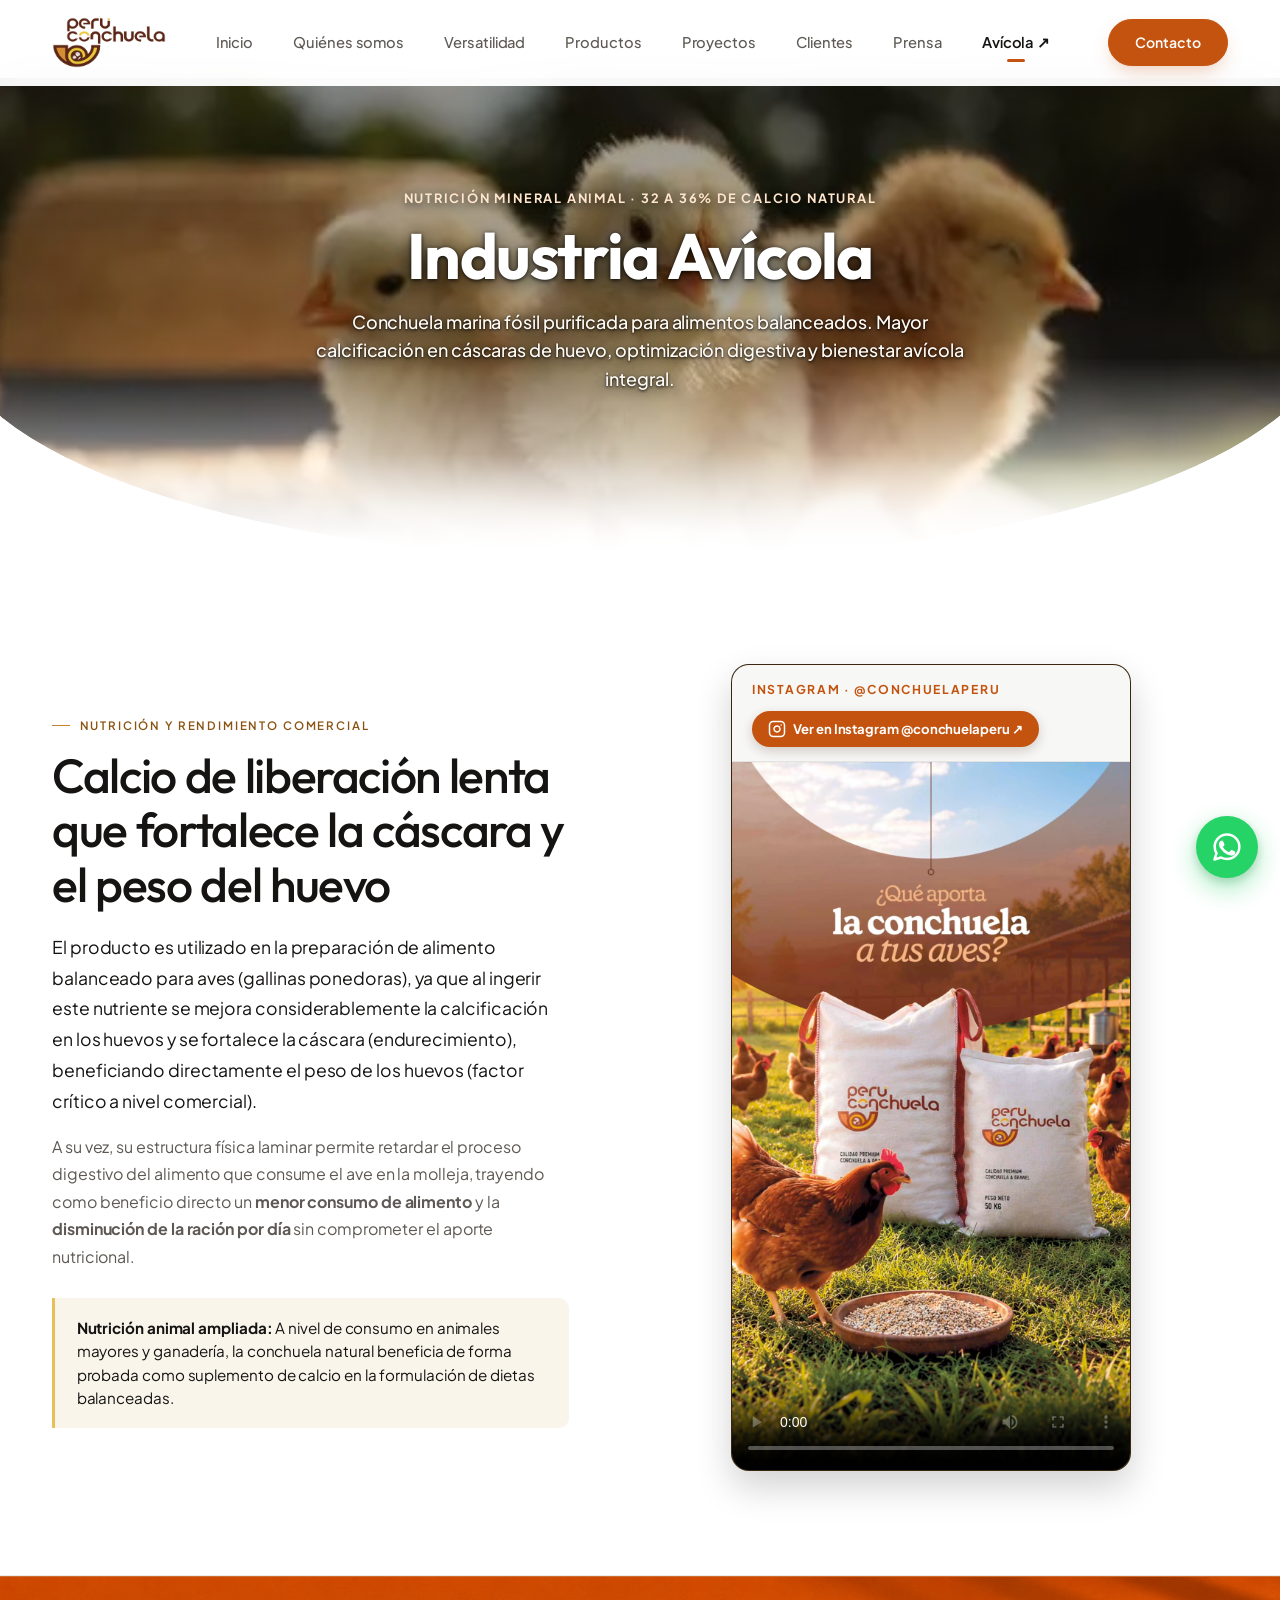
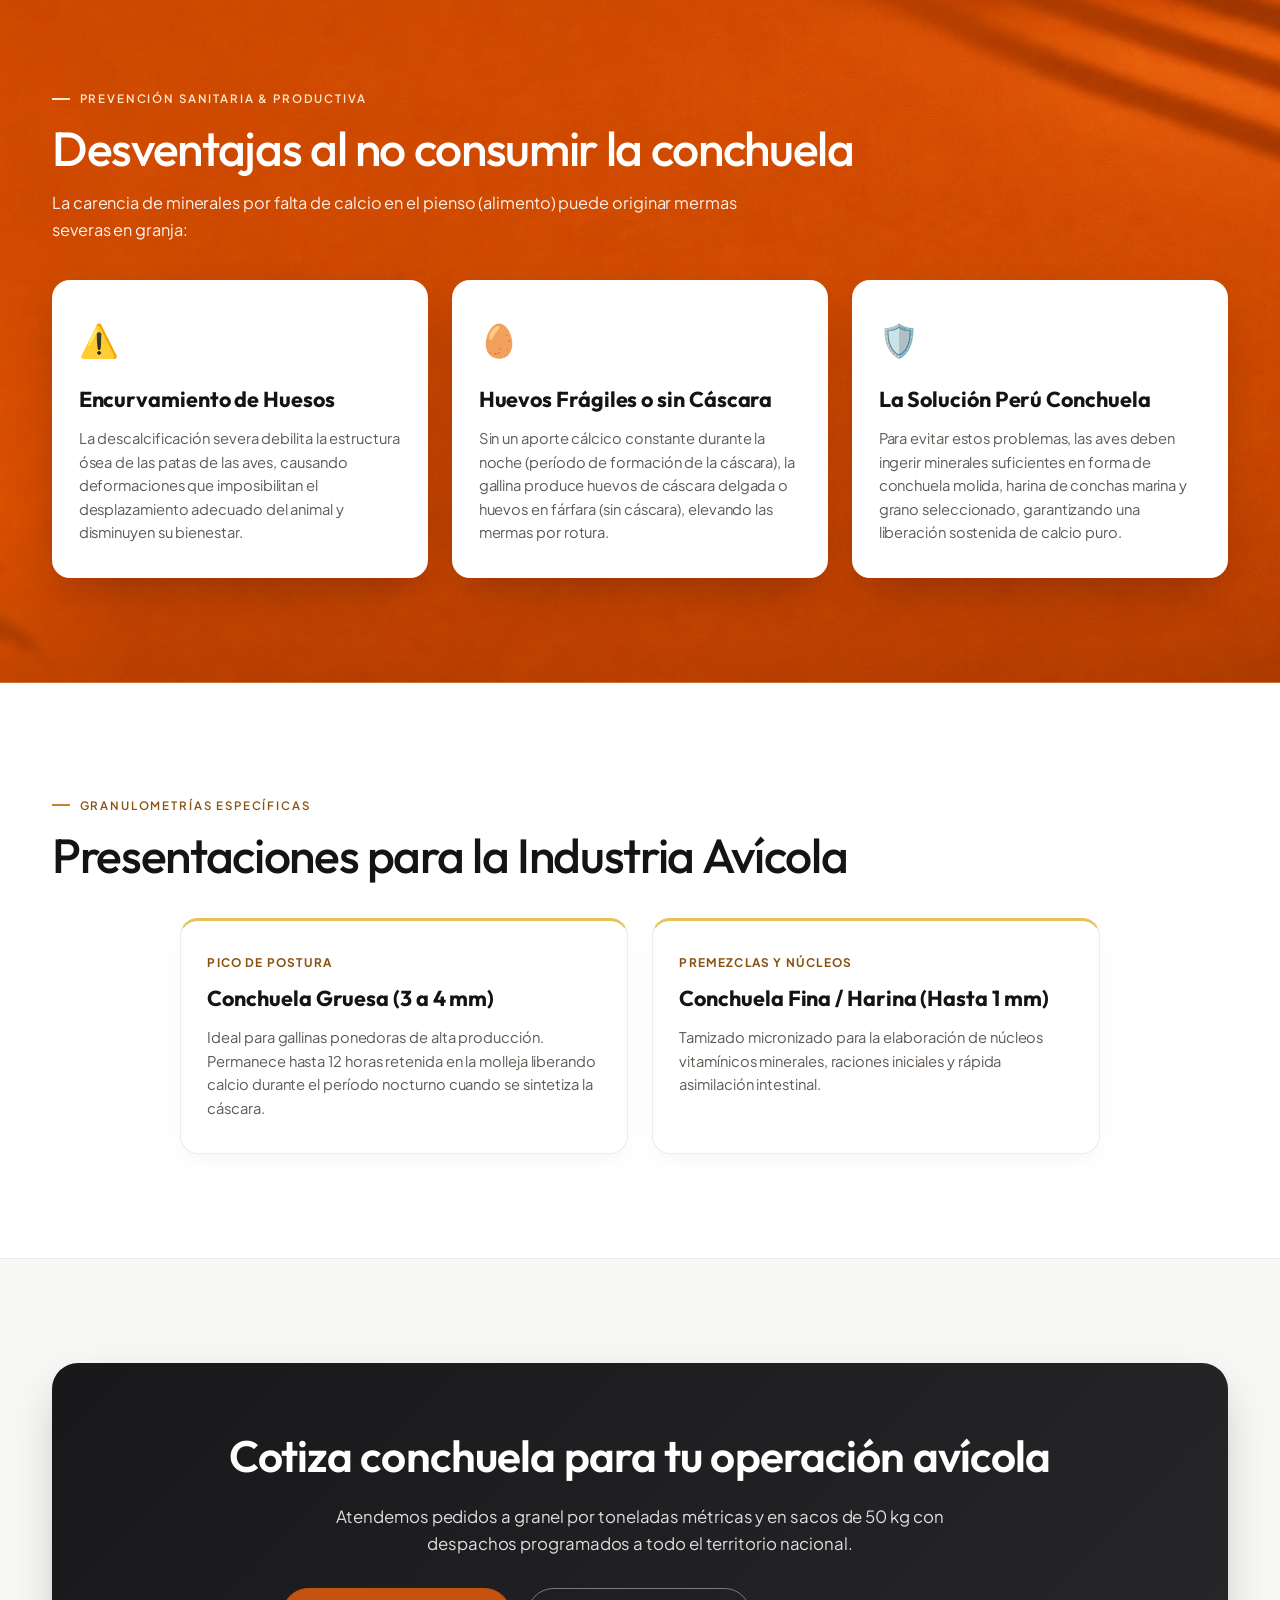
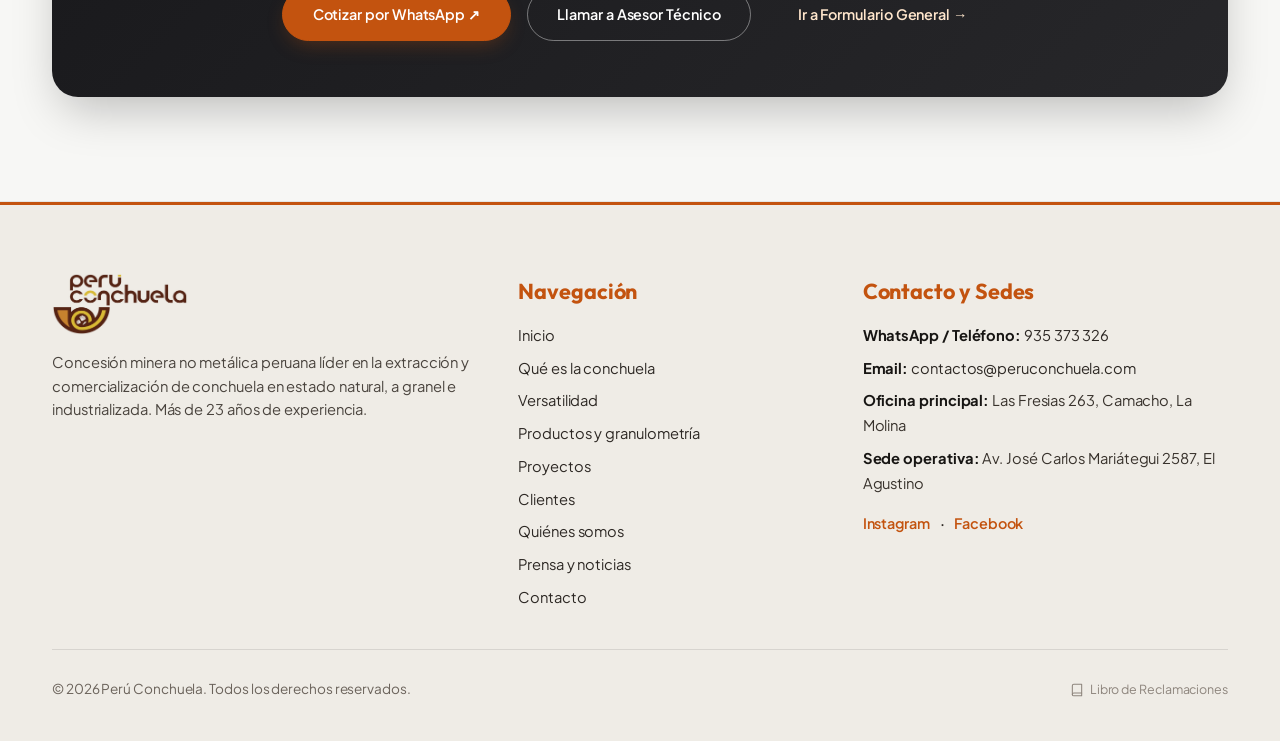
<file: avicola.html>
<!DOCTYPE html>
<html lang="es-PE">
<head>
  <meta charset="UTF-8">
  <meta name="viewport" content="width=device-width, initial-scale=1.0">
  <title>Sector Avícola | Perú Conchuela · Calcio Natural de Alta Asimilación (32 a 36%)</title>
  <meta name="description" content="Insumo mineral natural para la nutrición de aves ponedoras. 32 a 36% de calcio biogénico para fortalecer la cáscara del huevo, mejorar el peso comercial y optimizar la digestión.">
  <meta name="robots" content="index, follow">
  <meta name="referrer" content="strict-origin-when-cross-origin">
  <meta http-equiv="X-Content-Type-Options" content="nosniff">
  <meta http-equiv="Content-Security-Policy" content="default-src 'self'; script-src 'self'; style-src 'self' 'unsafe-inline'; font-src 'self'; img-src 'self' data: https:; media-src 'self'; frame-src https://www.google.com https://maps.google.com; connect-src 'self'; object-src 'none'; base-uri 'self'; form-action 'self'; upgrade-insecure-requests">
  <meta name="theme-color" content="#FFFFFF">
  <link rel="canonical" href="https://peruconchuela.com/avicola.html">

  <!-- Favicon -->
  <link rel="icon" type="image/svg+xml" href="assets/img/favicon.svg">

  <!-- Tipografías locales de alta fidelidad precargadas (Zero-CDN: RGPD / LG München 3 O 17493/20) -->
  <link rel="preload" href="assets/fonts/outfit-latin.woff2" as="font" type="font/woff2" crossorigin>
  <link rel="preload" href="assets/fonts/plus-jakarta-sans-latin.woff2" as="font" type="font/woff2" crossorigin>

  <!-- Hoja de estilos -->
  <link rel="stylesheet" href="css/styles.css">
  <script src="js/reset-scroll.js"></script>
</head>
<body class="page-avicola">

  <!-- HEADER NAVEGACIÓN IDÉNTICO A LA PRINCIPAL -->
  <header class="site-header" id="site-header">
    <div class="container header-inner">
      <a href="index.html#inicio" class="brand-logo" aria-label="Perú Conchuela - Ir al inicio">
        <img src="assets/img/logo.webp" alt="Logotipo de Perú Conchuela, concesión minera no metálica" width="240" height="111">
      </a>

      <button class="nav-toggle" id="nav-toggle" type="button" aria-expanded="false" aria-controls="primary-nav" aria-label="Abrir menú de navegación">
        <span class="nav-toggle-bar"></span>
        <span class="nav-toggle-bar"></span>
        <span class="nav-toggle-bar"></span>
      </button>

      <nav class="primary-nav" id="primary-nav" aria-label="Navegación principal">
        <ul class="nav-list">
          <li><a href="index.html#inicio" class="nav-link">Inicio</a></li>
          <li><a href="index.html#quienes-somos" class="nav-link">Quiénes somos</a></li>
          <li><a href="index.html#versatilidad" class="nav-link">Versatilidad</a></li>
          <li><a href="index.html#productos" class="nav-link">Productos</a></li>
          <li><a href="index.html#proyectos" class="nav-link">Proyectos</a></li>
          <li><a href="index.html#clientes" class="nav-link">Clientes</a></li>
          <li><a href="prensa.html" class="nav-link">Prensa</a></li>
          <li><a href="avicola.html" class="nav-link nav-link-special is-active">Avícola ↗</a></li>
        </ul>
        <a href="index.html#contacto" class="btn btn-primary nav-cta">Contacto</a>
      </nav>
    </div>
  </header>

  <main id="contenido-principal">
    <!-- HERO SECTOR AVÍCOLA CON MEDIALUNA DE POLLITOS DESVANECIDA -->
    <section class="avicola-hero-section" aria-labelledby="avicola-hero-title">
      <div class="avicola-hero-crescent" aria-hidden="true"></div>
      <div class="container">
        <div class="avicola-hero-box">
          <span class="avicola-eyebrow">Nutrición Mineral Animal · 32 a 36% de Calcio Natural</span>
          <h1 class="avicola-hero-title" id="avicola-hero-title">Industria Avícola</h1>
          <p class="avicola-hero-subtitle">Conchuela marina fósil purificada para alimentos balanceados. Mayor calcificación en cáscaras de huevo, optimización digestiva y bienestar avícola integral.</p>
        </div>
      </div>
    </section>

    <!-- BENEFICIOS Y VALOR NUTRICIONAL -->
    <section class="section section-crema" id="beneficios-avicola" aria-labelledby="titulo-beneficios">
      <div class="container">
        <div class="editorial-grid">
          <div class="editorial-lead">
            <p class="eyebrow">Nutrición y Rendimiento Comercial</p>
            <h2 class="section-title" id="titulo-beneficios">Calcio de liberación lenta que fortalece la cáscara y el peso del huevo</h2>
            <p class="lead-paragraph">El producto es utilizado en la preparación de alimento balanceado para aves (gallinas ponedoras), ya que al ingerir este nutriente se mejora considerablemente la calcificación en los huevos y se fortalece la cáscara (endurecimiento), beneficiando directamente el peso de los huevos (factor crítico a nivel comercial).</p>
            
            <p class="body-paragraph">A su vez, su estructura física laminar permite retardar el proceso digestivo del alimento que consume el ave en la molleja, trayendo como beneficio directo un <strong>menor consumo de alimento</strong> y la <strong>disminución de la ración por día</strong> sin comprometer el aporte nutricional.</p>

            <div class="avicola-diet-callout">
              <strong>Nutrición animal ampliada:</strong> A nivel de consumo en animales mayores y ganadería, la conchuela natural beneficia de forma probada como suplemento de calcio en la formulación de dietas balanceadas.
            </div>
          </div>

          <!-- Video de Instagram nativo y completo en la columna derecha -->
          <div class="origin-instagram-card reveal-up">
            <div class="origin-instagram-header">
              <span class="origin-instagram-badge">Instagram · @conchuelaperu</span>
              <a href="https://www.instagram.com/p/DfGMDt0z6sB/" target="_blank" rel="noopener noreferrer" class="origin-instagram-btn" aria-label="Ver video en Instagram de Perú Conchuela">
                <svg width="18" height="18" viewBox="0 0 24 24" fill="none" stroke="currentColor" stroke-width="2" stroke-linecap="round" stroke-linejoin="round" aria-hidden="true">
                  <rect x="2" y="2" width="20" height="20" rx="5" ry="5"></rect>
                  <path d="M16 11.37A4 4 0 1 1 12.63 8 4 4 0 0 1 16 11.37z"></path>
                  <line x1="17.5" y1="6.5" x2="17.51" y2="6.5"></line>
                </svg>
                <span>Ver en Instagram @conchuelaperu ↗</span>
              </a>
            </div>
            <div class="origin-video-wrap">
              <video
                id="avicola-reel-player"
                class="origin-custom-video"
                controls
                playsinline
                preload="metadata"
                poster="assets/img/posters/avicola-instagram-poster.jpg"
              >
                <source src="assets/video/avicola-instagram-video.mp4" type="video/mp4">
                Tu navegador no soporta la reproducción de video HTML5.
              </video>
            </div>
          </div>
        </div>
      </div>
    </section>

    <!-- RIESGOS DE NO CONSUMIR CONCHUELA (BANNER NARANJA) -->
    <section class="section section-banner-naranja" id="desventajas" aria-labelledby="titulo-desventajas">
      <div class="container">
        <div class="section-header-compact">
          <p class="eyebrow">Prevención Sanitaria &amp; Productiva</p>
          <h2 class="section-title" id="titulo-desventajas">Desventajas al no consumir la conchuela</h2>
          <p class="section-subtitle">La carencia de minerales por falta de calcio en el pienso (alimento) puede originar mermas severas en granja:</p>
        </div>

        <div class="avicola-risks-grid">
          <article class="risk-card">
            <div class="risk-icon" aria-hidden="true">⚠️</div>
            <h3 class="risk-title">Encurvamiento de Huesos</h3>
            <p class="risk-desc">La descalcificación severa debilita la estructura ósea de las patas de las aves, causando deformaciones que imposibilitan el desplazamiento adecuado del animal y disminuyen su bienestar.</p>
          </article>

          <article class="risk-card">
            <div class="risk-icon" aria-hidden="true">🥚</div>
            <h3 class="risk-title">Huevos Frágiles o sin Cáscara</h3>
            <p class="risk-desc">Sin un aporte cálcico constante durante la noche (período de formación de la cáscara), la gallina produce huevos de cáscara delgada o huevos en fárfara (sin cáscara), elevando las mermas por rotura.</p>
          </article>

          <article class="risk-card">
            <div class="risk-icon" aria-hidden="true">🛡️</div>
            <h3 class="risk-title">La Solución Perú Conchuela</h3>
            <p class="risk-desc">Para evitar estos problemas, las aves deben ingerir minerales suficientes en forma de conchuela molida, harina de conchas marina y grano seleccionado, garantizando una liberación sostenida de calcio puro.</p>
          </article>
        </div>
      </div>
    </section>

    <!-- CALIBRES RECOMENDADOS PARA AVICULTURA -->
    <section class="section section-crema" id="calibres-avicolas" aria-labelledby="titulo-calibres">
      <div class="container">
        <div class="section-header-compact">
          <p class="eyebrow">Granulometrías Específicas</p>
          <h2 class="section-title" id="titulo-calibres">Presentaciones para la Industria Avícola</h2>
        </div>

        <div class="avicola-calibers-grid">
          <div class="caliber-box">
            <span class="caliber-tag">Pico de Postura</span>
            <h3 class="caliber-name">Conchuela Gruesa (3 a 4 mm)</h3>
            <p class="caliber-desc">Ideal para gallinas ponedoras de alta producción. Permanece hasta 12 horas retenida en la molleja liberando calcio durante el período nocturno cuando se sintetiza la cáscara.</p>
          </div>

          <div class="caliber-box">
            <span class="caliber-tag">Premezclas y Núcleos</span>
            <h3 class="caliber-name">Conchuela Fina / Harina (Hasta 1 mm)</h3>
            <p class="caliber-desc">Tamizado micronizado para la elaboración de núcleos vitamínicos minerales, raciones iniciales y rápida asimilación intestinal.</p>
          </div>
        </div>
      </div>
    </section>

    <!-- SECCIÓN CONTACTO / COTIZACIÓN DIRECTA -->
    <section class="section section-arena" id="contacto" aria-labelledby="titulo-contacto-avicola">
      <div class="container">
        <div class="avicola-cta-banner">
          <div class="avicola-cta-content">
            <h2 class="avicola-cta-title" id="titulo-contacto-avicola">Cotiza conchuela para tu operación avícola</h2>
            <p class="avicola-cta-desc">Atendemos pedidos a granel por toneladas métricas y en sacos de 50 kg con despachos programados a todo el territorio nacional.</p>
            <div class="avicola-cta-actions">
              <a href="https://wa.me/51955117369?text=Hola%20Per%C3%BA%20Conchuela,%20deseo%20cotizar%20conchuela%20para%20la%20industria%20av%C3%ADcola" target="_blank" rel="noopener noreferrer" class="btn btn-primary">Cotizar por WhatsApp ↗</a>
              <a href="tel:+51955117369" class="btn btn-outline">Llamar a Asesor Técnico</a>
              <a href="index.html#contacto" class="btn btn-ghost">Ir a Formulario General →</a>
            </div>
          </div>
        </div>
      </div>
    </section>
  </main>

  <!-- FOOTER IDÉNTICO A LA PRINCIPAL -->
  <footer class="site-footer">
    <div class="container">
      <div class="footer-grid">
        <div class="footer-brand-col">
          <a href="index.html#inicio" class="footer-logo-link" aria-label="Perú Conchuela - Volver al inicio">
            <img src="assets/img/logo-footer.jpg" alt="Logotipo oficial de Perú Conchuela" width="220" height="101" loading="lazy">
          </a>
          <p class="footer-description">Concesión minera no metálica peruana líder en la extracción y comercialización de conchuela en estado natural, a granel e industrializada. Más de 23 años de experiencia.</p>
        </div>

        <nav class="footer-nav-col" aria-label="Enlaces del pie de página">
          <h2 class="footer-heading">Navegación</h2>
          <ul class="footer-links">
            <li><a href="index.html#inicio">Inicio</a></li>
            <li><a href="index.html#que-es">Qué es la conchuela</a></li>
            <li><a href="index.html#versatilidad">Versatilidad</a></li>
            <li><a href="index.html#productos">Productos y granulometría</a></li>
            <li><a href="index.html#proyectos">Proyectos</a></li>
            <li><a href="index.html#clientes">Clientes</a></li>
            <li><a href="index.html#quienes-somos">Quiénes somos</a></li>
            <li><a href="prensa.html">Prensa y noticias</a></li>
            <li><a href="index.html#contacto">Contacto</a></li>
          </ul>
        </nav>

        <div class="footer-contact-col">
          <h2 class="footer-heading">Contacto y Sedes</h2>
          <ul class="footer-contact-list">
            <li><strong>WhatsApp / Teléfono:</strong> <a href="https://wa.me/51935373326" target="_blank" rel="noopener noreferrer">935 373 326</a></li>
            <li><strong>Email:</strong> <a href="mailto:contactos@peruconchuela.com">contactos@peruconchuela.com</a></li>
            <li><strong>Oficina principal:</strong> Las Fresias 263, Camacho, La Molina</li>
            <li><strong>Sede operativa:</strong> Av. José Carlos Mariátegui 2587, El Agustino</li>
          </ul>
          <div class="footer-socials">
            <a href="https://instagram.com/conchuelaperu" target="_blank" rel="noopener noreferrer" aria-label="Visitar Instagram de Perú Conchuela">Instagram</a>
            <span aria-hidden="true">·</span>
            <a href="https://facebook.com/peruconchuela" target="_blank" rel="noopener noreferrer" aria-label="Visitar Facebook de Perú Conchuela">Facebook</a>
          </div>
        </div>
      </div>

      <div class="footer-bottom">
        <p class="copyright">© 2026 Perú Conchuela. Todos los derechos reservados.</p>
        <div class="footer-legal-links">
          <a href="libro-reclamaciones.html" class="footer-legal-link footer-reclamos-link" aria-label="Acceder al Libro de Reclamaciones Virtual">
            <svg width="14" height="14" viewBox="0 0 24 24" fill="none" stroke="currentColor" stroke-width="1.8" stroke-linecap="round" stroke-linejoin="round" aria-hidden="true">
              <path d="M4 19.5A2.5 2.5 0 0 1 6.5 17H20"></path>
              <path d="M6.5 2H20v20H6.5A2.5 2.5 0 0 1 4 19.5v-15A2.5 2.5 0 0 1 6.5 2z"></path>
            </svg>
            Libro de Reclamaciones
          </a>
        </div>
      </div>
    </div>
  </footer>

  <!-- BOTÓN FLOTANTE DE WHATSAPP -->
  <a href="https://wa.me/51935373326?text=Hola%20Per%C3%BA%20Conchuela%2C%20deseo%20solicitar%20informaci%C3%B3n%20sobre%20conchuela%20para%20la%20industria%20av%C3%ADcola." class="whatsapp-float" target="_blank" rel="noopener noreferrer" aria-label="Contactar a Perú Conchuela por WhatsApp al 935 373 326">
    <svg width="34" height="34" viewBox="0 0 32 32" fill="none" aria-hidden="true">
      <path d="M16.02 4.2C9.6 4.2 4.4 9.36 4.4 15.73c0 2.18.61 4.3 1.77 6.13L4.2 27.8l6.14-1.92a11.66 11.66 0 0 0 5.68 1.46c6.42 0 11.62-5.16 11.62-11.53 0-6.37-5.2-11.61-11.62-11.61Z" stroke="#FFFFFF" stroke-width="2.35" stroke-linecap="round" stroke-linejoin="round"/>
      <path d="M12.35 10.65c-.28-.62-.58-.63-.85-.64-.22-.01-.47-.01-.72-.01-.25 0-.66.09-1 .47-.35.38-1.32 1.29-1.32 3.14 0 1.85 1.35 3.64 1.54 3.89.19.25 2.61 4.16 6.44 5.66 3.18 1.25 3.83 1 4.52.94.69-.06 2.23-.91 2.54-1.79.31-.88.31-1.63.22-1.79-.09-.16-.34-.25-.72-.44-.38-.19-2.23-1.1-2.57-1.22-.35-.13-.6-.19-.85.19-.25.38-.97 1.22-1.19 1.47-.22.25-.44.28-.82.09-.38-.19-1.59-.58-3.03-1.86-1.12-1-1.88-2.23-2.1-2.61-.22-.38-.02-.58.17-.77.17-.17.38-.44.57-.66.19-.22.25-.38.38-.63.12-.25.06-.47-.03-.66-.09-.19-.83-2.04-1.14-2.79Z" fill="#FFFFFF"/>
    </svg>
  </a>

  <script src="js/main.js"></script>
</body>
</html>
</file>
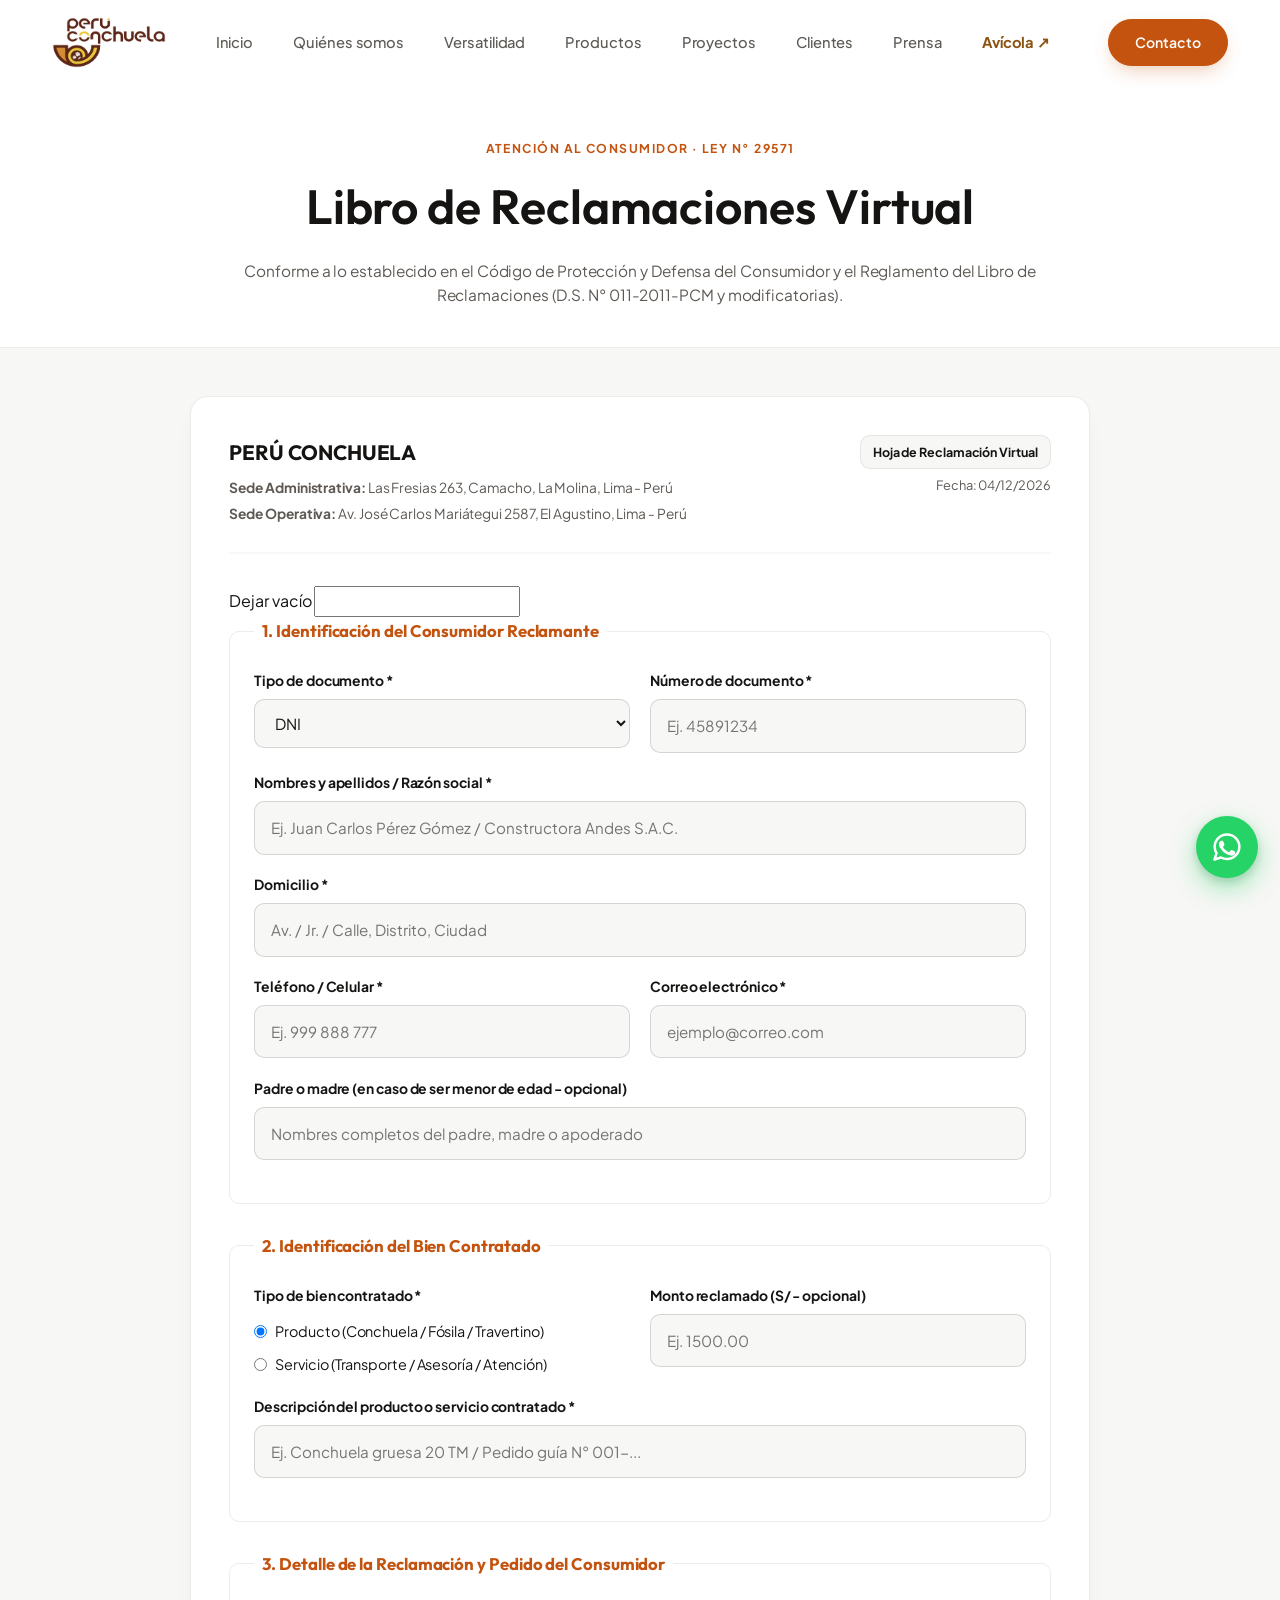
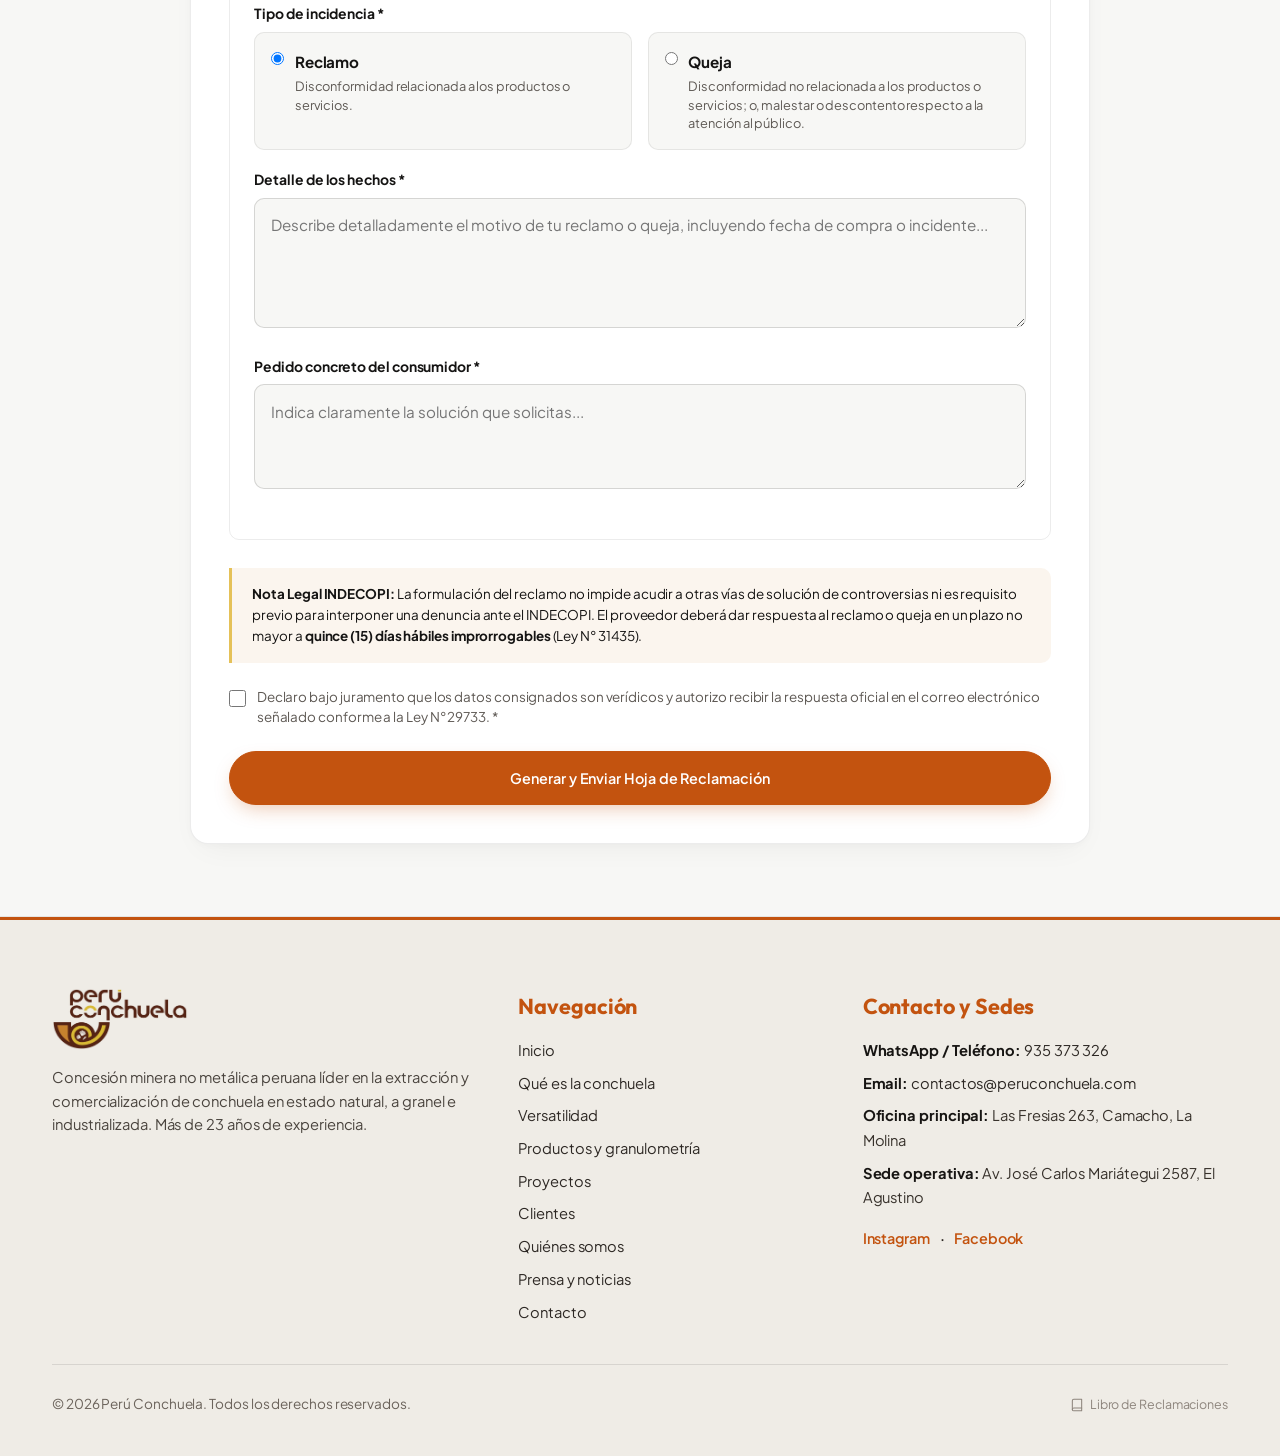
<file: libro-reclamaciones.html>
<!DOCTYPE html>
<html lang="es" dir="ltr">
<head>
  <meta charset="UTF-8">
  <meta name="viewport" content="width=device-width, initial-scale=1.0">
  <title>Libro de Reclamaciones Virtual | Perú Conchuela</title>
  <meta name="description" content="Libro de Reclamaciones Virtual de Perú Conchuela conforme al Código de Protección y Defensa del Consumidor (Ley N° 29571) y D.S. N° 011-2011-PCM.">
  <meta name="robots" content="noindex, follow">
  <meta name="referrer" content="strict-origin-when-cross-origin">
  <meta http-equiv="X-Content-Type-Options" content="nosniff">
  <meta http-equiv="Content-Security-Policy" content="default-src 'self'; script-src 'self'; style-src 'self' 'unsafe-inline'; font-src 'self'; img-src 'self' data: https:; media-src 'self'; frame-src https://www.google.com https://maps.google.com; connect-src 'self'; object-src 'none'; base-uri 'self'; form-action 'self'; upgrade-insecure-requests">
  <meta name="theme-color" content="#FFFFFF">
  <link rel="canonical" href="https://peruconchuela.com/libro-reclamaciones.html">

  <!-- Favicon -->
  <link rel="icon" type="image/svg+xml" href="assets/img/favicon.svg">

  <!-- Tipografías locales precargadas (Zero-CDN: RGPD / LG München 3 O 17493/20) -->
  <link rel="preload" href="assets/fonts/outfit-latin.woff2" as="font" type="font/woff2" crossorigin>
  <link rel="preload" href="assets/fonts/plus-jakarta-sans-latin.woff2" as="font" type="font/woff2" crossorigin>

  <!-- Hoja de estilos -->
  <link rel="stylesheet" href="css/styles.css">
  <script src="js/reset-scroll.js"></script>
</head>
<body class="page-claims">
  <!-- Enlace accesible para salto directo al contenido -->
  <a class="skip-link" href="#contenido-principal">Saltar al contenido principal</a>

  <!-- HEADER FIJO -->
  <header class="site-header" id="site-header">
    <div class="container header-inner">
      <a href="index.html#inicio" class="brand-logo" aria-label="Perú Conchuela - Ir al inicio">
        <img src="assets/img/logo.webp" alt="Logotipo de Perú Conchuela, concesión minera no metálica" width="240" height="111">
      </a>

      <button class="nav-toggle" id="nav-toggle" type="button" aria-expanded="false" aria-controls="primary-nav" aria-label="Abrir menú de navegación">
        <span class="nav-toggle-bar"></span>
        <span class="nav-toggle-bar"></span>
        <span class="nav-toggle-bar"></span>
      </button>

      <nav class="primary-nav" id="primary-nav" aria-label="Navegación principal">
        <ul class="nav-list">
          <li><a href="index.html#inicio" class="nav-link">Inicio</a></li>
          <li><a href="index.html#quienes-somos" class="nav-link">Quiénes somos</a></li>
          <li><a href="index.html#versatilidad" class="nav-link">Versatilidad</a></li>
          <li><a href="index.html#productos" class="nav-link">Productos</a></li>
          <li><a href="index.html#proyectos" class="nav-link">Proyectos</a></li>
          <li><a href="index.html#clientes" class="nav-link">Clientes</a></li>
          <li><a href="prensa.html" class="nav-link">Prensa</a></li>
          <li><a href="avicola.html" target="_blank" rel="noopener noreferrer" class="nav-link nav-link-special">Avícola ↗</a></li>
        </ul>
        <a href="index.html#contacto" class="btn btn-primary nav-cta">Contacto</a>
      </nav>
    </div>
  </header>

  <main id="contenido-principal">
    <section class="claims-hero-section" aria-labelledby="claims-hero-title">
      <div class="container">
        <div class="claims-hero-box">
          <span class="claims-eyebrow">Atención al Consumidor · Ley N° 29571</span>
          <h1 class="claims-hero-title" id="claims-hero-title">Libro de Reclamaciones Virtual</h1>
          <p class="claims-hero-subtitle">Conforme a lo establecido en el Código de Protección y Defensa del Consumidor y el Reglamento del Libro de Reclamaciones (D.S. N° 011-2011-PCM y modificatorias).</p>
        </div>
      </div>
    </section>

    <section class="section section-claims-body" aria-label="Formulario oficial del Libro de Reclamaciones">
      <div class="container">
        <div class="claims-wrapper">
          <!-- Cabecera Institucional de la Hoja de Reclamación -->
          <div class="claims-provider-header">
            <div class="claims-provider-info">
              <h2>PERÚ CONCHUELA</h2>
              <p><strong>Sede Administrativa:</strong> Las Fresias 263, Camacho, La Molina, Lima - Perú</p>
              <p><strong>Sede Operativa:</strong> Av. José Carlos Mariátegui 2587, El Agustino, Lima - Perú</p>
            </div>
            <div class="claims-sheet-meta">
              <span class="claims-sheet-badge">Hoja de Reclamación Virtual</span>
              <span class="claims-sheet-date" id="claims-current-date">Fecha de registro: Automática al enviar</span>
            </div>
          </div>

          <form class="claims-form" id="claims-form" novalidate>
            <!-- Campo anti-bot honeypot oculto -->
            <div class="form-honeypot" aria-hidden="true">
              <label for="claims_website_hp">Dejar vacío</label>
              <input type="text" id="claims_website_hp" name="claims_website_hp" tabindex="-1" autocomplete="off">
            </div>

            <!-- SECCIÓN 1: IDENTIFICACIÓN DEL CONSUMIDOR -->
            <fieldset class="claims-fieldset">
              <legend class="claims-legend">1. Identificación del Consumidor Reclamante</legend>

              <div class="claims-grid-2">
                <div class="form-group">
                  <label for="lr-doc-tipo" class="form-label">Tipo de documento <span class="req">*</span></label>
                  <select id="lr-doc-tipo" name="doc_tipo" class="form-control" required>
                    <option value="DNI">DNI</option>
                    <option value="RUC">RUC</option>
                    <option value="CE">Carné de Extranjería</option>
                    <option value="Pasaporte">Pasaporte</option>
                  </select>
                </div>

                <div class="form-group">
                  <label for="lr-doc-num" class="form-label">Número de documento <span class="req">*</span></label>
                  <input type="text" id="lr-doc-num" name="doc_num" class="form-control" required minlength="8" maxlength="15" placeholder="Ej. 45891234" aria-describedby="error-lr-doc-num">
                  <span class="form-error" id="error-lr-doc-num" role="alert"></span>
                </div>
              </div>

              <div class="form-group">
                <label for="lr-nombre" class="form-label">Nombres y apellidos / Razón social <span class="req">*</span></label>
                <input type="text" id="lr-nombre" name="nombre" class="form-control" required minlength="3" maxlength="150" placeholder="Ej. Juan Carlos Pérez Gómez / Constructora Andes S.A.C." aria-describedby="error-lr-nombre">
                <span class="form-error" id="error-lr-nombre" role="alert"></span>
              </div>

              <div class="form-group">
                <label for="lr-domicilio" class="form-label">Domicilio <span class="req">*</span></label>
                <input type="text" id="lr-domicilio" name="domicilio" class="form-control" required minlength="5" maxlength="200" placeholder="Av. / Jr. / Calle, Distrito, Ciudad" aria-describedby="error-lr-domicilio">
                <span class="form-error" id="error-lr-domicilio" role="alert"></span>
              </div>

              <div class="claims-grid-2">
                <div class="form-group">
                  <label for="lr-telefono" class="form-label">Teléfono / Celular <span class="req">*</span></label>
                  <input type="tel" id="lr-telefono" name="telefono" class="form-control" required minlength="7" maxlength="20" placeholder="Ej. 999 888 777" aria-describedby="error-lr-telefono">
                  <span class="form-error" id="error-lr-telefono" role="alert"></span>
                </div>

                <div class="form-group">
                  <label for="lr-email" class="form-label">Correo electrónico <span class="req">*</span></label>
                  <input type="email" id="lr-email" name="email" class="form-control" required maxlength="120" placeholder="ejemplo@correo.com" aria-describedby="error-lr-email">
                  <span class="form-error" id="error-lr-email" role="alert"></span>
                </div>
              </div>

              <div class="form-group">
                <label for="lr-apoderado" class="form-label">Padre o madre (en caso de ser menor de edad - opcional)</label>
                <input type="text" id="lr-apoderado" name="apoderado" class="form-control" maxlength="150" placeholder="Nombres completos del padre, madre o apoderado">
              </div>
            </fieldset>

            <!-- SECCIÓN 2: IDENTIFICACIÓN DEL BIEN CONTRATADO -->
            <fieldset class="claims-fieldset">
              <legend class="claims-legend">2. Identificación del Bien Contratado</legend>

              <div class="claims-grid-2">
                <div class="form-group">
                  <span class="form-label">Tipo de bien contratado <span class="req">*</span></span>
                  <div class="claims-radio-group">
                    <label class="claims-radio-label">
                      <input type="radio" name="bien_tipo" value="Producto" checked>
                      <span>Producto (Conchuela / Fósila / Travertino)</span>
                    </label>
                    <label class="claims-radio-label">
                      <input type="radio" name="bien_tipo" value="Servicio">
                      <span>Servicio (Transporte / Asesoría / Atención)</span>
                    </label>
                  </div>
                </div>

                <div class="form-group">
                  <label for="lr-monto" class="form-label">Monto reclamado (S/ - opcional)</label>
                  <input type="number" id="lr-monto" name="monto" class="form-control" min="0" step="0.01" placeholder="Ej. 1500.00">
                </div>
              </div>

              <div class="form-group">
                <label for="lr-bien-desc" class="form-label">Descripción del producto o servicio contratado <span class="req">*</span></label>
                <input type="text" id="lr-bien-desc" name="bien_desc" class="form-control" required minlength="4" maxlength="250" placeholder="Ej. Conchuela gruesa 20 TM / Pedido guía N° 001-..." aria-describedby="error-lr-bien-desc">
                <span class="form-error" id="error-lr-bien-desc" role="alert"></span>
              </div>
            </fieldset>

            <!-- SECCIÓN 3: DETALLE DE LA RECLAMACIÓN Y PEDIDO -->
            <fieldset class="claims-fieldset">
              <legend class="claims-legend">3. Detalle de la Reclamación y Pedido del Consumidor</legend>

              <div class="form-group">
                <span class="form-label">Tipo de incidencia <span class="req">*</span></span>
                <div class="claims-type-cards">
                  <label class="claims-type-card">
                    <input type="radio" name="incidencia_tipo" value="Reclamo" checked>
                    <div>
                      <strong>Reclamo</strong>
                      <p>Disconformidad relacionada a los productos o servicios.</p>
                    </div>
                  </label>
                  <label class="claims-type-card">
                    <input type="radio" name="incidencia_tipo" value="Queja">
                    <div>
                      <strong>Queja</strong>
                      <p>Disconformidad no relacionada a los productos o servicios; o, malestar o descontento respecto a la atención al público.</p>
                    </div>
                  </label>
                </div>
              </div>

              <div class="form-group">
                <label for="lr-detalle" class="form-label">Detalle de los hechos <span class="req">*</span></label>
                <textarea id="lr-detalle" name="detalle" class="form-control form-textarea" required minlength="10" maxlength="2000" rows="4" placeholder="Describe detalladamente el motivo de tu reclamo o queja, incluyendo fecha de compra o incidente..." aria-describedby="error-lr-detalle"></textarea>
                <span class="form-error" id="error-lr-detalle" role="alert"></span>
              </div>

              <div class="form-group">
                <label for="lr-pedido" class="form-label">Pedido concreto del consumidor <span class="req">*</span></label>
                <textarea id="lr-pedido" name="pedido" class="form-control form-textarea" required minlength="5" maxlength="1000" rows="3" placeholder="Indica claramente la solución que solicitas..." aria-describedby="error-lr-pedido"></textarea>
                <span class="form-error" id="error-lr-pedido" role="alert"></span>
              </div>
            </fieldset>

            <!-- SECCIÓN 4: AVISO LEGAL Y DECLARACIÓN -->
            <div class="claims-legal-notice">
              <p><strong>Nota Legal INDECOPI:</strong> La formulación del reclamo no impide acudir a otras vías de solución de controversias ni es requisito previo para interponer una denuncia ante el INDECOPI. El proveedor deberá dar respuesta al reclamo o queja en un plazo no mayor a <strong>quince (15) días hábiles improrrogables</strong> (Ley N° 31435).</p>
            </div>

            <div class="form-group form-group-consent">
              <label class="form-consent-label" for="lr-declaracion">
                <input type="checkbox" id="lr-declaracion" name="declaracion" class="form-consent-checkbox" required aria-describedby="error-lr-declaracion">
                <span>Declaro bajo juramento que los datos consignados son verídicos y autorizo recibir la respuesta oficial en el correo electrónico señalado conforme a la Ley N° 29733. <span class="req">*</span></span>
              </label>
              <span class="form-error" id="error-lr-declaracion" role="alert"></span>
            </div>

            <div class="claims-submit-row">
              <button type="submit" class="btn btn-primary btn-full">Generar y Enviar Hoja de Reclamación</button>
            </div>

            <!-- CONSTANCIA / COMPROBANTE GENERADO -->
            <div class="claims-receipt-box" id="claims-receipt-box" role="status" aria-live="polite" hidden>
              <div class="claims-receipt-header">
                <h3>Hoja de Reclamación Generada</h3>
                <span class="claims-receipt-code" id="claims-receipt-code">LR-2026-0000</span>
              </div>
              <p class="claims-receipt-intro">Tu constancia ha sido generada correctamente. Para completar la recepción formal por parte de nuestra área de atención al consumidor, envía la constancia por uno de los canales oficiales:</p>
              <pre class="claims-receipt-summary" id="claims-receipt-summary"></pre>
              <div class="claims-receipt-actions">
                <a href="mailto:contactos@peruconchuela.com" id="claims-mailto-link" class="btn btn-primary">Enviar por Correo Oficial ↗</a>
                <a href="https://wa.me/51935373326" id="claims-whatsapp-link" target="_blank" rel="noopener noreferrer" class="btn btn-outline">Enviar copia por WhatsApp ↗</a>
                <button type="button" id="claims-print-btn" class="btn btn-ghost">Imprimir / Guardar PDF</button>
              </div>
            </div>
          </form>
        </div>
      </div>
    </section>
  </main>

  <!-- FOOTER IDÉNTICO -->
  <footer class="site-footer">
    <div class="container">
      <div class="footer-grid">
        <div class="footer-brand-col">
          <a href="index.html#inicio" class="footer-logo-link" aria-label="Perú Conchuela - Volver al inicio">
            <img src="assets/img/logo-footer.jpg" alt="Logotipo oficial de Perú Conchuela" width="220" height="101" loading="lazy">
          </a>
          <p class="footer-description">Concesión minera no metálica peruana líder en la extracción y comercialización de conchuela en estado natural, a granel e industrializada. Más de 23 años de experiencia.</p>
        </div>

        <nav class="footer-nav-col" aria-label="Enlaces del pie de página">
          <h2 class="footer-heading">Navegación</h2>
          <ul class="footer-links">
            <li><a href="index.html#inicio">Inicio</a></li>
            <li><a href="index.html#que-es">Qué es la conchuela</a></li>
            <li><a href="index.html#versatilidad">Versatilidad</a></li>
            <li><a href="index.html#productos">Productos y granulometría</a></li>
            <li><a href="index.html#proyectos">Proyectos</a></li>
            <li><a href="index.html#clientes">Clientes</a></li>
            <li><a href="index.html#quienes-somos">Quiénes somos</a></li>
            <li><a href="prensa.html">Prensa y noticias</a></li>
            <li><a href="index.html#contacto">Contacto</a></li>
          </ul>
        </nav>

        <div class="footer-contact-col">
          <h2 class="footer-heading">Contacto y Sedes</h2>
          <ul class="footer-contact-list">
            <li><strong>WhatsApp / Teléfono:</strong> <a href="https://wa.me/51935373326" target="_blank" rel="noopener noreferrer">935 373 326</a></li>
            <li><strong>Email:</strong> <a href="mailto:contactos@peruconchuela.com">contactos@peruconchuela.com</a></li>
            <li><strong>Oficina principal:</strong> Las Fresias 263, Camacho, La Molina</li>
            <li><strong>Sede operativa:</strong> Av. José Carlos Mariátegui 2587, El Agustino</li>
          </ul>
          <div class="footer-socials">
            <a href="https://instagram.com/conchuelaperu" target="_blank" rel="noopener noreferrer" aria-label="Visitar Instagram de Perú Conchuela">Instagram</a>
            <span aria-hidden="true">·</span>
            <a href="https://facebook.com/peruconchuela" target="_blank" rel="noopener noreferrer" aria-label="Visitar Facebook de Perú Conchuela">Facebook</a>
          </div>
        </div>
      </div>

      <div class="footer-bottom">
        <p class="copyright">© 2026 Perú Conchuela. Todos los derechos reservados.</p>
        <div class="footer-legal-links">
          <a href="libro-reclamaciones.html" class="footer-legal-link footer-reclamos-link" aria-label="Acceder al Libro de Reclamaciones Virtual">
            <svg width="14" height="14" viewBox="0 0 24 24" fill="none" stroke="currentColor" stroke-width="1.8" stroke-linecap="round" stroke-linejoin="round" aria-hidden="true">
              <path d="M4 19.5A2.5 2.5 0 0 1 6.5 17H20"></path>
              <path d="M6.5 2H20v20H6.5A2.5 2.5 0 0 1 4 19.5v-15A2.5 2.5 0 0 1 6.5 2z"></path>
            </svg>
            Libro de Reclamaciones
          </a>
        </div>
      </div>
    </div>
  </footer>

  <!-- BOTÓN FLOTANTE DE WHATSAPP -->
  <a href="https://wa.me/51935373326?text=Hola%20Per%C3%BA%20Conchuela%2C%20deseo%20solicitar%20informaci%C3%B3n%20sobre%20conchuela%20natural." class="whatsapp-float" target="_blank" rel="noopener noreferrer" aria-label="Contactar a Perú Conchuela por WhatsApp al 935 373 326">
    <svg width="34" height="34" viewBox="0 0 32 32" fill="none" aria-hidden="true">
      <path d="M16.02 4.2C9.6 4.2 4.4 9.36 4.4 15.73c0 2.18.61 4.3 1.77 6.13L4.2 27.8l6.14-1.92a11.66 11.66 0 0 0 5.68 1.46c6.42 0 11.62-5.16 11.62-11.53 0-6.37-5.2-11.61-11.62-11.61Z" stroke="#FFFFFF" stroke-width="2.35" stroke-linecap="round" stroke-linejoin="round"/>
      <path d="M12.35 10.65c-.28-.62-.58-.63-.85-.64-.22-.01-.47-.01-.72-.01-.25 0-.66.09-1 .47-.35.38-1.32 1.29-1.32 3.14 0 1.85 1.35 3.64 1.54 3.89.19.25 2.61 4.16 6.44 5.66 3.18 1.25 3.83 1 4.52.94.69-.06 2.23-.91 2.54-1.79.31-.88.31-1.63.22-1.79-.09-.16-.34-.25-.72-.44-.38-.19-2.23-1.1-2.57-1.22-.35-.13-.6-.19-.85.19-.25.38-.97 1.22-1.19 1.47-.22.25-.44.28-.82.09-.38-.19-1.59-.58-3.03-1.86-1.12-1-1.88-2.23-2.1-2.61-.22-.38-.02-.58.17-.77.17-.17.38-.44.57-.66.19-.22.25-.38.38-.63.12-.25.06-.47-.03-.66-.09-.19-.83-2.04-1.14-2.79Z" fill="#FFFFFF"/>
    </svg>
  </a>

  <!-- GSAP y ScrollTrigger alojados localmente -->
  <script src="js/vendor/gsap.min.js" defer></script>
  <script src="js/vendor/ScrollTrigger.min.js" defer></script>
  <script src="js/main.js" defer></script>
</body>
</html>
</file>
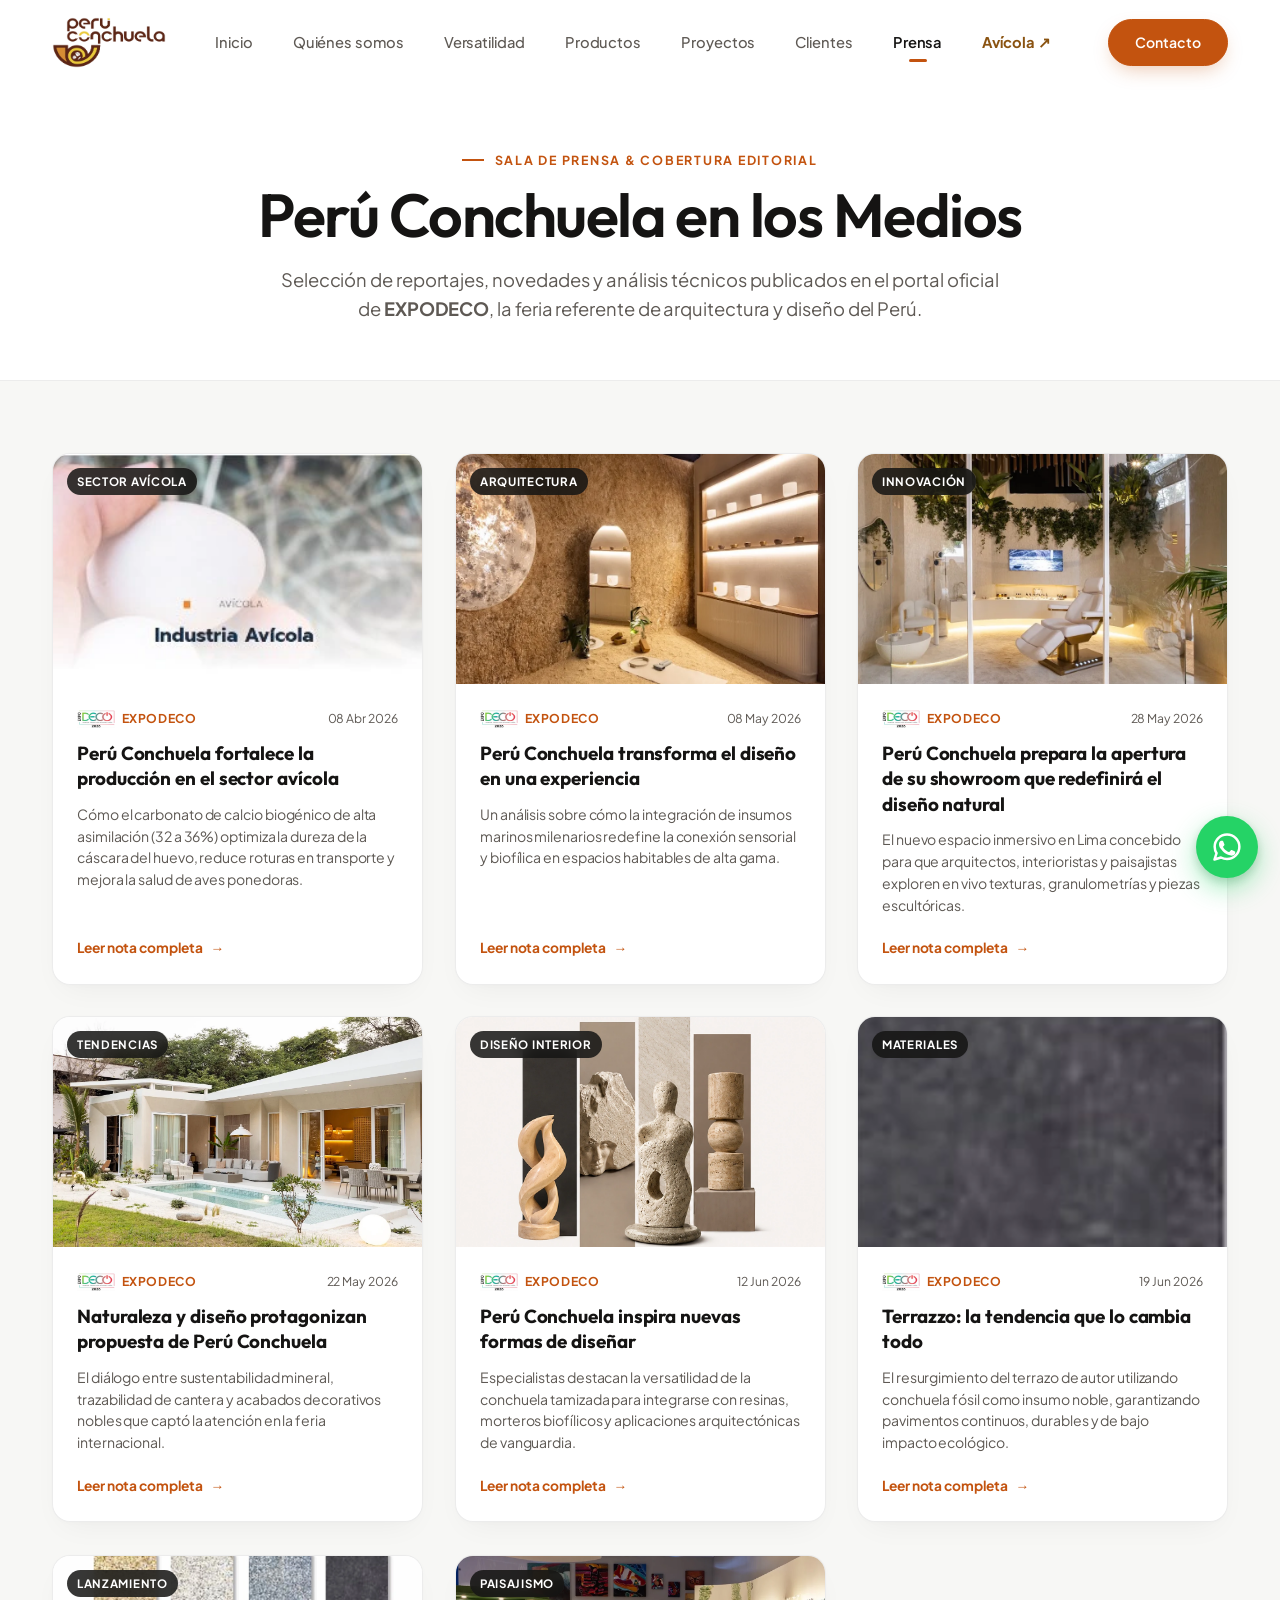
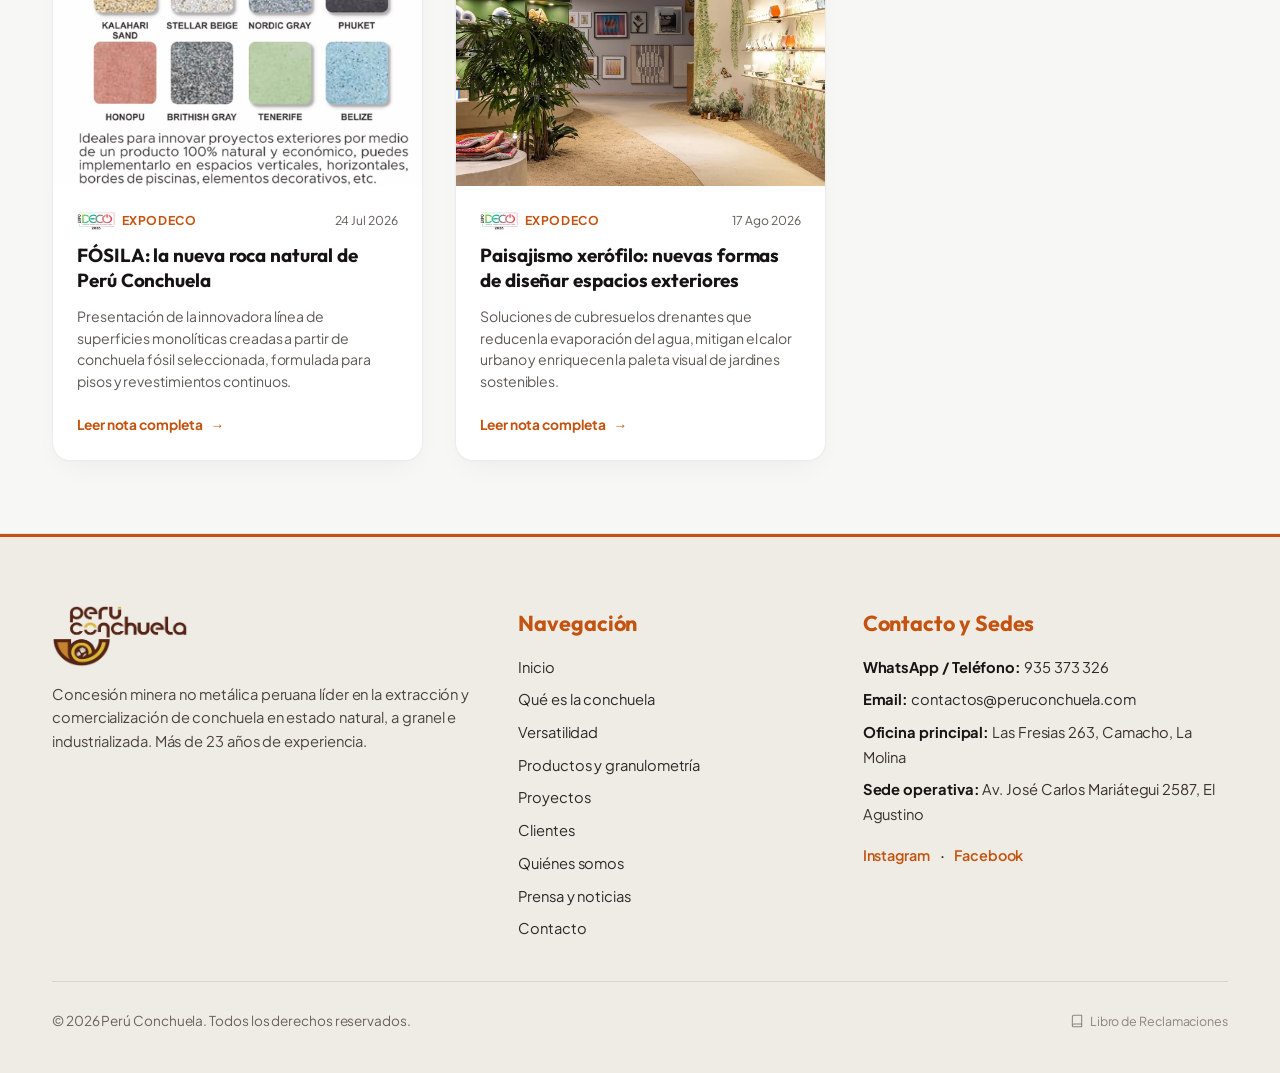
<file: prensa.html>
<!DOCTYPE html>
<html lang="es" dir="ltr">
<head>
  <meta charset="UTF-8">
  <meta name="viewport" content="width=device-width, initial-scale=1.0">
  <title>Prensa y Medios | Perú Conchuela · Publicaciones Oficiales en Expodeco</title>
  <meta name="description" content="Descubre las publicaciones, artículos y coberturas editoriales especializadas de Perú Conchuela en EXPODECO: arquitectura, biofilia, nutrición avícola, showroom e innovación mineral.">
  <meta name="robots" content="index, follow">
  <meta name="referrer" content="strict-origin-when-cross-origin">
  <meta http-equiv="X-Content-Type-Options" content="nosniff">
  <meta http-equiv="Content-Security-Policy" content="default-src 'self'; script-src 'self'; style-src 'self' 'unsafe-inline'; font-src 'self'; img-src 'self' data: https:; media-src 'self'; frame-src https://www.google.com https://maps.google.com; connect-src 'self'; object-src 'none'; base-uri 'self'; form-action 'self'; upgrade-insecure-requests">
  <meta name="theme-color" content="#FFFFFF">
  <link rel="canonical" href="https://peruconchuela.com/prensa.html">

  <!-- Favicon -->
  <link rel="icon" type="image/svg+xml" href="assets/img/favicon.svg">

  <!-- Open Graph -->
  <meta property="og:locale" content="es_PE">
  <meta property="og:type" content="website">
  <meta property="og:site_name" content="Perú Conchuela">
  <meta property="og:title" content="Prensa y Medios | Perú Conchuela · Publicaciones en Expodeco">
  <meta property="og:description" content="Artículos, reportajes y análisis especializados publicados en la revista oficial de arquitectura y diseño EXPODECO sobre Perú Conchuela.">
  <meta property="og:url" content="https://peruconchuela.com/prensa.html">
  <meta property="og:image" content="https://peruconchuela.com/assets/img/og-peru-conchuela.webp">
  <meta property="og:image:width" content="1200">
  <meta property="og:image:height" content="630">

  <!-- Tipografías locales precargadas (Zero-CDN: RGPD / LG München 3 O 17493/20) -->
  <link rel="preload" href="assets/fonts/outfit-latin.woff2" as="font" type="font/woff2" crossorigin>
  <link rel="preload" href="assets/fonts/plus-jakarta-sans-latin.woff2" as="font" type="font/woff2" crossorigin>

  <!-- Hoja de estilos -->
  <link rel="stylesheet" href="css/styles.css">
  <script src="js/reset-scroll.js"></script>
</head>
<body class="page-prensa">
  <!-- Enlace accesible para salto directo al contenido -->
  <a class="skip-link" href="#contenido-principal">Saltar al contenido principal</a>

  <!-- HEADER FIJO -->
  <header class="site-header" id="site-header">
    <div class="container header-inner">
      <a href="index.html#inicio" class="brand-logo" aria-label="Perú Conchuela - Ir al inicio">
        <img src="assets/img/logo.webp" alt="Logotipo de Perú Conchuela, concesión minera no metálica" width="240" height="111">
      </a>

      <button class="nav-toggle" id="nav-toggle" type="button" aria-expanded="false" aria-controls="primary-nav" aria-label="Abrir menú de navegación">
        <span class="nav-toggle-bar"></span>
        <span class="nav-toggle-bar"></span>
        <span class="nav-toggle-bar"></span>
      </button>

      <nav class="primary-nav" id="primary-nav" aria-label="Navegación principal">
        <ul class="nav-list">
          <li><a href="index.html#inicio" class="nav-link">Inicio</a></li>
          <li><a href="index.html#quienes-somos" class="nav-link">Quiénes somos</a></li>
          <li><a href="index.html#versatilidad" class="nav-link">Versatilidad</a></li>
          <li><a href="index.html#productos" class="nav-link">Productos</a></li>
          <li><a href="index.html#proyectos" class="nav-link">Proyectos</a></li>
          <li><a href="index.html#clientes" class="nav-link">Clientes</a></li>
          <li><a href="prensa.html" class="nav-link is-active">Prensa</a></li>
          <li><a href="avicola.html" target="_blank" rel="noopener noreferrer" class="nav-link nav-link-special">Avícola ↗</a></li>
        </ul>
        <a href="index.html#contacto" class="btn btn-primary nav-cta">Contacto</a>
      </nav>
    </div>
  </header>

  <main id="contenido-principal">
    <!-- HERO PRENSA Y MEDIOS -->
    <section class="prensa-hero-section" aria-labelledby="prensa-hero-title">
      <div class="container">
        <div class="prensa-hero-box reveal-up">
          <span class="prensa-eyebrow">Sala de Prensa &amp; Cobertura Editorial</span>
          <h1 class="prensa-hero-title" id="prensa-hero-title">Perú Conchuela en los Medios</h1>
          <p class="prensa-hero-subtitle">Selección de reportajes, novedades y análisis técnicos publicados en el portal oficial de <strong>EXPODECO</strong>, la feria referente de arquitectura y diseño del Perú.</p>
        </div>
      </div>
    </section>

    <!-- GRILLA DE ARTÍCULOS DE PRENSA EXPODECO -->
    <section class="section section-prensa-grid" aria-label="Publicaciones y notas de prensa">
      <div class="container">
        <div class="prensa-articles-grid">

          <!-- NOTA 1 -->
          <article class="prensa-card reveal-up">
            <div class="prensa-card-media">
              <img src="assets/img/avicola/hero-avicola.webp" alt="Avicultura y conchuela natural" class="prensa-card-img" width="600" height="375" loading="lazy">
              <span class="prensa-tag-badge">Sector Avícola</span>
            </div>
            <div class="prensa-card-body">
              <div class="prensa-card-meta">
                <span class="prensa-source">
                  <img src="assets/img/participaciones/expodeco-2026.webp" alt="Expodeco" class="prensa-source-logo" width="70" height="20">
                  Expodeco
                </span>
                <time class="prensa-date" datetime="2026-04-08">08 Abr 2026</time>
              </div>
              <h2 class="prensa-card-title">Perú Conchuela fortalece la producción en el sector avícola</h2>
              <p class="prensa-card-excerpt">Cómo el carbonato de calcio biogénico de alta asimilación (32 a 36%) optimiza la dureza de la cáscara del huevo, reduce roturas en transporte y mejora la salud de aves ponedoras.</p>
              <a href="https://www.expodeco.pe/entrada/peru-conchuela-fortalece-la-produccion-en-el-sector-avicola-08042026" target="_blank" rel="noopener noreferrer" class="prensa-card-link" aria-label="Leer nota: Perú Conchuela fortalece la producción en el sector avícola en Expodeco">
                Leer nota completa <span aria-hidden="true">&rarr;</span>
              </a>
            </div>
          </article>

          <!-- NOTA 2 -->
          <article class="prensa-card reveal-up">
            <div class="prensa-card-media">
              <img src="assets/img/proyectos/proyecto-02-sala-sensorial.webp" alt="Diseño sensorial y conchuela" class="prensa-card-img" width="600" height="375" loading="lazy">
              <span class="prensa-tag-badge">Arquitectura</span>
            </div>
            <div class="prensa-card-body">
              <div class="prensa-card-meta">
                <span class="prensa-source">
                  <img src="assets/img/participaciones/expodeco-2026.webp" alt="Expodeco" class="prensa-source-logo" width="70" height="20">
                  Expodeco
                </span>
                <time class="prensa-date" datetime="2026-05-08">08 May 2026</time>
              </div>
              <h2 class="prensa-card-title">Perú Conchuela transforma el diseño en una experiencia</h2>
              <p class="prensa-card-excerpt">Un análisis sobre cómo la integración de insumos marinos milenarios redefine la conexión sensorial y biofílica en espacios habitables de alta gama.</p>
              <a href="https://www.expodeco.pe/entrada/peru-conchuela-transforma-el-diseno-en-una-experiencia-08052026" target="_blank" rel="noopener noreferrer" class="prensa-card-link" aria-label="Leer nota: Perú Conchuela transforma el diseño en una experiencia en Expodeco">
                Leer nota completa <span aria-hidden="true">&rarr;</span>
              </a>
            </div>
          </article>

          <!-- NOTA 3 -->
          <article class="prensa-card reveal-up">
            <div class="prensa-card-media">
              <img src="assets/img/proyectos/proyecto-04-pabellon-bienestar.webp" alt="Showroom Perú Conchuela" class="prensa-card-img" width="600" height="375" loading="lazy">
              <span class="prensa-tag-badge">Innovación</span>
            </div>
            <div class="prensa-card-body">
              <div class="prensa-card-meta">
                <span class="prensa-source">
                  <img src="assets/img/participaciones/expodeco-2026.webp" alt="Expodeco" class="prensa-source-logo" width="70" height="20">
                  Expodeco
                </span>
                <time class="prensa-date" datetime="2026-05-28">28 May 2026</time>
              </div>
              <h2 class="prensa-card-title">Perú Conchuela prepara la apertura de su showroom que redefinirá el diseño natural</h2>
              <p class="prensa-card-excerpt">El nuevo espacio inmersivo en Lima concebido para que arquitectos, interioristas y paisajistas exploren en vivo texturas, granulometrías y piezas escultóricas.</p>
              <a href="https://www.expodeco.pe/entrada/peru-conchuela-prepara-la-apertura-de-su-showroom-que-redefinira-el-diseno-natural-28052026" target="_blank" rel="noopener noreferrer" class="prensa-card-link" aria-label="Leer nota: Apertura de showroom de Perú Conchuela en Expodeco">
                Leer nota completa <span aria-hidden="true">&rarr;</span>
              </a>
            </div>
          </article>

          <!-- NOTA 4 -->
          <article class="prensa-card reveal-up">
            <div class="prensa-card-media">
              <img src="assets/img/proyectos/proyecto-01-terraza-piscina.webp" alt="Naturaleza y diseño" class="prensa-card-img" width="600" height="375" loading="lazy">
              <span class="prensa-tag-badge">Tendencias</span>
            </div>
            <div class="prensa-card-body">
              <div class="prensa-card-meta">
                <span class="prensa-source">
                  <img src="assets/img/participaciones/expodeco-2026.webp" alt="Expodeco" class="prensa-source-logo" width="70" height="20">
                  Expodeco
                </span>
                <time class="prensa-date" datetime="2026-05-22">22 May 2026</time>
              </div>
              <h2 class="prensa-card-title">Naturaleza y diseño protagonizan propuesta de Perú Conchuela</h2>
              <p class="prensa-card-excerpt">El diálogo entre sustentabilidad mineral, trazabilidad de cantera y acabados decorativos nobles que captó la atención en la feria internacional.</p>
              <a href="https://www.expodeco.pe/entrada/naturaleza-y-diseno-protagonizan-propuesta-de-peru-conchuela-22052026" target="_blank" rel="noopener noreferrer" class="prensa-card-link" aria-label="Leer nota: Naturaleza y diseño protagonizan propuesta de Perú Conchuela en Expodeco">
                Leer nota completa <span aria-hidden="true">&rarr;</span>
              </a>
            </div>
          </article>

          <!-- NOTA 5 -->
          <article class="prensa-card reveal-up">
            <div class="prensa-card-media">
              <img src="assets/img/versatilidad/esculturas-travertino-hd.webp" alt="Nuevas formas de diseñar" class="prensa-card-img" width="600" height="375" loading="lazy">
              <span class="prensa-tag-badge">Diseño Interior</span>
            </div>
            <div class="prensa-card-body">
              <div class="prensa-card-meta">
                <span class="prensa-source">
                  <img src="assets/img/participaciones/expodeco-2026.webp" alt="Expodeco" class="prensa-source-logo" width="70" height="20">
                  Expodeco
                </span>
                <time class="prensa-date" datetime="2026-06-12">12 Jun 2026</time>
              </div>
              <h2 class="prensa-card-title">Perú Conchuela inspira nuevas formas de diseñar</h2>
              <p class="prensa-card-excerpt">Especialistas destacan la versatilidad de la conchuela tamizada para integrarse con resinas, morteros biofílicos y aplicaciones arquitectónicas de vanguardia.</p>
              <a href="https://www.expodeco.pe/entrada/peru-conchuela-inspira-nuevas-formas-de-disenar-12062026" target="_blank" rel="noopener noreferrer" class="prensa-card-link" aria-label="Leer nota: Perú Conchuela inspira nuevas formas de diseñar en Expodeco">
                Leer nota completa <span aria-hidden="true">&rarr;</span>
              </a>
            </div>
          </article>

          <!-- NOTA 6 -->
          <article class="prensa-card reveal-up">
            <div class="prensa-card-media">
              <img src="assets/img/versatilidad/tile-phuket.webp" alt="Terrazzo contemporáneo con conchuela" class="prensa-card-img" width="600" height="375" loading="lazy">
              <span class="prensa-tag-badge">Materiales</span>
            </div>
            <div class="prensa-card-body">
              <div class="prensa-card-meta">
                <span class="prensa-source">
                  <img src="assets/img/participaciones/expodeco-2026.webp" alt="Expodeco" class="prensa-source-logo" width="70" height="20">
                  Expodeco
                </span>
                <time class="prensa-date" datetime="2026-06-19">19 Jun 2026</time>
              </div>
              <h2 class="prensa-card-title">Terrazzo: la tendencia que lo cambia todo</h2>
              <p class="prensa-card-excerpt">El resurgimiento del terrazo de autor utilizando conchuela fósil como insumo noble, garantizando pavimentos continuos, durables y de bajo impacto ecológico.</p>
              <a href="https://www.expodeco.pe/entrada/terrazzo-la-tendencia-que-lo-cambia-todo-19062026" target="_blank" rel="noopener noreferrer" class="prensa-card-link" aria-label="Leer nota: Terrazzo la tendencia que lo cambia todo en Expodeco">
                Leer nota completa <span aria-hidden="true">&rarr;</span>
              </a>
            </div>
          </article>

          <!-- NOTA 7 -->
          <article class="prensa-card reveal-up">
            <div class="prensa-card-media">
              <img src="assets/img/versatilidad/fosila-catalogo.webp" alt="Lanzamiento de Fósila" class="prensa-card-img" width="600" height="375" loading="lazy">
              <span class="prensa-tag-badge">Lanzamiento</span>
            </div>
            <div class="prensa-card-body">
              <div class="prensa-card-meta">
                <span class="prensa-source">
                  <img src="assets/img/participaciones/expodeco-2026.webp" alt="Expodeco" class="prensa-source-logo" width="70" height="20">
                  Expodeco
                </span>
                <time class="prensa-date" datetime="2026-07-24">24 Jul 2026</time>
              </div>
              <h2 class="prensa-card-title">FÓSILA: la nueva roca natural de Perú Conchuela</h2>
              <p class="prensa-card-excerpt">Presentación de la innovadora línea de superficies monolíticas creadas a partir de conchuela fósil seleccionada, formulada para pisos y revestimientos continuos.</p>
              <a href="https://www.expodeco.pe/entrada/fosila-la-nueva-roca-natural-de-peru-conchuela-24072026" target="_blank" rel="noopener noreferrer" class="prensa-card-link" aria-label="Leer nota: Fósila la nueva roca natural de Perú Conchuela en Expodeco">
                Leer nota completa <span aria-hidden="true">&rarr;</span>
              </a>
            </div>
          </article>

          <!-- NOTA 8 -->
          <article class="prensa-card reveal-up">
            <div class="prensa-card-media">
              <img src="assets/img/proyectos/proyecto-07-recorrido-botanico.webp" alt="Paisajismo xerófilo con conchuela" class="prensa-card-img" width="600" height="375" loading="lazy">
              <span class="prensa-tag-badge">Paisajismo</span>
            </div>
            <div class="prensa-card-body">
              <div class="prensa-card-meta">
                <span class="prensa-source">
                  <img src="assets/img/participaciones/expodeco-2026.webp" alt="Expodeco" class="prensa-source-logo" width="70" height="20">
                  Expodeco
                </span>
                <time class="prensa-date" datetime="2026-08-17">17 Ago 2026</time>
              </div>
              <h2 class="prensa-card-title">Paisajismo xerófilo: nuevas formas de diseñar espacios exteriores</h2>
              <p class="prensa-card-excerpt">Soluciones de cubresuelos drenantes que reducen la evaporación del agua, mitigan el calor urbano y enriquecen la paleta visual de jardines sostenibles.</p>
              <a href="https://www.expodeco.pe/entrada/paisajismo-xerofilo-nuevas-formas-de-disenar-espacios-exteriores-17082026" target="_blank" rel="noopener noreferrer" class="prensa-card-link" aria-label="Leer nota: Paisajismo xerófilo en Expodeco">
                Leer nota completa <span aria-hidden="true">&rarr;</span>
              </a>
            </div>
          </article>

        </div>
      </div>
    </section>
  </main>

  <!-- FOOTER IDÉNTICO -->
  <footer class="site-footer">
    <div class="container">
      <div class="footer-grid">
        <div class="footer-brand-col">
          <a href="index.html#inicio" class="footer-logo-link" aria-label="Perú Conchuela - Volver al inicio">
            <img src="assets/img/logo-footer.jpg" alt="Logotipo oficial de Perú Conchuela" width="220" height="101" loading="lazy">
          </a>
          <p class="footer-description">Concesión minera no metálica peruana líder en la extracción y comercialización de conchuela en estado natural, a granel e industrializada. Más de 23 años de experiencia.</p>
        </div>

        <nav class="footer-nav-col" aria-label="Enlaces del pie de página">
          <h2 class="footer-heading">Navegación</h2>
          <ul class="footer-links">
            <li><a href="index.html#inicio">Inicio</a></li>
            <li><a href="index.html#que-es">Qué es la conchuela</a></li>
            <li><a href="index.html#versatilidad">Versatilidad</a></li>
            <li><a href="index.html#productos">Productos y granulometría</a></li>
            <li><a href="index.html#proyectos">Proyectos</a></li>
            <li><a href="index.html#clientes">Clientes</a></li>
            <li><a href="index.html#quienes-somos">Quiénes somos</a></li>
            <li><a href="prensa.html">Prensa y noticias</a></li>
            <li><a href="index.html#contacto">Contacto</a></li>
          </ul>
        </nav>

        <div class="footer-contact-col">
          <h2 class="footer-heading">Contacto y Sedes</h2>
          <ul class="footer-contact-list">
            <li><strong>WhatsApp / Teléfono:</strong> <a href="https://wa.me/51935373326" target="_blank" rel="noopener noreferrer">935 373 326</a></li>
            <li><strong>Email:</strong> <a href="mailto:contactos@peruconchuela.com">contactos@peruconchuela.com</a></li>
            <li><strong>Oficina principal:</strong> Las Fresias 263, Camacho, La Molina</li>
            <li><strong>Sede operativa:</strong> Av. José Carlos Mariátegui 2587, El Agustino</li>
          </ul>
          <div class="footer-socials">
            <a href="https://instagram.com/conchuelaperu" target="_blank" rel="noopener noreferrer" aria-label="Visitar Instagram de Perú Conchuela">Instagram</a>
            <span aria-hidden="true">·</span>
            <a href="https://facebook.com/peruconchuela" target="_blank" rel="noopener noreferrer" aria-label="Visitar Facebook de Perú Conchuela">Facebook</a>
          </div>
        </div>
      </div>

      <div class="footer-bottom">
        <p class="copyright">© 2026 Perú Conchuela. Todos los derechos reservados.</p>
        <div class="footer-legal-links">
          <a href="libro-reclamaciones.html" class="footer-legal-link footer-reclamos-link" aria-label="Acceder al Libro de Reclamaciones Virtual">
            <svg width="14" height="14" viewBox="0 0 24 24" fill="none" stroke="currentColor" stroke-width="1.8" stroke-linecap="round" stroke-linejoin="round" aria-hidden="true">
              <path d="M4 19.5A2.5 2.5 0 0 1 6.5 17H20"></path>
              <path d="M6.5 2H20v20H6.5A2.5 2.5 0 0 1 4 19.5v-15A2.5 2.5 0 0 1 6.5 2z"></path>
            </svg>
            Libro de Reclamaciones
          </a>
        </div>
      </div>
    </div>
  </footer>

  <!-- BOTÓN FLOTANTE DE WHATSAPP -->
  <a href="https://wa.me/51935373326?text=Hola%20Per%C3%BA%20Conchuela%2C%20deseo%20solicitar%20informaci%C3%B3n%20sobre%20conchuela%20natural." class="whatsapp-float" target="_blank" rel="noopener noreferrer" aria-label="Contactar a Perú Conchuela por WhatsApp al 935 373 326">
    <svg width="34" height="34" viewBox="0 0 32 32" fill="none" aria-hidden="true">
      <path d="M16.02 4.2C9.6 4.2 4.4 9.36 4.4 15.73c0 2.18.61 4.3 1.77 6.13L4.2 27.8l6.14-1.92a11.66 11.66 0 0 0 5.68 1.46c6.42 0 11.62-5.16 11.62-11.53 0-6.37-5.2-11.61-11.62-11.61Z" stroke="#FFFFFF" stroke-width="2.35" stroke-linecap="round" stroke-linejoin="round"/>
      <path d="M12.35 10.65c-.28-.62-.58-.63-.85-.64-.22-.01-.47-.01-.72-.01-.25 0-.66.09-1 .47-.35.38-1.32 1.29-1.32 3.14 0 1.85 1.35 3.64 1.54 3.89.19.25 2.61 4.16 6.44 5.66 3.18 1.25 3.83 1 4.52.94.69-.06 2.23-.91 2.54-1.79.31-.88.31-1.63.22-1.79-.09-.16-.34-.25-.72-.44-.38-.19-2.23-1.1-2.57-1.22-.35-.13-.6-.19-.85.19-.25.38-.97 1.22-1.19 1.47-.22.25-.44.28-.82.09-.38-.19-1.59-.58-3.03-1.86-1.12-1-1.88-2.23-2.1-2.61-.22-.38-.02-.58.17-.77.17-.17.38-.44.57-.66.19-.22.25-.38.38-.63.12-.25.06-.47-.03-.66-.09-.19-.83-2.04-1.14-2.79Z" fill="#FFFFFF"/>
    </svg>
  </a>

  <!-- GSAP y ScrollTrigger alojados localmente -->
  <script src="js/vendor/gsap.min.js" defer></script>
  <script src="js/vendor/ScrollTrigger.min.js" defer></script>
  <script src="js/main.js" defer></script>
</body>
</html>
</file>
<file: css/styles.css>
/* ==========================================================================
   PERÚ CONCHUELA (peruconchuela.com) — Hoja de Estilos Principal
   Estética Minimalista Arquitectónica: Blanco Puro, Galería Piedra, Espresso y Bronce Mineral
   Tipografía de alta gama: Outfit (Display) + Plus Jakarta Sans (Editorial & UI)
   ========================================================================== */

/* ==========================================================================
   TIPOGRAFÍAS LOCALES (Zero-CDN Self-Hosted: RGPD / LG München 3 O 17493/20)
   ========================================================================== */
/* Outfit (Display & Headings) - Latin-ext */
@font-face {
  font-family: 'Outfit';
  font-style: normal;
  font-weight: 300 700;
  font-display: swap;
  src: url('../assets/fonts/outfit-latin-ext.woff2') format('woff2');
  unicode-range: U+0100-02BA, U+02BD-02C5, U+02C7-02CC, U+02CE-02D7, U+02DD-02FF, U+0304, U+0308, U+0329, U+1D00-1DBF, U+1E00-1E9F, U+1EF2-1EFF, U+2020, U+20A0-20AB, U+20AD-20C4, U+2113, U+2C60-2C7F, U+A720-A7FF;
}
/* Outfit (Display & Headings) - Latin */
@font-face {
  font-family: 'Outfit';
  font-style: normal;
  font-weight: 300 700;
  font-display: swap;
  src: url('../assets/fonts/outfit-latin.woff2') format('woff2');
  unicode-range: U+0000-00FF, U+0131, U+0152-0153, U+02BB-02BC, U+02C6, U+02DA, U+02DC, U+0304, U+0308, U+0329, U+2000-206F, U+20AC, U+2122, U+2191, U+2193, U+2212, U+2215, U+FEFF, U+FFFD;
}

/* Plus Jakarta Sans (Body & UI) - Latin-ext */
@font-face {
  font-family: 'Plus Jakarta Sans';
  font-style: normal;
  font-weight: 400 700;
  font-display: swap;
  src: url('../assets/fonts/plus-jakarta-sans-latin-ext.woff2') format('woff2');
  unicode-range: U+0100-02BA, U+02BD-02C5, U+02C7-02CC, U+02CE-02D7, U+02DD-02FF, U+0304, U+0308, U+0329, U+1D00-1DBF, U+1E00-1E9F, U+1EF2-1EFF, U+2020, U+20A0-20AB, U+20AD-20C4, U+2113, U+2C60-2C7F, U+A720-A7FF;
}
/* Plus Jakarta Sans (Body & UI) - Latin */
@font-face {
  font-family: 'Plus Jakarta Sans';
  font-style: normal;
  font-weight: 400 700;
  font-display: swap;
  src: url('../assets/fonts/plus-jakarta-sans-latin.woff2') format('woff2');
  unicode-range: U+0000-00FF, U+0131, U+0152-0153, U+02BB-02BC, U+02C6, U+02DA, U+02DC, U+0304, U+0308, U+0329, U+2000-206F, U+20AC, U+2122, U+2191, U+2193, U+2212, U+2215, U+FEFF, U+FFFD;
}

:root {
  /* Paleta Minimalista Blanca y Arquitectónica (WCAG AA verificado) */
  --color-crema: #FFFFFF;            /* Blanco puro (Fondo principal e inicio seamless con video) */
  --color-arena: #F7F7F5;            /* Gris piedra galería ultra sutil (Secciones alternas ordenadas) */
  --color-hueso: #FFFFFF;            /* Blanco puro (Tarjetas y superficies elevadas) */
  --color-carbon: #151413;           /* Carbón arquitectónico (Texto principal nítido) */
  --color-mar: #C3530F;              /* Naranja terracota cálido de marca (Acento principal y botones CTA) */
  --color-terracota: #C5832B;        /* Bronce mineral del logo (Acento secundario) */

  /* Variantes de soporte */
  --color-mar-hover: #A74208;
  --color-oro-mineral: #E5C158;
  --color-terracota-text: #8A5311;
  --color-texto-secundario: #5E5954;
  --color-borde: rgba(21, 20, 19, 0.08);
  --color-borde-fuerte: rgba(21, 20, 19, 0.15);
  --color-borde-oro: rgba(197, 131, 43, 0.26);
  --color-error: #9E2A2B;
  --color-exito: #166534;

  /* Tipografía Minimalista Elegante */
  --font-display: 'Outfit', -apple-system, BlinkMacSystemFont, 'Segoe UI', sans-serif;
  --font-sans: 'Plus Jakarta Sans', -apple-system, BlinkMacSystemFont, 'Segoe UI', Roboto, sans-serif;

  /* Espaciado, bordes limpios y sombras suaves */
  --container-max: 1240px;
  --header-height: 86px;
  --radius-sm: 10px;
  --radius-md: 18px;
  --radius-lg: 26px;
  --shadow-soft: 0 12px 32px -12px rgba(21, 20, 19, 0.06), 0 2px 6px rgba(21, 20, 19, 0.02);
  --shadow-md: 0 20px 44px -14px rgba(21, 20, 19, 0.1), 0 4px 12px rgba(21, 20, 19, 0.04);
  --shadow-elevated: 0 24px 54px -16px rgba(21, 20, 19, 0.13), 0 4px 14px rgba(21, 20, 19, 0.04);
  --transition-base: 0.32s cubic-bezier(0.22, 1, 0.36, 1);
  --transition-normal: 0.32s cubic-bezier(0.22, 1, 0.36, 1);
  --transition-fast: 0.2s ease;
}

/* Reset y base */
*,
*::before,
*::after {
  box-sizing: border-box;
  margin: 0;
  padding: 0;
}

html {
  scroll-behavior: smooth;
  scroll-padding-top: var(--header-height);
  font-size: 100%;
}

body {
  background-color: #FFFFFF;
  color: var(--color-carbon);
  font-family: var(--font-sans);
  font-size: 1rem;
  line-height: 1.68;
  letter-spacing: -0.005em;
  -webkit-font-smoothing: antialiased;
  -moz-osx-font-smoothing: grayscale;
  overflow-x: hidden;
  position: relative;
}

body.is-loading {
  overflow: hidden;
}

/* ==========================================================================
   0. COREOGRAFÍA DE ENTRADA: SOLO LOGO AL CENTRO -> PASA ARRIBA A LA IZQUIERDA
   ========================================================================== */
.site-preloader {
  position: fixed;
  inset: 0;
  z-index: 5000;
  background-color: #FFFFFF;
  display: flex;
  align-items: center;
  justify-content: center;
  overflow: hidden;
  transition: background-color 0.28s ease;
}

.site-preloader.is-revealing {
  background-color: transparent;
  pointer-events: none;
}

.site-preloader.is-hidden,
.site-preloader[hidden] {
  display: none !important;
  visibility: hidden;
  pointer-events: none;
}

.intro-logo-img {
  width: clamp(185px, 22vw, 276px);
  height: auto;
  object-fit: contain;
  transform-origin: center center;
  will-change: transform, opacity;
  user-select: none;
  -webkit-user-drag: none;
}

body.is-intro-active .intro-logo-img {
  opacity: 0;
  transform: scale(0.92);
}

/* Estado inicial previo a la subida automática de los componentes (Cero FOUC) */
body.is-intro-active .brand-logo {
  opacity: 0;
}

body.is-intro-active #hero-clean-header {
  opacity: 0;
  transform: translate3d(0, 48px, 0);
  will-change: transform, opacity;
}

body.is-intro-active #hero-media-stage {
  opacity: 0;
  transform: translate3d(0, 72px, 0) scale(0.96);
  will-change: transform, opacity;
}

body.is-intro-active .whatsapp-float {
  opacity: 0;
  transform: translate3d(0, 28px, 0) scale(0.88);
  will-change: transform, opacity;
}

@media (min-width: 1024px) {
  body.is-intro-active .nav-list > li,
  body.is-intro-active .nav-cta {
    opacity: 0;
    transform: translate3d(0, 24px, 0);
    will-change: transform, opacity;
  }
}

@media (max-width: 1023px) {
  body.is-intro-active .nav-toggle {
    opacity: 0;
    transform: translate3d(0, 18px, 0);
    will-change: transform, opacity;
  }
}

img,
video,
svg {
  max-width: 100%;
  display: block;
}

img {
  height: auto;
}

a {
  color: inherit;
  text-decoration: none;
  transition: color var(--transition-base), background-color var(--transition-base), border-color var(--transition-base);
}

ul,
ol {
  list-style: none;
}

button,
input,
select,
textarea {
  font: inherit;
  color: inherit;
}

/* Foco visible accesible WCAG AA */
:focus-visible {
  outline: 2px solid var(--color-terracota);
  outline-offset: 3px;
}

/* Skip link accesible */
.skip-link {
  position: fixed;
  top: -100px;
  left: 1rem;
  z-index: 2000;
  background: var(--color-mar);
  color: #FFFFFF;
  padding: 0.75rem 1.25rem;
  border-radius: 999px;
  font-weight: 600;
  transition: top 0.2s ease;
}

.skip-link:focus {
  top: 1rem;
}

/* Contenedor y secciones minimalistas y ordenadas */
.container {
  width: 100%;
  max-width: var(--container-max);
  margin-inline: auto;
  padding-inline: 1.5rem;
}

.section {
  padding-block: 5.25rem;
  border-bottom: 1px solid var(--color-borde);
}

.section-crema {
  background-color: #FFFFFF;
}

.section-arena {
  background-color: var(--color-arena);
}

/* Tipografía minimalista de alta gama */
.eyebrow {
  display: inline-flex;
  align-items: center;
  gap: 0.6rem;
  font-family: var(--font-sans);
  font-size: 0.72rem;
  font-weight: 600;
  text-transform: uppercase;
  letter-spacing: 0.16em;
  color: var(--color-terracota-text);
  margin-bottom: 0.8rem;
}

.eyebrow::before {
  content: "";
  display: inline-block;
  width: 18px;
  height: 1.5px;
  background-color: var(--color-terracota);
}

.section-title {
  font-family: var(--font-display);
  font-size: clamp(2rem, 3.8vw, 3rem);
  font-weight: 500;
  line-height: 1.14;
  color: var(--color-carbon);
  letter-spacing: -0.028em;
}

.section-subtitle {
  margin-top: 0.9rem;
  font-size: 1.02rem;
  line-height: 1.65;
  color: var(--color-texto-secundario);
  max-width: 60ch;
}

.section-header {
  margin-bottom: 3.25rem;
}

.section-header-compact {
  margin-bottom: 2.25rem;
}

.lead-paragraph {
  font-size: 1.1rem;
  line-height: 1.75;
  color: var(--color-carbon);
  margin-top: 1.25rem;
  margin-bottom: 1rem;
}

.body-paragraph {
  color: var(--color-texto-secundario);
  line-height: 1.72;
}

/* Botones cápsula minimalistas (estilo Flivain / arquitectónico limpio) */
.btn {
  display: inline-flex;
  align-items: center;
  justify-content: center;
  gap: 0.55rem;
  padding: 0.85rem 1.85rem;
  border-radius: 999px;
  font-family: var(--font-sans);
  font-weight: 600;
  font-size: 0.9rem;
  letter-spacing: -0.005em;
  cursor: pointer;
  border: 1.5px solid transparent;
  transition: transform var(--transition-base), background-color var(--transition-base), color var(--transition-base), border-color var(--transition-base), box-shadow var(--transition-base);
}

.btn:hover {
  transform: translateY(-1px);
}

.btn-primary {
  background-color: var(--color-mar);
  color: #FFFFFF;
  border-color: var(--color-mar);
  box-shadow: 0 8px 20px -6px rgba(195, 83, 15, 0.35);
}

.btn-primary:hover {
  background-color: var(--color-mar-hover);
  border-color: var(--color-mar-hover);
  color: #FFFFFF;
  box-shadow: 0 12px 26px -6px rgba(195, 83, 15, 0.45);
}

.btn-secondary {
  background-color: transparent;
  color: var(--color-mar);
  border-color: var(--color-borde-fuerte);
}

.btn-secondary:hover {
  background-color: var(--color-mar);
  border-color: var(--color-mar);
  color: #FFFFFF;
}

.btn-sm {
  padding: 0.55rem 1.15rem;
  font-size: 0.83rem;
}

.btn-full {
  width: 100%;
}

/* ==========================================================================
   1. HEADER FIJO MINIMALISTA SOBRE BLANCO PURO
   Logo izquierda · Navegación centrada · Botón cápsula derecha
   ========================================================================== */
.site-header {
  position: fixed;
  top: 0;
  left: 0;
  right: 0;
  height: var(--header-height);
  z-index: 1000;
  background-color: rgba(255, 255, 255, 0.94);
  backdrop-filter: blur(18px);
  -webkit-backdrop-filter: blur(18px);
  border-bottom: 1px solid transparent;
  transition: background-color var(--transition-base), box-shadow var(--transition-base), border-color var(--transition-base);
}

.site-header.is-scrolled {
  background-color: rgba(255, 255, 255, 0.98);
  border-bottom-color: var(--color-borde);
  box-shadow: 0 8px 28px -12px rgba(21, 20, 19, 0.06);
}

.header-inner {
  height: 100%;
  display: flex;
  align-items: center;
  justify-content: space-between;
  gap: 1.5rem;
}

.brand-logo {
  display: inline-flex;
  align-items: center;
  flex-shrink: 0;
}

.brand-logo img {
  height: 50px;
  width: auto;
  object-fit: contain;
}

.nav-toggle {
  display: flex;
  flex-direction: column;
  justify-content: center;
  gap: 5px;
  width: 42px;
  height: 42px;
  padding: 10px;
  background: transparent;
  border: 1px solid var(--color-borde-fuerte);
  border-radius: 999px;
  cursor: pointer;
}

.nav-toggle-bar {
  width: 100%;
  height: 1.75px;
  background-color: var(--color-carbon);
  border-radius: 2px;
  transition: transform 0.25s ease, opacity 0.25s ease;
}

.nav-toggle[aria-expanded="true"] .nav-toggle-bar:nth-child(1) {
  transform: translateY(6.75px) rotate(45deg);
}

.nav-toggle[aria-expanded="true"] .nav-toggle-bar:nth-child(2) {
  opacity: 0;
}

.nav-toggle[aria-expanded="true"] .nav-toggle-bar:nth-child(3) {
  transform: translateY(-6.75px) rotate(-45deg);
}

.primary-nav {
  position: fixed;
  top: var(--header-height);
  left: 0;
  right: 0;
  background-color: #FFFFFF;
  border-bottom: 1px solid var(--color-borde);
  padding: 1.5rem 1.5rem 2rem;
  display: flex;
  flex-direction: column;
  gap: 1.25rem;
  transform: translateY(-120%);
  visibility: hidden;
  transition: transform 0.3s ease, visibility 0.3s ease;
  box-shadow: var(--shadow-elevated);
}

.primary-nav.is-open {
  transform: translateY(0);
  visibility: visible;
}

.nav-list {
  display: flex;
  flex-direction: column;
  gap: 0.65rem;
}

.nav-link {
  display: inline-block;
  padding: 0.45rem 0.2rem;
  font-size: 0.92rem;
  font-weight: 500;
  letter-spacing: -0.005em;
  color: var(--color-texto-secundario);
  position: relative;
  transition: color 0.22s ease;
}

/* Indicador minimalista centrado bajo el enlace activo (inspirado en Flivain) */
.nav-link::after {
  content: "";
  position: absolute;
  left: 50%;
  bottom: 0;
  width: 18px;
  height: 3px;
  border-radius: 999px;
  background-color: var(--color-mar);
  transform: translateX(-50%) scaleX(0);
  transition: transform 0.28s cubic-bezier(0.22, 1, 0.36, 1);
}

.nav-link:hover,
.nav-link.is-active {
  color: var(--color-carbon);
  font-weight: 600;
}

.nav-link:hover::after,
.nav-link.is-active::after {
  transform: translateX(-50%) scaleX(1);
}

.nav-cta {
  padding: 0.68rem 1.65rem;
  font-size: 0.88rem;
  border-radius: 999px;
}

/* ==========================================================================
   2. HERO MINIMALISTA EN BLANCO PURO: TÍTULO LIMPIO + CÁPSULA DE VIDEO SCROLL
   ========================================================================== */
.hero-scroll {
  position: relative;
  width: 100%;
  background-color: #FFFFFF;
  color: var(--color-carbon);
}

.hero-Viewport {
  position: relative;
  width: 100%;
  height: 100vh;
  height: 100dvh;
  min-height: 580px;
  background-color: #FFFFFF;
  overflow: hidden;
  display: flex;
  align-items: center;
  justify-content: center;
}

.hero-clean-layout {
  width: 100%;
  height: 100%;
  padding-top: calc(var(--header-height) + 0.75rem);
  padding-bottom: 1.5rem;
  display: flex;
  flex-direction: column;
  align-items: center;
  justify-content: center;
  gap: clamp(1.1rem, 2.5vh, 2.1rem);
}

.hero-clean-header {
  text-align: center;
  max-width: 880px;
  margin-inline: auto;
  flex-shrink: 0;
}

.hero-clean-title {
  font-family: var(--font-display);
  font-size: clamp(2.1rem, 4.4vw, 3.85rem);
  font-weight: 600;
  line-height: 1.12;
  letter-spacing: -0.032em;
  color: var(--color-carbon);
}

.hero-clean-title span {
  font-weight: 400;
  color: #3A3531;
}

/* Cápsula panorámica sobre fondo blanco puro (se funde 100% con el frame inicial blanco de SCROLLVIDEO.mp4) */
.hero-capsule-stage {
  --capsule-shadow-alpha: 0;
  position: relative;
  width: min(1100px, 100%);
  flex: 1 1 auto;
  max-height: min(520px, calc(100dvh - var(--header-height) - 165px));
  min-height: 230px;
  border-radius: clamp(28px, 11vw, 220px);
  overflow: hidden;
  background-color: #FFFFFF;
  box-shadow: 0 28px 64px -18px rgba(21, 20, 19, calc(0.18 * var(--capsule-shadow-alpha)));
  transition: box-shadow 0.2s linear;
}

.hero-poster-fallback,
.hero-video {
  position: absolute;
  inset: 0;
  width: 100%;
  height: 100%;
  object-fit: cover;
  object-position: center center;
  background-color: #FFFFFF;
}

.hero-video.is-hidden-video {
  display: none;
}

/* Modo estático (prefers-reduced-motion) */
.hero-scroll.is-static-mode .hero-Viewport {
  height: auto;
  min-height: auto;
  padding-block: 2rem 3rem;
}

.hero-scroll.is-static-mode .hero-capsule-stage {
  aspect-ratio: 16 / 9;
  max-height: 500px;
}

/* ==========================================================================
   3. QUÉ ES LA CONCHUELA Y VIDEO DE INSTAGRAM EN GRAN FORMATO
   ========================================================================== */
.editorial-grid {
  display: grid;
  gap: 2.5rem;
}

.origin-instagram-card {
  width: 100%;
  max-width: 400px;
  margin-inline: auto;
  background-color: #0b0705;
  border: 1px solid var(--color-borde-oro);
  border-radius: var(--radius-md);
  overflow: hidden;
  box-shadow: 0 16px 36px rgba(0, 0, 0, 0.18);
}

.origin-instagram-header {
  display: flex;
  flex-wrap: wrap;
  align-items: center;
  justify-content: space-between;
  gap: 0.75rem;
  padding: 0.85rem 1.25rem;
  background-color: var(--color-arena);
  border-bottom: 1px solid var(--color-borde);
}

.origin-instagram-badge {
  font-size: 0.76rem;
  font-weight: 700;
  text-transform: uppercase;
  letter-spacing: 0.14em;
  color: var(--color-mar);
}

.origin-instagram-btn {
  display: inline-flex;
  align-items: center;
  gap: 0.45rem;
  font-size: 0.82rem;
  font-weight: 700;
  color: #FFFFFF;
  background-color: var(--color-mar);
  padding: 0.45rem 1rem;
  border-radius: 999px;
  transition: all 0.22s ease;
  box-shadow: 0 4px 12px rgba(61, 25, 14, 0.2);
}

.origin-instagram-btn:hover {
  background-color: var(--color-terracota-text);
  transform: translateY(-2px);
  box-shadow: 0 6px 16px rgba(61, 25, 14, 0.3);
  color: #FFFFFF;
}

.origin-instagram-btn svg {
  flex-shrink: 0;
}

.origin-video-wrap {
  position: relative;
  width: 100%;
  aspect-ratio: 9 / 16;
  background-color: #000000;
  display: flex;
  align-items: center;
  justify-content: center;
  overflow: hidden;
}

.origin-custom-video {
  width: 100%;
  height: 100%;
  object-fit: cover;
  display: block;
  background-color: #000000;
}

.timeline-wrapper {
  position: relative;
  padding-left: 2.15rem;
  display: grid;
  gap: 1.75rem;
}

.timeline-line {
  position: absolute;
  top: 0.4rem;
  bottom: 0.4rem;
  left: 6px;
  width: 1.5px;
  background-color: var(--color-borde-fuerte);
}

.timeline-line-progress {
  width: 100%;
  height: 100%;
  background-color: var(--color-terracota);
  transform-origin: top;
}

.timeline-item {
  position: relative;
  background-color: var(--color-hueso);
  border: 1px solid var(--color-borde);
  border-left: 3px solid var(--color-mar);
  border-radius: var(--radius-md);
  padding: 1.45rem 1.6rem;
  box-shadow: var(--shadow-soft);
}

.timeline-marker {
  position: absolute;
  left: -2.28rem;
  top: 1.55rem;
  width: 14px;
  height: 14px;
  border-radius: 50%;
  background-color: var(--color-crema);
  border: 3px solid var(--color-terracota);
}

.timeline-era {
  display: inline-block;
  font-size: 0.74rem;
  font-weight: 700;
  text-transform: uppercase;
  letter-spacing: 0.12em;
  color: var(--color-terracota-text);
  margin-bottom: 0.25rem;
}

.timeline-title {
  font-family: var(--font-display);
  font-size: 1.5rem;
  font-weight: 600;
  color: var(--color-mar);
  margin-bottom: 0.35rem;
}

.timeline-desc {
  font-size: 0.95rem;
  color: var(--color-texto-secundario);
}

/* ==========================================================================
   4. CIFRAS (BANDA ARQUITECTÓNICA CON FONDO NARANJA CÁLIDO Y PALMERA)
   ========================================================================== */
#cifras {
  position: relative;
  background-color: #C3530F;
  background-image: url('../assets/img/bannernaranja.png');
  background-size: cover;
  background-position: center center;
  background-repeat: no-repeat;
  color: #FFFFFF;
  border-bottom: 1px solid rgba(255, 255, 255, 0.15);
  overflow: hidden;
}

#cifras::before {
  display: none;
}

#cifras .container {
  position: relative;
  z-index: 2;
}

#cifras .eyebrow {
  color: #FFE6CC;
}

#cifras .eyebrow::before {
  background-color: #FFE6CC;
}

#cifras .section-title {
  color: #FFFFFF;
  font-weight: 600;
  letter-spacing: -0.025em;
}

.metrics-grid {
  display: grid;
  gap: 1.5rem;
}

.metric-card {
  background: rgba(255, 255, 255, 0.08);
  border: 1px solid rgba(255, 255, 255, 0.22);
  border-radius: var(--radius-md);
  padding: 2.35rem 1.95rem;
  box-shadow: 0 16px 36px -10px rgba(70, 20, 0, 0.35);
  backdrop-filter: blur(14px);
  -webkit-backdrop-filter: blur(14px);
  display: flex;
  flex-direction: column;
  justify-content: space-between;
  transition: transform var(--transition-base), background-color var(--transition-base), border-color var(--transition-base);
}

.metric-card:hover {
  transform: translateY(-4px);
  background: rgba(255, 255, 255, 0.14);
  border-color: rgba(255, 255, 255, 0.42);
}

.metric-value-wrap {
  font-family: var(--font-display);
  font-size: clamp(3.2rem, 6vw, 4.5rem);
  font-weight: 600;
  line-height: 1;
  color: #FFFFFF;
  margin-bottom: 0.85rem;
  letter-spacing: -0.03em;
  text-shadow: 0 2px 12px rgba(80, 20, 0, 0.3);
}

.metric-label {
  font-family: var(--font-display);
  font-size: 1.6rem;
  font-weight: 600;
  color: #FFFFFF;
  margin-bottom: 0.45rem;
  letter-spacing: -0.01em;
}

.metric-note {
  font-size: 0.93rem;
  color: rgba(255, 255, 255, 0.92);
  line-height: 1.55;
}

/* ==========================================================================
   5. VERSATILIDAD: FÓSILA & ESCULTURAS
   ========================================================================== */
.section-anchor-alias {
  position: absolute;
  top: -80px;
  visibility: hidden;
  pointer-events: none;
}

.versatilidad-container {
  display: grid;
  gap: 3.5rem;
}

.versatilidad-block {
  background-color: #FFFFFF;
  border: 1px solid var(--color-borde);
  border-radius: var(--radius-lg);
  padding: clamp(1.75rem, 3.5vw, 3rem);
  box-shadow: 0 16px 40px -10px rgba(45, 20, 10, 0.08);
  transition: transform var(--transition-base), box-shadow var(--transition-base), border-color var(--transition-base);
  overflow: hidden;
  position: relative;
}

.versatilidad-block:hover {
  border-color: var(--color-borde-oro);
  box-shadow: 0 24px 50px -12px rgba(45, 20, 10, 0.14);
}

.versatilidad-grid {
  display: grid;
  gap: 2.5rem;
  align-items: center;
}

@media (min-width: 992px) {
  .versatilidad-grid {
    grid-template-columns: 1.1fr 1fr;
    gap: 3.5rem;
  }
  .versatilidad-grid.versatilidad-grid-reverse {
    grid-template-columns: 0.95fr 1.15fr;
  }
}

.versatilidad-tag-row {
  display: flex;
  align-items: center;
  gap: 0.65rem;
  margin-bottom: 0.85rem;
  flex-wrap: wrap;
}

.versatilidad-tag {
  font-size: 0.74rem;
  font-weight: 700;
  text-transform: uppercase;
  letter-spacing: 0.14em;
  color: var(--color-terracota-text);
}

.versatilidad-badge-eco {
  font-size: 0.72rem;
  font-weight: 700;
  text-transform: uppercase;
  letter-spacing: 0.08em;
  color: #236B28;
  background-color: rgba(46, 125, 50, 0.12);
  padding: 0.22rem 0.65rem;
  border-radius: 999px;
  border: 1px solid rgba(46, 125, 50, 0.25);
}

.versatilidad-badge-gold {
  font-size: 0.72rem;
  font-weight: 700;
  text-transform: uppercase;
  letter-spacing: 0.08em;
  color: var(--color-oro-mineral);
  background-color: rgba(229, 193, 88, 0.16);
  padding: 0.22rem 0.65rem;
  border-radius: 999px;
  border: 1px solid rgba(229, 193, 88, 0.4);
}

.versatilidad-title {
  font-family: var(--font-display);
  font-size: clamp(2.2rem, 4vw, 3rem);
  font-weight: 600;
  color: var(--color-carbon);
  margin-bottom: 0.95rem;
  line-height: 1.15;
  letter-spacing: -0.025em;
}

.versatilidad-lead {
  font-size: 1.05rem;
  line-height: 1.65;
  color: var(--color-texto-secundario);
  margin-bottom: 1.85rem;
}

.versatilidad-features {
  display: grid;
  grid-template-columns: repeat(auto-fit, minmax(240px, 1fr));
  gap: 1.25rem;
  margin-bottom: 2rem;
}

.v-feature-item {
  display: flex;
  gap: 0.85rem;
  align-items: flex-start;
}

.v-feature-icon {
  width: 38px;
  height: 38px;
  border-radius: 50%;
  background-color: var(--color-arena);
  color: var(--color-mar);
  display: flex;
  align-items: center;
  justify-content: center;
  flex-shrink: 0;
  box-shadow: 0 2px 8px rgba(0, 0, 0, 0.06);
}

.v-feature-title {
  font-size: 0.94rem;
  font-weight: 700;
  color: var(--color-carbon);
  margin-bottom: 0.25rem;
}

.v-feature-desc {
  font-size: 0.85rem;
  color: var(--color-texto-secundario);
  line-height: 1.45;
}

.versatilidad-actions {
  display: flex;
  flex-wrap: wrap;
  gap: 0.85rem;
  align-items: center;
  margin-top: 1.5rem;
}

/* Panel de muestras cromáticas Fósila */
.versatilidad-swatches-panel {
  background-color: var(--color-arena);
  border: 1px solid var(--color-borde);
  border-radius: var(--radius-md);
  padding: 1.75rem;
  box-shadow: inset 0 2px 8px rgba(0, 0, 0, 0.03);
}

.swatches-panel-header {
  display: flex;
  justify-content: space-between;
  align-items: baseline;
  flex-wrap: wrap;
  gap: 0.5rem;
  margin-bottom: 1.35rem;
  padding-bottom: 0.85rem;
  border-bottom: 1px solid var(--color-borde);
}

.swatches-panel-title {
  font-family: var(--font-display);
  font-size: 1.25rem;
  font-weight: 700;
  color: var(--color-mar);
}

.swatches-panel-subtitle {
  font-size: 0.78rem;
  font-weight: 700;
  color: var(--color-terracota-text);
  text-transform: uppercase;
  letter-spacing: 0.08em;
}

.swatches-grid {
  display: grid;
  grid-template-columns: repeat(2, 1fr);
  gap: 1rem;
}

@media (min-width: 540px) {
  .swatches-grid {
    grid-template-columns: repeat(4, 1fr);
  }
}

.swatch-card {
  display: flex;
  flex-direction: column;
  align-items: center;
  text-align: center;
  padding: 0.45rem;
  border-radius: var(--radius-sm);
  transition: transform 0.25s ease, background-color 0.25s ease;
  cursor: pointer;
}

.swatch-card:hover,
.swatch-card:focus-visible {
  transform: translateY(-4px);
  background-color: rgba(255, 255, 255, 0.65);
  outline: none;
}

.swatch-tile {
  width: 100%;
  aspect-ratio: 1;
  border-radius: var(--radius-sm);
  overflow: hidden;
  box-shadow: 0 4px 12px rgba(0, 0, 0, 0.1);
  border: 2px solid #FFFFFF;
  margin-bottom: 0.55rem;
  background-color: #FFFFFF;
}

.swatch-tile img {
  width: 100%;
  height: 100%;
  object-fit: cover;
  display: block;
  transition: transform 0.4s ease;
}

.swatch-card:hover .swatch-tile img,
.swatch-card:focus-visible .swatch-tile img {
  transform: scale(1.1);
}

.swatch-name {
  font-size: 0.82rem;
  font-weight: 700;
  color: var(--color-carbon);
  margin-bottom: 0.15rem;
  line-height: 1.2;
  text-transform: uppercase;
  letter-spacing: 0.04em;
}

.swatch-shade {
  font-size: 0.72rem;
  color: var(--color-texto-secundario);
  line-height: 1.3;
}

.swatches-foot-note {
  font-size: 0.78rem;
  font-style: italic;
  color: var(--color-texto-secundario);
  text-align: center;
  margin-top: 1.25rem;
  padding-top: 0.75rem;
  border-top: 1px dashed rgba(180, 140, 100, 0.35);
}

/* Columna de Esculturas Artwork Frame */
.esculturas-artwork-frame {
  position: relative;
  border-radius: var(--radius-md);
  overflow: hidden;
  box-shadow: 0 20px 45px -10px rgba(0, 0, 0, 0.2);
  border: 1px solid var(--color-borde-oro);
  background-color: #F8F5EE;
  aspect-ratio: 4 / 5;
  max-height: 580px;
  width: 100%;
  margin-inline: auto;
  display: flex;
  align-items: center;
  justify-content: center;
}

.esculturas-artwork-frame img {
  width: 100%;
  height: 100%;
  object-fit: cover;
  display: block;
  transition: transform 0.65s cubic-bezier(0.22, 1, 0.36, 1);
}

.esculturas-artwork-frame:hover img {
  transform: scale(1.03);
}

.artwork-overlay-caption {
  position: absolute;
  bottom: 0;
  inset-inline: 0;
  padding: 2.25rem 1.75rem 1.35rem;
  background: linear-gradient(to top, rgba(20, 12, 8, 0.9) 0%, rgba(20, 12, 8, 0.45) 60%, transparent 100%);
  color: #FFFFFF;
  display: flex;
  flex-direction: column;
  pointer-events: none;
}

.artwork-caption-pre {
  font-size: 0.88rem;
  font-style: italic;
  color: #FFE6CC;
  letter-spacing: 0.04em;
  margin-bottom: 0.15rem;
}

.artwork-caption-main {
  font-family: var(--font-display);
  font-size: 1.35rem;
  font-weight: 700;
  color: #FFFFFF;
  letter-spacing: -0.01em;
}

/* ==========================================================================
   6. PRODUCTOS, PARTICIPACIONES (SLIDERS) Y SELECTOR DE GRANULOMETRÍA
   ========================================================================== */
.participations-horizontal-list {
  display: flex;
  flex-direction: column;
  gap: 1.35rem;
  margin-bottom: 3.5rem;
  width: 100%;
}

.part-horizontal-card {
  background-color: #FFFFFF;
  border: none;
  border-radius: var(--radius-lg);
  box-shadow: 0 4px 20px rgba(61, 25, 14, 0.04);
  display: flex;
  align-items: center;
  justify-content: center;
  overflow: hidden;
  position: relative;
  min-height: 92px;
  padding: 1.25rem 2rem;
  transition: transform var(--transition-base), box-shadow var(--transition-base);
}

.part-horizontal-card:hover {
  transform: translateY(-2px);
  box-shadow: 0 10px 28px rgba(61, 25, 14, 0.08);
}

.part-ticker-wrapper {
  width: 100%;
  overflow: hidden;
  position: relative;
  padding: 0.35rem 0.5rem;
  mask-image: linear-gradient(to right, transparent, black 4%, black 96%, transparent);
  -webkit-mask-image: linear-gradient(to right, transparent, black 4%, black 96%, transparent);
}

.part-ticker-track {
  display: flex;
  align-items: center;
  gap: 4.5rem;
  width: max-content;
}

.part-ticker-animated {
  animation: partMarqueeLoop 24s linear infinite;
  will-change: transform;
}

.part-horizontal-card:hover .part-ticker-animated {
  animation-play-state: paused;
}

@keyframes partMarqueeLoop {
  0% {
    transform: translate3d(0, 0, 0);
  }
  100% {
    transform: translate3d(-50%, 0, 0);
  }
}

.part-ticker-item {
  display: inline-flex;
  align-items: center;
  justify-content: center;
  gap: 1.15rem;
  flex-shrink: 0;
  padding: 0.4rem 0.5rem;
  background: transparent;
  border: none;
}

.part-ticker-logo {
  height: 52px;
  max-height: 56px;
  width: auto;
  max-width: 160px;
  object-fit: contain;
  flex-shrink: 0;
  filter: drop-shadow(0 2px 6px rgba(0, 0, 0, 0.05));
  transition: transform 0.25s ease;
}

.part-horizontal-card:hover .part-ticker-logo {
  transform: scale(1.05);
}

.part-ticker-title {
  font-family: var(--font-display);
  font-size: 1.05rem;
  font-weight: 600;
  color: var(--color-carbon);
  letter-spacing: -0.01em;
  white-space: nowrap;
}

/* IT PROJECT estático */
.part-static-wrapper {
  mask-image: none;
  -webkit-mask-image: none;
}

.part-static-track {
  display: flex;
  align-items: center;
  justify-content: center;
  flex-wrap: wrap;
  gap: 4.5rem;
  width: 100%;
}

.part-horizontal-static .part-ticker-logo {
  height: 38px;
  max-height: 42px;
}

/* Responsive mobile */
@media (max-width: 768px) {
  .part-horizontal-card {
    padding: 1rem 1.25rem;
    min-height: 80px;
  }
  .part-ticker-track {
    gap: 3rem;
  }
  .part-ticker-logo {
    height: 42px;
    max-height: 46px;
  }
  .part-static-track {
    gap: 1.75rem;
    justify-content: center;
  }
}

/* ==========================================================================
   Sección Granulometría Full-Bleed (Fondo Yeso + Relieve Terracota)
   ========================================================================== */
.section-granulometria {
  position: relative;
  width: 100%;
  background-color: #C3530F;
  background-image: url('../assets/img/fondodeyeso.png');
  background-size: cover;
  background-position: center center;
  background-repeat: no-repeat;
  color: #FFFFFF;
  border-top: 1px solid rgba(255, 255, 255, 0.15);
  border-bottom: 1px solid rgba(255, 255, 255, 0.15);
  overflow: hidden;
  padding-block: clamp(4rem, 6.5vw, 6rem);
}

.section-granulometria::before {
  display: none;
}

.section-granulometria .container {
  position: relative;
  z-index: 2;
}

.granulometry-workbench {
  position: relative;
  background: transparent;
  border: none;
  padding: 0;
  box-shadow: none;
  display: grid;
  gap: 2.5rem;
  margin-top: 0;
  color: #FFFFFF;
}

@media (min-width: 992px) {
  .granulometry-workbench {
    grid-template-columns: 1.12fr 0.98fr;
    gap: 3rem;
    align-items: center;
  }
}

.workbench-controls,
.scale-card {
  position: relative;
  z-index: 2;
}

.workbench-head {
  margin-bottom: 1.5rem;
}

.workbench-eyebrow {
  display: inline-flex;
  align-items: center;
  gap: 0.65rem;
  font-size: 0.74rem;
  font-weight: 700;
  text-transform: uppercase;
  letter-spacing: 0.14em;
  color: #FFE6CC;
  margin-bottom: 0.5rem;
}

.workbench-eyebrow::before {
  content: '';
  display: inline-block;
  width: 22px;
  height: 2px;
  background-color: #FFE6CC;
}

.workbench-title {
  font-family: var(--font-display);
  font-size: clamp(2rem, 3.4vw, 2.75rem);
  font-weight: 600;
  color: #FFFFFF;
  line-height: 1.15;
  letter-spacing: -0.02em;
  margin-bottom: 0.75rem;
}

.title-underline {
  position: relative;
  display: inline-block;
}

.title-underline::after {
  content: '';
  position: absolute;
  left: 0;
  bottom: 2px;
  width: 100%;
  height: 3px;
  background-color: #FFE6CC;
  border-radius: 2px;
}

.workbench-instructions {
  font-size: 0.95rem;
  color: rgba(255, 255, 255, 0.92);
  line-height: 1.55;
  margin: 0;
  max-width: 52ch;
}

/* Selector en cápsula con 4 opciones amplias y responsivas */
.grain-tabs {
  display: grid;
  grid-template-columns: repeat(4, 1fr);
  gap: 0.5rem;
  background: rgba(0, 0, 0, 0.28);
  border: 1px solid rgba(255, 255, 255, 0.24);
  border-radius: 20px;
  padding: 0.45rem;
  backdrop-filter: blur(14px);
  -webkit-backdrop-filter: blur(14px);
  max-width: 100%;
  margin-bottom: 1.75rem;
}

.grain-tab {
  display: flex;
  align-items: center;
  gap: 0.65rem;
  padding: 0.55rem 0.75rem;
  min-height: 58px;
  border-radius: 14px;
  border: 1px solid transparent;
  background: transparent;
  cursor: pointer;
  transition: all 0.22s cubic-bezier(0.22, 1, 0.36, 1);
  text-align: left;
}

.grain-tab:hover {
  background: rgba(255, 255, 255, 0.12);
  border-color: rgba(255, 255, 255, 0.18);
}

.grain-tab.is-active {
  background: #FFFFFF;
  border-color: #FFFFFF;
  box-shadow: 0 6px 18px rgba(0, 0, 0, 0.24);
}

.grain-tab-icon {
  width: 46px;
  height: 32px;
  object-fit: contain;
  flex-shrink: 0;
  border-radius: 4px;
  filter: drop-shadow(0 2px 4px rgba(0, 0, 0, 0.3));
}

.grain-tab-texts {
  display: flex;
  flex-direction: column;
  line-height: 1.15;
}

.grain-tab-caliber {
  font-size: 0.66rem;
  font-weight: 800;
  text-transform: uppercase;
  letter-spacing: 0.06em;
  color: #FFE6CC;
  margin-bottom: 0.15rem;
  transition: color 0.2s ease;
}

.grain-tab.is-active .grain-tab-caliber {
  color: #C3530F;
}

.grain-tab-name {
  font-size: 0.8rem;
  font-weight: 600;
  color: #FFFFFF;
  white-space: nowrap;
  transition: color 0.2s ease;
}

.grain-tab.is-active .grain-tab-name {
  color: #171513;
  font-weight: 700;
}

/* Título de calibre activo con barra vertical naranja */
.grain-active-header {
  border-left: 4px solid #E5C158;
  padding-left: 1rem;
  margin-bottom: 1.35rem;
}

.grain-active-title {
  font-family: var(--font-display);
  font-size: 1.45rem;
  font-weight: 700;
  color: #FFFFFF;
  margin-bottom: 0.35rem;
  line-height: 1.25;
}

.grain-active-summary {
  font-size: 0.92rem;
  color: rgba(255, 255, 255, 0.94);
  line-height: 1.5;
  margin: 0;
}

/* Tarjeta elegante de Beneficios Comprobados de la Conchuela */
.grain-benefits-card {
  background: rgba(255, 255, 255, 0.12);
  border: 1px solid rgba(255, 255, 255, 0.22);
  border-radius: var(--radius-md);
  padding: 1.35rem 1.5rem;
  backdrop-filter: blur(14px);
  -webkit-backdrop-filter: blur(14px);
  margin-bottom: 1.75rem;
  box-shadow: 0 12px 30px rgba(0, 0, 0, 0.15);
}

.grain-benefits-header {
  display: flex;
  justify-content: space-between;
  align-items: center;
  margin-bottom: 1rem;
  padding-bottom: 0.75rem;
  border-bottom: 1px solid rgba(255, 255, 255, 0.15);
}

.grain-benefits-eyebrow {
  display: block;
  font-size: 0.68rem;
  font-weight: 700;
  text-transform: uppercase;
  letter-spacing: 0.12em;
  color: #FFE6CC;
  margin-bottom: 0.2rem;
}

.grain-benefits-heading {
  font-family: var(--font-display);
  font-size: 1.15rem;
  font-weight: 700;
  color: #FFFFFF;
  margin: 0;
}

.grain-benefits-badge {
  font-size: 0.72rem;
  font-weight: 700;
  letter-spacing: 0.05em;
  text-transform: uppercase;
  background: rgba(255, 255, 255, 0.2);
  color: #FFFFFF;
  padding: 0.25rem 0.75rem;
  border-radius: 999px;
  border: 1px solid rgba(255, 255, 255, 0.3);
}

.grain-benefits-grid {
  display: grid;
  grid-template-columns: repeat(2, 1fr);
  gap: 0.75rem 1.25rem;
}

.grain-benefit-item {
  display: flex;
  align-items: flex-start;
  gap: 0.6rem;
}

.benefit-check-icon {
  display: inline-flex;
  align-items: center;
  justify-content: center;
  width: 20px;
  height: 20px;
  border-radius: 50%;
  background: #E5C158;
  color: #5C2B05;
  font-size: 0.72rem;
  font-weight: 900;
  flex-shrink: 0;
  margin-top: 0.15rem;
  box-shadow: 0 2px 6px rgba(0, 0, 0, 0.2);
}

.benefit-text {
  font-size: 0.82rem;
  line-height: 1.42;
  color: rgba(255, 255, 255, 0.94);
  margin: 0;
}

.benefit-text strong {
  color: #FFFFFF;
  font-weight: 700;
}

/* Botón píldora blanca CTA idéntico al diseño */
.btn-grain-pill {
  display: inline-flex;
  align-items: center;
  gap: 0.65rem;
  background-color: #FFFFFF;
  color: #8A3300;
  border-radius: 999px;
  padding: 0.82rem 1.85rem;
  font-size: 0.92rem;
  font-weight: 700;
  border: 1px solid #FFFFFF;
  box-shadow: 0 6px 18px rgba(0, 0, 0, 0.2);
  transition: all 0.25s ease;
}

.btn-grain-pill:hover {
  background-color: #171513;
  color: #FFFFFF;
  border-color: #171513;
  transform: translateY(-2px);
  box-shadow: 0 10px 24px rgba(0, 0, 0, 0.3);
}

.btn-grain-pill span {
  font-size: 1.15rem;
  line-height: 1;
  transition: transform 0.2s ease;
}

.btn-grain-pill:hover span {
  transform: translateX(4px);
}

/* Tarjeta flotante visualizadora horizontal */
.scale-card {
  background-color: #FAF7F2;
  border-radius: 24px;
  padding: 1.5rem 1.75rem;
  box-shadow: 0 20px 48px -12px rgba(40, 15, 0, 0.38);
  color: var(--color-carbon);
  width: 100%;
  max-width: 560px;
  margin-inline: auto;
}

.scale-card-header {
  display: flex;
  justify-content: space-between;
  align-items: baseline;
  flex-wrap: wrap;
  gap: 0.5rem;
  margin-bottom: 1rem;
}

.scale-card-title {
  font-size: 0.76rem;
  font-weight: 800;
  text-transform: uppercase;
  letter-spacing: 0.08em;
  color: #8A5311;
}

.scale-card-measure {
  font-size: 0.88rem;
  font-weight: 700;
  color: #171513;
}

.grain-photo-display {
  position: relative;
  width: 100%;
  aspect-ratio: 16 / 9;
  border-radius: 16px;
  overflow: hidden;
  box-shadow: 0 6px 20px rgba(0, 0, 0, 0.12);
  background-color: #FFFFFF;
  margin-bottom: 1.25rem;
}

.grain-photo-img {
  width: 100%;
  height: 100%;
  object-fit: cover;
  display: block;
  transition: transform 0.4s ease;
}

.grain-photo-img.is-zoomed {
  transform: scale(1.35);
}

.grain-zoom-btn {
  position: absolute;
  top: 0.75rem;
  right: 0.75rem;
  width: 32px;
  height: 32px;
  border-radius: 50%;
  background: rgba(255, 255, 255, 0.85);
  backdrop-filter: blur(6px);
  -webkit-backdrop-filter: blur(6px);
  border: 1px solid rgba(0, 0, 0, 0.08);
  color: #171513;
  display: flex;
  align-items: center;
  justify-content: center;
  cursor: pointer;
  transition: all 0.2s ease;
  z-index: 2;
}

.grain-zoom-btn svg {
  width: 16px;
  height: 16px;
}

.grain-zoom-btn:hover {
  background: #FFFFFF;
  transform: scale(1.1);
}

.grain-photo-badge {
  position: absolute;
  bottom: 0.75rem;
  right: 0.75rem;
  background-color: rgba(24, 24, 27, 0.88);
  color: #FFFFFF;
  font-size: 0.72rem;
  font-weight: 600;
  padding: 0.3rem 0.75rem;
  border-radius: 999px;
  backdrop-filter: blur(8px);
}

.grain-friendly-scale {
  margin-bottom: 1.25rem;
}

.scale-track-labels {
  display: flex;
  justify-content: space-between;
  gap: 0.35rem;
  font-size: 0.72rem;
  font-weight: 600;
  color: #5E5954;
  margin-bottom: 0.5rem;
}

.scale-track-labels span {
  white-space: nowrap;
}

.scale-track-rail {
  position: relative;
  width: 100%;
  height: 8px;
  background-color: #E8E2D6;
  border-radius: 999px;
  overflow: visible;
}

.scale-track-fill {
  position: relative;
  height: 100%;
  background: linear-gradient(90deg, #E5C158, #C8842E);
  border-radius: 999px;
  transition: width 0.4s cubic-bezier(0.22, 1, 0.36, 1);
}

.scale-track-thumb {
  position: absolute;
  right: -5px;
  top: -3px;
  width: 14px;
  height: 14px;
  border-radius: 50%;
  background-color: #C3530F;
  border: 2px solid #FFFFFF;
  box-shadow: 0 2px 6px rgba(0, 0, 0, 0.3);
}

.scale-card-footer {
  display: flex;
  align-items: center;
  gap: 0.75rem;
  padding-top: 0.75rem;
  border-top: 1px solid rgba(0, 0, 0, 0.08);
}

.scale-footer-icon {
  width: 22px;
  height: 22px;
  color: #C3530F;
  flex-shrink: 0;
}

.scale-caption {
  font-size: 0.78rem;
  color: #5E5954;
  line-height: 1.45;
  margin: 0;
}

@media (max-width: 991px) {
  .grain-tabs {
    grid-template-columns: repeat(2, 1fr);
  }
}

@media (max-width: 680px) {
  .grain-benefits-grid {
    grid-template-columns: 1fr;
    gap: 0.65rem;
  }
}

@media (max-width: 540px) {
  .grain-tabs {
    grid-template-columns: 1fr;
  }
}

/* ==========================================================================
   Estilos dedicados para la página Sector Avícola (avicola.html)
   ========================================================================== */
.page-avicola {
  background-color: var(--color-crema);
}

.avicola-hero-section {
  position: relative;
  padding-top: calc(var(--header-height) + 4.5rem);
  padding-bottom: 8.5rem;
  min-height: clamp(460px, 44vw, 560px);
  display: flex;
  align-items: center;
  background-color: #FFFFFF;
  overflow: hidden;
}

.avicola-hero-crescent {
  position: absolute;
  top: calc(var(--header-height) - 8px);
  left: 50%;
  transform: translateX(-50%);
  width: 108%;
  min-width: 100%;
  height: calc(100% - var(--header-height) + 8px);
  background-image:
    linear-gradient(180deg, rgba(20, 15, 10, 0.42) 0%, rgba(20, 15, 10, 0.34) 48%, rgba(255, 255, 255, 0.08) 78%, rgba(255, 255, 255, 1) 100%),
    url('../assets/img/avicola/pollitos.jpeg');
  background-size: cover;
  background-position: center 54%;
  background-repeat: no-repeat;
  border-radius: 0 0 50% 50% / 0 0 48% 48%;
  -webkit-mask-image: linear-gradient(to bottom, rgba(0, 0, 0, 1) 0%, rgba(0, 0, 0, 1) 58%, rgba(0, 0, 0, 0.55) 78%, rgba(0, 0, 0, 0) 99%);
  mask-image: linear-gradient(to bottom, rgba(0, 0, 0, 1) 0%, rgba(0, 0, 0, 1) 58%, rgba(0, 0, 0, 0.55) 78%, rgba(0, 0, 0, 0) 99%);
  pointer-events: none;
  z-index: 1;
}

@media (max-width: 767px) {
  .avicola-hero-section {
    padding-top: calc(var(--header-height) + 3.5rem);
    padding-bottom: 6.5rem;
    min-height: 440px;
  }
  .avicola-hero-crescent {
    width: 135%;
    border-radius: 0 0 50% 50% / 0 0 36% 36%;
  }
}

.avicola-hero-section .container {
  position: relative;
  z-index: 2;
}

.avicola-hero-box {
  max-width: 820px;
  margin-inline: auto;
  text-align: center;
  padding: 1.5rem 1.75rem;
}

.avicola-eyebrow {
  font-size: 0.8rem;
  font-weight: 800;
  text-transform: uppercase;
  letter-spacing: 0.14em;
  color: #FFE6CC;
  text-shadow: 0 2px 10px rgba(0, 0, 0, 0.75);
  display: block;
  margin-bottom: 0.65rem;
}

.avicola-hero-title {
  font-family: var(--font-display);
  font-size: clamp(2.5rem, 5vw, 4rem);
  font-weight: 700;
  letter-spacing: -0.025em;
  color: #FFFFFF;
  margin-bottom: 1rem;
  line-height: 1.12;
  text-shadow: 0 4px 20px rgba(0, 0, 0, 0.7), 0 1px 4px rgba(0, 0, 0, 0.85);
}

.avicola-hero-subtitle {
  font-size: 1.12rem;
  font-weight: 500;
  line-height: 1.6;
  color: #FFFBF5;
  max-width: 680px;
  margin-inline: auto;
  text-shadow: 0 2px 14px rgba(0, 0, 0, 0.8), 0 1px 3px rgba(0, 0, 0, 0.9);
}

.avicola-diet-callout {
  background-color: rgba(200, 155, 60, 0.1);
  border-left: 3px solid var(--color-oro-mineral);
  padding: 1.1rem 1.35rem;
  border-radius: 0 var(--radius-sm) var(--radius-sm) 0;
  font-size: 0.95rem;
  color: var(--color-carbon);
  margin-top: 1.75rem;
  line-height: 1.55;
}

.avicola-gallery-col {
  display: grid;
  gap: 1.5rem;
}

.avicola-card-image-wrap {
  background-color: #FFFFFF;
  border: 1px solid var(--color-borde);
  border-radius: var(--radius-md);
  overflow: hidden;
  box-shadow: 0 10px 28px -6px rgba(0, 0, 0, 0.08);
}

.avicola-feature-img {
  width: 100%;
  height: 240px;
  object-fit: cover;
  display: block;
}

.avicola-img-caption {
  display: block;
  font-size: 0.8rem;
  font-weight: 600;
  color: var(--color-texto-secundario);
  padding: 0.75rem 1rem;
  background-color: #FAF8F5;
  border-top: 1px solid var(--color-borde);
}

/* Banner naranja idéntico al del Home (#cifras / bannernaranja.png) para #desventajas */
.section-banner-naranja,
#desventajas {
  position: relative;
  background-color: #C3530F;
  background-image: url('../assets/img/bannernaranja.png');
  background-size: cover;
  background-position: center center;
  background-repeat: no-repeat;
  color: #FFFFFF;
  border-top: 1px solid rgba(255, 255, 255, 0.15);
  border-bottom: 1px solid rgba(255, 255, 255, 0.15);
  overflow: hidden;
}

#desventajas .eyebrow {
  color: #FFE6CC;
}

#desventajas .eyebrow::before {
  background-color: #FFE6CC;
}

#desventajas .section-title {
  color: #FFFFFF;
}

#desventajas .section-subtitle {
  color: rgba(255, 255, 255, 0.92);
}

#desventajas .risk-card {
  background-color: #FFFFFF;
  border: 1px solid rgba(255, 255, 255, 0.25);
  box-shadow: 0 20px 44px -12px rgba(60, 20, 0, 0.36);
  transition: transform var(--transition-base), box-shadow var(--transition-base);
}

#desventajas .risk-card:hover {
  transform: translateY(-4px);
  box-shadow: 0 26px 52px -12px rgba(50, 15, 0, 0.45);
}

.avicola-risks-grid {
  display: grid;
  grid-template-columns: 1fr;
  gap: 1.5rem;
  margin-top: 2rem;
}

@media (min-width: 768px) {
  .avicola-risks-grid {
    grid-template-columns: repeat(3, 1fr);
  }
}

.risk-card {
  background-color: #FFFFFF;
  border: 1px solid var(--color-borde);
  border-radius: var(--radius-md);
  padding: 2rem 1.6rem;
  box-shadow: 0 8px 24px -6px rgba(0, 0, 0, 0.05);
}

.risk-icon {
  font-size: 2rem;
  margin-bottom: 0.85rem;
}

.risk-title {
  font-family: var(--font-display);
  font-size: 1.35rem;
  font-weight: 700;
  color: var(--color-carbon);
  margin-bottom: 0.65rem;
}

.risk-desc {
  font-size: 0.92rem;
  line-height: 1.6;
  color: var(--color-texto-secundario);
}

.avicola-calibers-grid {
  display: grid;
  grid-template-columns: 1fr;
  gap: 1.5rem;
  margin-top: 2rem;
  max-width: 920px;
  margin-inline: auto;
}

@media (min-width: 768px) {
  .avicola-calibers-grid {
    grid-template-columns: repeat(2, 1fr);
  }
}

.caliber-box {
  background-color: #FFFFFF;
  border: 1px solid var(--color-borde);
  border-top: 3px solid var(--color-oro-mineral);
  border-radius: var(--radius-md);
  padding: 2rem 1.65rem;
  box-shadow: 0 8px 24px -6px rgba(0, 0, 0, 0.05);
}

.caliber-tag {
  font-size: 0.74rem;
  font-weight: 700;
  text-transform: uppercase;
  letter-spacing: 0.1em;
  color: var(--color-terracota-text);
  display: block;
  margin-bottom: 0.4rem;
}

.caliber-name {
  font-family: var(--font-display);
  font-size: 1.35rem;
  font-weight: 700;
  color: var(--color-carbon);
  margin-bottom: 0.65rem;
}

.caliber-desc {
  font-size: 0.92rem;
  line-height: 1.6;
  color: var(--color-texto-secundario);
}

.avicola-cta-banner {
  background: linear-gradient(135deg, #18181B 0%, #27272A 100%);
  border-radius: var(--radius-lg);
  padding: clamp(2rem, 5vw, 3.5rem);
  color: #FFFFFF;
  text-align: center;
  box-shadow: 0 20px 48px -10px rgba(0, 0, 0, 0.25);
}

.avicola-cta-title {
  font-family: var(--font-display);
  font-size: clamp(1.9rem, 4vw, 2.75rem);
  font-weight: 600;
  letter-spacing: -0.02em;
  color: #FFFFFF;
  margin-bottom: 0.75rem;
}

.avicola-cta-desc {
  font-size: 1.05rem;
  line-height: 1.6;
  color: rgba(255, 255, 255, 0.85);
  max-width: 680px;
  margin-inline: auto;
  margin-bottom: 1.85rem;
}

.avicola-cta-actions {
  display: flex;
  flex-wrap: wrap;
  gap: 1rem;
  justify-content: center;
  align-items: center;
}

.avicola-cta-actions .btn-outline {
  border-color: rgba(255, 255, 255, 0.4);
  color: #FFFFFF;
}

.avicola-cta-actions .btn-outline:hover {
  background-color: #FFFFFF;
  color: var(--color-carbon);
}

.avicola-cta-actions .btn-ghost {
  color: #FFE6CC;
}

.nav-link-special {
  color: var(--color-terracota-text);
  font-weight: 700;
}

.grain-scale-svg {
  width: 100%;
  height: auto;
  margin-top: 0.25rem;
}

.scale-caption {
  margin-top: 0.5rem;
  text-align: center;
  font-size: 0.8rem;
  color: var(--color-texto-secundario);
}

/* ==========================================================================
   7. PROPUESTA DE VALOR
   ========================================================================== */
.pillars-grid {
  display: grid;
  gap: 1.5rem;
}

.pillar-card {
  background-color: var(--color-hueso);
  border: 1px solid var(--color-borde);
  border-radius: var(--radius-md);
  padding: 2.15rem 1.85rem;
  box-shadow: var(--shadow-soft);
  transition: transform var(--transition-base), border-color var(--transition-base);
}

.pillar-card:hover {
  transform: translateY(-3px);
  border-color: var(--color-borde-oro);
}

.pillar-icon {
  width: 60px;
  height: 60px;
  border-radius: var(--radius-md);
  background-color: var(--color-arena);
  color: var(--color-mar);
  display: flex;
  align-items: center;
  justify-content: center;
  margin-bottom: 1.25rem;
  border: 1px solid var(--color-borde);
}

.pillar-title {
  font-family: var(--font-display);
  font-size: 1.6rem;
  font-weight: 600;
  color: var(--color-carbon);
  margin-bottom: 0.5rem;
}

.pillar-desc {
  font-size: 0.95rem;
  color: var(--color-texto-secundario);
}

/* ==========================================================================
   8. PROYECTOS (GALERÍA MASONRY + LIGHTBOX)
   ========================================================================== */
.masonry-gallery {
  columns: 1;
  column-gap: 1.35rem;
}

.masonry-item {
  break-inside: avoid;
  margin-bottom: 1.35rem;
}

.masonry-trigger {
  position: relative;
  display: block;
  width: 100%;
  border: 1px solid var(--color-borde);
  border-radius: var(--radius-md);
  overflow: hidden;
  background-color: var(--color-hueso);
  cursor: pointer;
  padding: 0;
  text-align: left;
  box-shadow: var(--shadow-soft);
}

.masonry-trigger img {
  width: 100%;
  height: auto;
  transition: transform 0.6s cubic-bezier(0.22, 1, 0.36, 1);
}

.masonry-trigger:hover img,
.masonry-trigger:focus-visible img {
  transform: scale(1.04);
}

.masonry-overlay {
  position: absolute;
  inset: auto 0 0 0;
  padding: 1.75rem 1.15rem 1rem;
  background: linear-gradient(180deg, transparent 0%, rgba(24, 15, 11, 0.88) 100%);
  color: var(--color-crema);
  font-size: 0.86rem;
  font-weight: 600;
  letter-spacing: 0.02em;
  opacity: 0;
  transition: opacity var(--transition-base);
}

.masonry-trigger:hover .masonry-overlay,
.masonry-trigger:focus-visible .masonry-overlay {
  opacity: 1;
}

/* Lightbox modal */
.lightbox {
  position: fixed;
  inset: 0;
  z-index: 2500;
  display: flex;
  align-items: center;
  justify-content: center;
  padding: 1.25rem;
}

.lightbox[hidden] {
  display: none;
}

.lightbox-backdrop {
  position: absolute;
  inset: 0;
  background-color: rgba(20, 13, 9, 0.94);
  backdrop-filter: blur(8px);
}

.lightbox-content {
  position: relative;
  z-index: 2;
  max-width: 1040px;
  width: 100%;
  display: flex;
  align-items: center;
  justify-content: center;
}

.lightbox-figure {
  margin: 0;
  text-align: center;
}

.lightbox-figure img {
  max-height: 80vh;
  width: auto;
  margin-inline: auto;
  border-radius: var(--radius-sm);
  box-shadow: var(--shadow-elevated);
}

.lightbox-caption {
  margin-top: 0.85rem;
  color: var(--color-crema);
  font-size: 0.95rem;
}

.lightbox-close,
.lightbox-nav {
  position: absolute;
  background-color: rgba(250, 247, 242, 0.12);
  color: var(--color-crema);
  border: 1px solid rgba(229, 193, 88, 0.4);
  width: 46px;
  height: 46px;
  border-radius: 50%;
  font-size: 1.6rem;
  line-height: 1;
  display: flex;
  align-items: center;
  justify-content: center;
  cursor: pointer;
  transition: background-color 0.2s ease, color 0.2s ease;
}

.lightbox-close:hover,
.lightbox-nav:hover {
  background-color: var(--color-oro-mineral);
  color: var(--color-carbon);
}

.lightbox-close {
  top: -3.2rem;
  right: 0;
}

.lightbox-prev {
  left: 0.5rem;
}

.lightbox-next {
  right: 0.5rem;
}

/* ==========================================================================
   9. PROFESIONALES QUE NOS RECOMIENDAN (EDITORIAL SPOTLIGHT)
   ========================================================================== */
.prof-editorial-showcase {
  width: 100%;
  margin-top: 1rem;
}

.prof-spotlight-stage {
  display: grid;
  grid-template-columns: 1fr;
  gap: 2.25rem;
  align-items: center;
}

@media (min-width: 960px) {
  .prof-spotlight-stage {
    grid-template-columns: 1.08fr 0.92fr;
    gap: clamp(2.5rem, 5vw, 4.5rem);
  }
}

.prof-spotlight-content {
  display: flex;
  flex-direction: column;
  align-items: flex-start;
  justify-content: center;
  min-height: 280px;
}

.prof-spotlight-eyebrow {
  font-family: var(--font-sans);
  font-size: 0.78rem;
  font-weight: 700;
  text-transform: uppercase;
  letter-spacing: 0.16em;
  color: #DC5318;
  margin: 0 0 1.35rem;
}

.prof-spotlight-quote {
  font-family: var(--font-display);
  font-size: clamp(1.22rem, 1.95vw, 1.65rem);
  font-weight: 400;
  line-height: 1.42;
  color: #141413;
  margin: 0;
  letter-spacing: -0.01em;
  transition: opacity 0.22s ease, transform 0.22s ease;
}

.prof-spotlight-quote[hidden] {
  display: none !important;
}

.prof-spotlight-divider {
  display: block;
  width: 52px;
  height: 3px;
  background-color: #DC5318;
  margin: 1.75rem 0 1.15rem;
}

.prof-spotlight-name {
  font-family: var(--font-sans);
  font-size: clamp(1.45rem, 2vw, 1.75rem);
  font-weight: 700;
  color: #141413;
  line-height: 1.2;
  margin: 0 0 0.2rem;
  letter-spacing: -0.015em;
  transition: opacity 0.2s ease, transform 0.2s ease;
}

.prof-spotlight-role {
  font-family: var(--font-sans);
  font-size: 0.96rem;
  font-weight: 400;
  color: #57534E;
  margin: 0;
  transition: opacity 0.2s ease, transform 0.2s ease;
}

.prof-spotlight-visual {
  position: relative;
  width: 100%;
  max-width: 500px;
  aspect-ratio: 1 / 0.92;
  background-color: #EC5311;
  overflow: hidden;
  display: flex;
  align-items: flex-end;
  justify-content: center;
  justify-self: center;
}

@media (min-width: 960px) {
  .prof-spotlight-visual {
    justify-self: end;
  }
}

.prof-nautilus-svg {
  position: absolute;
  top: -8%;
  right: -8%;
  width: 58%;
  height: 58%;
  color: rgba(255, 255, 255, 0.42);
  pointer-events: none;
  z-index: 1;
}

.prof-spotlight-img {
  position: relative;
  z-index: 2;
  width: 92%;
  height: 95%;
  object-fit: contain;
  object-position: center bottom;
  display: block;
  transition: opacity 0.2s ease, transform 0.24s cubic-bezier(0.22, 1, 0.36, 1);
}

.prof-editorial-showcase.is-switching .prof-spotlight-quote,
.prof-editorial-showcase.is-switching .prof-spotlight-name,
.prof-editorial-showcase.is-switching .prof-spotlight-role,
.prof-editorial-showcase.is-switching .prof-spotlight-img {
  opacity: 0;
  transform: translateY(6px);
}

.prof-selector-bar {
  margin-top: 2.75rem;
  padding-top: 1.35rem;
  border-top: 1px solid rgba(20, 20, 19, 0.12);
  display: flex;
  align-items: center;
  justify-content: space-between;
  gap: 1.25rem;
}

.prof-tabs-list {
  display: flex;
  align-items: center;
  gap: clamp(1.25rem, 2.4vw, 2.35rem);
  overflow-x: auto;
  scrollbar-width: none;
  -ms-overflow-style: none;
  flex: 1;
  padding-bottom: 2px;
}

.prof-tabs-list::-webkit-scrollbar {
  display: none;
}

.prof-tab-btn {
  display: inline-flex;
  align-items: center;
  gap: 0.85rem;
  background: transparent;
  border: 0;
  padding: 0.25rem 0.2rem 0.9rem;
  cursor: pointer;
  position: relative;
  flex-shrink: 0;
  text-align: left;
  opacity: 0.68;
  transition: opacity 0.2s ease;
}

.prof-tab-btn:hover,
.prof-tab-btn:focus-visible,
.prof-tab-btn.is-active {
  opacity: 1;
}

.prof-tab-btn::before {
  content: '';
  position: absolute;
  left: 0;
  right: 0;
  bottom: 0;
  height: 2.5px;
  background-color: rgba(220, 83, 24, 0.22);
  opacity: 0;
  transition: opacity 0.2s ease;
}

.prof-tab-btn.is-active::before {
  opacity: 1;
}

.prof-tab-btn::after {
  content: '';
  position: absolute;
  left: 0;
  right: 0;
  bottom: 0;
  height: 2.5px;
  background-color: #DC5318;
  transform: scaleX(0);
  transform-origin: left center;
}

@keyframes profTabProgress {
  from {
    transform: scaleX(0);
  }
  to {
    transform: scaleX(1);
  }
}

.prof-tab-btn.is-active::after {
  animation: profTabProgress 10s linear forwards;
}

.prof-tab-thumb {
  width: 54px;
  height: 54px;
  background-color: #EFECE6;
  overflow: hidden;
  flex-shrink: 0;
  display: flex;
  align-items: flex-end;
  justify-content: center;
}

.prof-tab-thumb img {
  width: 100%;
  height: 100%;
  object-fit: cover;
  object-position: center top;
  display: block;
}

.prof-tab-name {
  font-family: var(--font-sans);
  font-size: 0.96rem;
  font-weight: 700;
  color: #141413;
  white-space: nowrap;
  letter-spacing: -0.01em;
}

.prof-nav-controls {
  display: flex;
  align-items: center;
  gap: 0.55rem;
  flex-shrink: 0;
  padding-bottom: 0.65rem;
}

.prof-nav-arrow {
  width: 40px;
  height: 40px;
  border-radius: 50%;
  display: inline-flex;
  align-items: center;
  justify-content: center;
  cursor: pointer;
  transition: transform 0.2s ease, background-color 0.2s ease, border-color 0.2s ease, color 0.2s ease;
}

.prof-nav-prev {
  background-color: transparent;
  border: 1px solid rgba(20, 20, 19, 0.2);
  color: #141413;
}

.prof-nav-prev:hover {
  border-color: #141413;
  background-color: rgba(20, 20, 19, 0.04);
  transform: translateY(-1px);
}

.prof-nav-next {
  background-color: #EC5311;
  border: 1px solid #EC5311;
  color: #FFFFFF;
}

.prof-nav-next:hover {
  background-color: #D4460B;
  border-color: #D4460B;
  transform: translateY(-1px);
}

@media (max-width: 640px) {
  .prof-spotlight-content {
    min-height: 0;
  }
  .prof-selector-bar {
    margin-top: 2rem;
    gap: 0.85rem;
  }
  .prof-tab-thumb {
    width: 44px;
    height: 44px;
  }
  .prof-tab-name {
    font-size: 0.88rem;
  }
}

/* ==========================================================================
   10. QUIÉNES SOMOS Y PROCESO
   ========================================================================== */
.about-layout {
  display: grid;
  gap: 2.5rem;
  margin-bottom: 3.5rem;
}

.mission-vision-grid {
  display: grid;
  gap: 1.5rem;
}

.mv-card {
  background-color: var(--color-hueso);
  border: 1px solid var(--color-borde);
  border-radius: var(--radius-md);
  padding: 2.25rem 1.6rem;
  box-shadow: var(--shadow-soft);
  display: flex;
  flex-direction: column;
  align-items: center;
  text-align: center;
  transition: transform var(--transition-normal), box-shadow var(--transition-normal), border-color var(--transition-fast);
}

.mv-card:hover {
  transform: translateY(-4px);
  box-shadow: var(--shadow-md);
  border-color: var(--color-borde-oro);
}

.mv-icon-wrapper {
  width: 76px;
  height: 76px;
  border-radius: 50%;
  border: 2px solid #8e8780;
  background-color: #ffffff;
  color: #71675f;
  display: flex;
  align-items: center;
  justify-content: center;
  margin-bottom: 1.25rem;
  box-shadow: inset 0 2px 4px rgba(0, 0, 0, 0.04);
  transition: border-color var(--transition-fast), color var(--transition-fast), transform var(--transition-fast);
}

.mv-card:hover .mv-icon-wrapper {
  border-color: var(--color-terracota);
  color: var(--color-terracota-text);
  transform: scale(1.06);
}

.mv-icon-wrapper svg {
  width: 34px;
  height: 34px;
  display: block;
}

.mv-title {
  font-family: var(--font-display);
  font-size: 1.7rem;
  font-weight: 600;
  color: var(--color-terracota-text);
  margin-bottom: 0.75rem;
  letter-spacing: -0.02em;
}

.mv-text {
  font-size: 1.02rem;
  line-height: 1.6;
  color: var(--color-texto-secundario);
  margin: 0;
  max-width: 320px;
}

/* ==========================================================================
   Trazabilidad Operativa - Línea de Tiempo (Full-Width sin espacios laterales)
   ========================================================================== */
.section-proceso {
  position: relative;
  width: 100%;
  background-color: #171513;
  background-image: radial-gradient(circle at 50% 12%, rgba(195, 83, 15, 0.16) 0%, rgba(23, 21, 19, 0.98) 70%);
  color: #FFFFFF;
  border-top: 1px solid rgba(255, 255, 255, 0.08);
  border-bottom: 1px solid rgba(255, 255, 255, 0.08);
  padding-block: clamp(4rem, 7vw, 6rem);
  overflow: hidden;
}

.section-proceso .section-header {
  margin-bottom: clamp(2.5rem, 5vw, 4rem);
}

.section-proceso .eyebrow {
  color: var(--color-oro-mineral);
}

.section-proceso .eyebrow::before {
  background-color: var(--color-oro-mineral);
}

.section-proceso .section-title {
  color: #FFFFFF;
  font-weight: 600;
  letter-spacing: -0.025em;
}

/* Envoltura y riel de la línea de tiempo */
.process-timeline-wrapper {
  position: relative;
  width: 100%;
}

.process-timeline-rail {
  display: none;
}

.process-timeline {
  list-style: none;
  padding: 0;
  margin: 0;
  display: flex;
  flex-direction: column;
  gap: 1.5rem;
  position: relative;
  padding-left: 4.25rem;
}

/* Riel vertical en móviles */
.process-timeline::before {
  content: '';
  position: absolute;
  top: 24px;
  bottom: 24px;
  left: 23px;
  width: 2px;
  background: linear-gradient(180deg, #E5C158, #C3530F, #E5C158);
  z-index: 1;
}

.process-timeline-step {
  position: relative;
}

.process-timeline-marker {
  position: absolute;
  left: -4.25rem;
  top: 0;
  width: 48px;
  height: 48px;
  border-radius: 50%;
  background-color: #1E1B18;
  border: 2px solid var(--color-oro-mineral);
  display: flex;
  align-items: center;
  justify-content: center;
  box-shadow: 0 0 16px rgba(229, 193, 88, 0.25), 0 4px 12px rgba(0, 0, 0, 0.5);
  z-index: 2;
  transition: all 0.3s cubic-bezier(0.22, 1, 0.36, 1);
}

.process-timeline-num {
  font-family: var(--font-display);
  font-size: 1.15rem;
  font-weight: 700;
  color: var(--color-oro-mineral);
  line-height: 1;
  transition: color 0.3s ease;
}

.process-timeline-card {
  background: rgba(255, 255, 255, 0.04);
  border: 1px solid rgba(255, 255, 255, 0.09);
  border-radius: var(--radius-md);
  padding: 1.35rem 1.25rem;
  transition: all 0.3s ease;
  backdrop-filter: blur(8px);
  -webkit-backdrop-filter: blur(8px);
}

.process-timeline-step:hover .process-timeline-card {
  background: rgba(255, 255, 255, 0.065);
  border-color: rgba(229, 193, 88, 0.35);
  transform: translateY(-3px);
  box-shadow: 0 12px 28px -8px rgba(0, 0, 0, 0.45);
}

.process-timeline-step:hover .process-timeline-marker {
  background-color: var(--color-oro-mineral);
  transform: scale(1.08);
  box-shadow: 0 0 24px rgba(229, 193, 88, 0.55);
}

.process-timeline-step:hover .process-timeline-marker .process-timeline-num {
  color: #171513;
}

.process-timeline-tag {
  display: block;
  font-size: 0.72rem;
  font-weight: 700;
  text-transform: uppercase;
  letter-spacing: 0.12em;
  color: var(--color-oro-mineral);
  margin-bottom: 0.45rem;
}

.process-timeline-title {
  font-size: 1.05rem;
  font-weight: 700;
  color: #FFFFFF;
  line-height: 1.35;
  margin-bottom: 0.5rem;
}

.process-timeline-desc {
  font-size: 0.9rem;
  color: rgba(250, 247, 242, 0.78);
  line-height: 1.55;
  margin: 0;
}

/* Diseño de Línea de Tiempo Horizontal para Desktop */
@media (min-width: 992px) {
  .process-timeline {
    display: grid;
    grid-template-columns: repeat(4, 1fr);
    gap: 1.75rem;
    padding-left: 0;
  }

  .process-timeline::before {
    display: none;
  }

  .process-timeline-rail {
    display: block;
    position: absolute;
    top: 26px;
    left: calc(12.5% + 15px);
    right: calc(12.5% + 15px);
    height: 2px;
    background: linear-gradient(90deg, rgba(229, 193, 88, 0.45), rgba(195, 83, 15, 0.7), rgba(229, 193, 88, 0.45));
    z-index: 1;
    pointer-events: none;
  }

  .process-timeline-step {
    display: flex;
    flex-direction: column;
    align-items: center;
  }

  .process-timeline-marker {
    position: static;
    width: 54px;
    height: 54px;
    margin-bottom: 1.75rem;
  }

  .process-timeline-card {
    width: 100%;
    height: 100%;
    display: flex;
    flex-direction: column;
    padding: 1.6rem 1.35rem;
  }
}

/* ==========================================================================
   11. CONTACTO
   ========================================================================== */
.contact-layout {
  display: grid;
  gap: 2rem;
}

.contact-form-card,
.contact-details-card,
.map-card {
  background-color: var(--color-hueso);
  border: 1px solid var(--color-borde);
  border-radius: var(--radius-md);
  padding: 1.9rem;
  box-shadow: var(--shadow-soft);
}

.contact-info-column {
  display: grid;
  gap: 1.5rem;
}

.form-row {
  display: grid;
  gap: 1.15rem;
}

.form-group {
  margin-bottom: 1.15rem;
}

.form-label {
  display: block;
  font-size: 0.87rem;
  font-weight: 700;
  color: var(--color-carbon);
  margin-bottom: 0.4rem;
}

.required-mark {
  color: var(--color-terracota-text);
}

.form-control {
  width: 100%;
  padding: 0.82rem 1rem;
  background-color: var(--color-arena);
  border: 1px solid var(--color-borde-fuerte);
  border-radius: var(--radius-sm);
  font-size: 0.95rem;
  transition: border-color 0.2s ease, background-color 0.2s ease;
}

.form-control:focus {
  background-color: var(--color-hueso);
  border-color: var(--color-mar);
}

.form-control.is-invalid {
  border-color: var(--color-error);
  background-color: rgba(158, 42, 43, 0.04);
}

.field-error {
  display: block;
  min-height: 1.2rem;
  font-size: 0.8rem;
  font-weight: 600;
  color: var(--color-error);
  margin-top: 0.25rem;
}

.form-hp-trap {
  position: absolute;
  left: -9999px;
  width: 1px;
  height: 1px;
  overflow: hidden;
  opacity: 0;
  pointer-events: none;
}

.form-consent-group {
  margin-top: 0.25rem;
  margin-bottom: 1.25rem;
}

.form-consent-label {
  display: flex;
  align-items: flex-start;
  gap: 0.65rem;
  font-size: 0.84rem;
  line-height: 1.5;
  color: var(--color-texto-secundario);
  cursor: pointer;
}

.form-consent-checkbox {
  margin-top: 0.22rem;
  width: 17px;
  height: 17px;
  accent-color: var(--color-mar);
  flex-shrink: 0;
  cursor: pointer;
}

.inline-policy-trigger {
  background: none;
  border: 0;
  padding: 0;
  font: inherit;
  font-weight: 600;
  color: var(--color-mar);
  text-decoration: underline;
  cursor: pointer;
}

.inline-policy-trigger:hover {
  color: var(--color-terracota-text);
}

.form-helper-text {
  margin-top: 0.65rem;
  font-size: 0.83rem;
  color: var(--color-texto-secundario);
  text-align: center;
}

.form-feedback {
  margin-top: 1.5rem;
  padding: 1.35rem;
  background-color: rgba(200, 132, 46, 0.1);
  border: 1px solid var(--color-terracota);
  border-radius: var(--radius-sm);
}

.feedback-title {
  font-family: var(--font-display);
  font-size: 1.45rem;
  color: var(--color-mar);
  margin-bottom: 0.35rem;
}

.feedback-copy {
  font-size: 0.9rem;
  margin-bottom: 1rem;
}

/* Datos directos y mapa */
.contact-card-title {
  font-family: var(--font-display);
  font-size: 1.6rem;
  color: var(--color-carbon);
  margin-bottom: 1rem;
}

.contact-direct-list {
  display: grid;
  gap: 0.95rem;
  margin-bottom: 1.25rem;
}

.contact-label {
  display: block;
  font-size: 0.74rem;
  font-weight: 700;
  text-transform: uppercase;
  letter-spacing: 0.1em;
  color: var(--color-terracota-text);
}

.contact-value-link {
  font-size: 1.05rem;
  font-weight: 700;
  color: var(--color-mar);
}

.contact-value-link:hover {
  color: var(--color-terracota-text);
  text-decoration: underline;
}

.contact-address {
  font-style: normal;
  font-size: 0.95rem;
}

.contact-social-row {
  display: flex;
  flex-wrap: wrap;
  gap: 0.65rem;
  padding-top: 1rem;
  border-top: 1px solid var(--color-borde);
}

.social-pill {
  font-size: 0.82rem;
  font-weight: 600;
  padding: 0.42rem 0.9rem;
  border-radius: 999px;
  background-color: var(--color-arena);
  border: 1px solid var(--color-borde-fuerte);
}

.social-pill:hover {
  background-color: var(--color-mar);
  color: var(--color-crema);
  border-color: var(--color-mar);
}

.map-card-header {
  display: flex;
  flex-wrap: wrap;
  align-items: center;
  justify-content: space-between;
  gap: 0.75rem;
  margin-bottom: 1rem;
}

.map-card-title {
  font-weight: 700;
  font-size: 0.95rem;
}

.map-office-tabs {
  display: flex;
  gap: 0.4rem;
}

.map-tab {
  padding: 0.38rem 0.95rem;
  font-size: 0.8rem;
  font-weight: 600;
  border-radius: 999px;
  border: 1px solid var(--color-borde-fuerte);
  background-color: var(--color-arena);
  cursor: pointer;
  transition: all 0.2s ease;
}

.map-tab.is-active {
  background-color: var(--color-mar);
  color: #FFFFFF;
  border-color: var(--color-mar);
  box-shadow: 0 4px 12px rgba(195, 83, 15, 0.28);
}

.map-embed-stage {
  position: relative;
  min-height: 260px;
  border-radius: var(--radius-sm);
  overflow: hidden;
  background-color: var(--color-arena);
  border: 1px solid var(--color-borde);
}

.map-card-footer {
  margin-top: 0.9rem;
  display: flex;
  flex-wrap: wrap;
  align-items: center;
  justify-content: space-between;
  gap: 0.65rem;
}

.map-placeholder-address {
  font-size: 0.88rem;
  font-weight: 600;
  color: var(--color-carbon);
}

.map-external-link {
  font-size: 0.84rem;
  font-weight: 700;
  color: var(--color-mar);
  text-decoration: underline;
}

.map-iframe {
  width: 100%;
  height: 260px;
  border: 0;
  display: block;
}

/* ==========================================================================
   12. FOOTER Y 13. BOTÓN FLOTANTE WHATSAPP
   ========================================================================== */
.site-footer {
  background-color: #EFECE6;
  color: #2D2824;
  padding-top: 4.25rem;
  padding-bottom: 2.5rem;
  border-top: 3px solid var(--color-mar);
}

.footer-grid {
  display: grid;
  gap: 2.5rem;
  padding-bottom: 2.5rem;
  border-bottom: 1px solid rgba(0, 0, 0, 0.1);
}

.footer-logo-link img {
  height: 62px;
  width: auto;
  object-fit: contain;
  margin-bottom: 1rem;
  mix-blend-mode: multiply;
}

.footer-description {
  font-size: 0.92rem;
  color: #4A443E;
  max-width: 44ch;
  line-height: 1.6;
}

.footer-heading {
  font-family: var(--font-display);
  font-size: 1.35rem;
  color: var(--color-mar);
  margin-bottom: 0.85rem;
  font-weight: 700;
}

.footer-links,
.footer-contact-list {
  display: grid;
  gap: 0.5rem;
  font-size: 0.92rem;
  color: #38322C;
}

.footer-links a,
.footer-contact-list a {
  color: #2D2824;
  transition: color 0.2s ease;
}

.footer-links a:hover,
.footer-contact-list a:hover,
.footer-socials a:hover {
  color: var(--color-mar);
}

.footer-contact-list strong {
  color: #171513;
}

.footer-socials {
  margin-top: 1rem;
  display: flex;
  gap: 0.6rem;
  font-weight: 600;
  font-size: 0.9rem;
}

.footer-socials a {
  color: var(--color-mar);
}

.footer-bottom {
  padding-top: 1.75rem;
  font-size: 0.85rem;
  color: #6B635B;
  display: flex;
  flex-wrap: wrap;
  align-items: center;
  justify-content: space-between;
  gap: 0.85rem;
}

.footer-legal-links {
  display: inline-flex;
  flex-wrap: wrap;
  align-items: center;
  gap: 0.55rem;
}

.footer-legal-btn,
.footer-legal-link {
  background: none;
  border: 0;
  padding: 0;
  font: inherit;
  font-size: 0.83rem;
  color: #554D45;
  text-decoration: underline;
  text-underline-offset: 3px;
  cursor: pointer;
  transition: color 0.2s ease;
}

.footer-legal-btn:hover,
.footer-legal-link:hover {
  color: var(--color-mar);
}

/* Modal de Política de Privacidad y Seguridad de la Información */
.policy-modal {
  position: fixed;
  inset: 0;
  z-index: 2600;
  display: flex;
  align-items: center;
  justify-content: center;
  padding: 1.25rem;
}

.policy-modal[hidden] {
  display: none;
}

.policy-modal-backdrop {
  position: absolute;
  inset: 0;
  background-color: rgba(21, 20, 19, 0.68);
  backdrop-filter: blur(8px);
}

.policy-modal-dialog {
  position: relative;
  z-index: 2;
  width: 100%;
  max-width: 620px;
  max-height: 85vh;
  overflow-y: auto;
  background-color: #FFFFFF;
  color: var(--color-carbon);
  border: 1px solid var(--color-borde);
  border-radius: var(--radius-lg);
  padding: 2rem;
  box-shadow: var(--shadow-elevated);
}

.policy-modal-header {
  display: flex;
  align-items: flex-start;
  justify-content: space-between;
  gap: 1rem;
  padding-bottom: 1rem;
  margin-bottom: 1.15rem;
  border-bottom: 1px solid var(--color-borde);
}

.policy-modal-title {
  font-family: var(--font-display);
  font-size: 1.45rem;
  font-weight: 600;
  line-height: 1.25;
  color: var(--color-carbon);
}

.policy-modal-close {
  width: 36px;
  height: 36px;
  border-radius: 50%;
  border: 1px solid var(--color-borde-fuerte);
  background-color: var(--color-arena);
  color: var(--color-carbon);
  font-size: 1.35rem;
  line-height: 1;
  display: flex;
  align-items: center;
  justify-content: center;
  flex-shrink: 0;
  cursor: pointer;
  transition: background-color 0.2s ease, color 0.2s ease;
}

.policy-modal-close:hover {
  background-color: var(--color-mar);
  color: #FFFFFF;
}

.policy-modal-body {
  display: grid;
  gap: 0.75rem;
  font-size: 0.92rem;
  color: var(--color-texto-secundario);
}

.policy-modal-body h3 {
  font-family: var(--font-display);
  font-size: 1.08rem;
  font-weight: 600;
  color: var(--color-carbon);
  margin-top: 0.35rem;
}

.policy-modal-body a {
  color: var(--color-mar);
  font-weight: 600;
  text-decoration: underline;
}

/* Botón flotante de WhatsApp en bola verde */
.whatsapp-float {
  position: fixed;
  right: 1.4rem;
  bottom: 1.4rem;
  z-index: 1200;
  width: 62px;
  height: 62px;
  border-radius: 50%;
  display: flex;
  align-items: center;
  justify-content: center;
  background-color: #25D366;
  color: #FFFFFF;
  box-shadow: 0 10px 26px rgba(37, 211, 102, 0.42), 0 4px 10px rgba(0, 0, 0, 0.16);
  transition: transform 0.25s cubic-bezier(0.22, 1, 0.36, 1), background-color 0.25s ease, box-shadow 0.25s ease;
}

.whatsapp-float:hover {
  background-color: #20BD5A;
  transform: translateY(-3px) scale(1.06);
  box-shadow: 0 14px 32px rgba(37, 211, 102, 0.55), 0 6px 14px rgba(0, 0, 0, 0.2);
}

/* ==========================================================================
   BREAKPOINTS MOBILE-FIRST Y AJUSTES RESPONSIVE COMPLETOS (320px a 1440px+)
   ========================================================================== */
@media (max-width: 767px) {
  :root {
    --header-height: 70px;
  }
  .brand-logo img {
    height: 44px;
  }
  .nav-link::after {
    left: 0;
    transform: scaleX(0);
  }
  .nav-link:hover::after,
  .nav-link.is-active::after {
    transform: scaleX(1);
  }
  .section {
    padding-block: 3.5rem;
  }
  .section-header {
    margin-bottom: 2.25rem;
  }
  .hero-Viewport {
    height: 100vh;
    height: 100dvh;
    min-height: 540px;
  }
  .hero-clean-layout {
    padding-top: calc(var(--header-height) + 0.5rem);
    padding-bottom: 1.25rem;
    gap: 1.15rem;
  }
  .hero-clean-title {
    font-size: clamp(1.75rem, 7.2vw, 2.35rem);
  }
  .hero-capsule-stage {
    flex: 0 0 auto;
    width: 100%;
    aspect-ratio: 16 / 10;
    max-height: 52dvh;
    border-radius: 32px;
  }
  .timeline-wrapper {
    padding-left: 1.65rem;
    gap: 1.25rem;
  }
  .timeline-item {
    padding: 1.15rem 1.2rem;
  }
  .timeline-marker {
    left: -1.78rem;
  }
  .metric-card,
  .pillar-card,
  .app-card-body,
  .product-tier-card,
  .participation-card,
  .mv-card,
  .contact-form-card,
  .contact-details-card,
  .map-card {
    padding: 1.35rem 1.15rem;
  }
  .clients-grid {
    grid-template-columns: repeat(2, 1fr);
    gap: 0.75rem;
  }
  .participation-item {
    flex-direction: column;
    align-items: flex-start;
    gap: 0.75rem;
  }
  .participation-logo-wrap {
    width: 110px;
    height: 48px;
  }
  .client-logo-card {
    min-height: 88px;
    padding: 0.65rem;
  }
  .lightbox-close {
    top: -2.8rem;
    right: 0;
  }
  .lightbox-prev,
  .lightbox-next {
    width: 40px;
    height: 40px;
    font-size: 1.35rem;
  }
  .whatsapp-float {
    right: 1rem;
    bottom: 1rem;
    width: 56px;
    height: 56px;
  }
}

@media (max-width: 479px) {
  .container {
    padding-inline: 1rem;
  }
  .map-card-header {
    flex-direction: column;
    align-items: flex-start;
  }
  .map-office-tabs {
    width: 100%;
  }
  .map-tab {
    flex: 1;
    text-align: center;
  }
}

@media (min-width: 768px) {
  .container {
    padding-inline: 2rem;
  }
  .section {
    padding-block: 5.5rem;
  }
  .hero-Viewport {
    height: 100vh;
    height: 100dvh;
  }
  .metrics-grid {
    grid-template-columns: repeat(3, 1fr);
  }
  .products-cards-grid {
    grid-template-columns: repeat(3, 1fr);
  }
  .pillars-grid {
    grid-template-columns: repeat(3, 1fr);
  }
  .masonry-gallery {
    columns: 2;
  }
  .prof-cards-grid {
    grid-template-columns: repeat(2, 1fr);
  }
  .mission-vision-grid {
    grid-template-columns: repeat(2, 1fr);
  }
  .form-row {
    grid-template-columns: repeat(2, 1fr);
  }
  .footer-grid {
    grid-template-columns: 1.4fr 1fr 1.2fr;
  }
}

@media (min-width: 1024px) {
  .brand-logo img {
    height: 52px;
  }
  .nav-toggle {
    display: none;
  }
  .primary-nav {
    position: static;
    transform: none;
    visibility: visible;
    background: transparent;
    border: 0;
    box-shadow: none;
    padding: 0;
    flex: 1;
    flex-direction: row;
    align-items: center;
    justify-content: space-between;
    gap: 2rem;
  }
  .nav-list {
    flex-direction: row;
    align-items: center;
    margin-inline: auto;
    gap: 2.1rem;
  }
  .editorial-grid {
    grid-template-columns: 1fr 1.15fr;
    align-items: center;
    gap: 4rem;
  }
  .granulometry-workbench {
    grid-template-columns: 1.3fr 0.9fr;
    align-items: center;
    padding: 0;
  }
  .masonry-gallery {
    columns: 3;
  }
  .prof-cards-grid {
    grid-template-columns: repeat(3, 1fr);
  }
  .about-layout {
    grid-template-columns: 1.05fr 1fr;
    align-items: center;
  }
  .contact-layout {
    grid-template-columns: 1.25fr 0.95fr;
    align-items: start;
  }
}

@media (min-width: 1280px) {
  .section {
    padding-block: 6.5rem;
  }
}

/* ==========================================================================
   ANIMACIONES DE ENTRADA SCROLL ELEGANTE (REVEAL UP & WORDS FLOAT)
   ========================================================================== */
.reveal-up {
  opacity: 0;
  transform: translateY(48px);
  transition: opacity 0.9s cubic-bezier(0.16, 1, 0.3, 1),
              transform 0.9s cubic-bezier(0.16, 1, 0.3, 1);
  will-change: opacity, transform;
}

.reveal-up.is-revealed {
  opacity: 1;
  transform: translateY(0);
}

/* Transición donde las palabras y títulos suben progresivamente */
.section-header.reveal-up .eyebrow,
.section-header-compact.reveal-up .eyebrow {
  display: inline-block;
  opacity: 0;
  transform: translateY(18px);
  transition: opacity 0.75s cubic-bezier(0.16, 1, 0.3, 1) 0.05s,
              transform 0.75s cubic-bezier(0.16, 1, 0.3, 1) 0.05s;
}

.section-header.reveal-up .section-title,
.section-header-compact.reveal-up .section-title {
  opacity: 0;
  transform: translateY(26px);
  transition: opacity 0.85s cubic-bezier(0.16, 1, 0.3, 1) 0.15s,
              transform 0.85s cubic-bezier(0.16, 1, 0.3, 1) 0.15s;
}

.section-header.reveal-up .section-subtitle,
.section-header-compact.reveal-up .section-subtitle {
  opacity: 0;
  transform: translateY(22px);
  transition: opacity 0.85s cubic-bezier(0.16, 1, 0.3, 1) 0.25s,
              transform 0.85s cubic-bezier(0.16, 1, 0.3, 1) 0.25s;
}

.section-header.reveal-up.is-revealed .eyebrow,
.section-header-compact.reveal-up.is-revealed .eyebrow,
.section-header.reveal-up.is-revealed .section-title,
.section-header-compact.reveal-up.is-revealed .section-title,
.section-header.reveal-up.is-revealed .section-subtitle,
.section-header-compact.reveal-up.is-revealed .section-subtitle {
  opacity: 1;
  transform: translateY(0);
}

/* Transición en editorial lead (Un legado marino...) */
.editorial-lead.reveal-up .eyebrow {
  opacity: 0;
  transform: translateY(16px);
  transition: opacity 0.75s cubic-bezier(0.16, 1, 0.3, 1) 0.05s,
              transform 0.75s cubic-bezier(0.16, 1, 0.3, 1) 0.05s;
}
.editorial-lead.reveal-up .section-title {
  opacity: 0;
  transform: translateY(24px);
  transition: opacity 0.85s cubic-bezier(0.16, 1, 0.3, 1) 0.14s,
              transform 0.85s cubic-bezier(0.16, 1, 0.3, 1) 0.14s;
}
.editorial-lead.reveal-up .lead-paragraph {
  opacity: 0;
  transform: translateY(28px);
  transition: opacity 0.85s cubic-bezier(0.16, 1, 0.3, 1) 0.22s,
              transform 0.85s cubic-bezier(0.16, 1, 0.3, 1) 0.22s;
}
.editorial-lead.reveal-up .body-paragraph {
  opacity: 0;
  transform: translateY(28px);
  transition: opacity 0.85s cubic-bezier(0.16, 1, 0.3, 1) 0.30s,
              transform 0.85s cubic-bezier(0.16, 1, 0.3, 1) 0.30s;
}

.editorial-lead.reveal-up.is-revealed .eyebrow,
.editorial-lead.reveal-up.is-revealed .section-title,
.editorial-lead.reveal-up.is-revealed .lead-paragraph,
.editorial-lead.reveal-up.is-revealed .body-paragraph {
  opacity: 1;
  transform: translateY(0);
}

/* Escalonamiento uno por uno en cuadrículas de tarjetas */
.metrics-grid .metric-card:nth-child(1) { transition-delay: 0.08s; }
.metrics-grid .metric-card:nth-child(2) { transition-delay: 0.22s; }
.metrics-grid .metric-card:nth-child(3) { transition-delay: 0.36s; }

.participations-horizontal-list .part-horizontal-card:nth-child(1) { transition-delay: 0.08s; }
.participations-horizontal-list .part-horizontal-card:nth-child(2) { transition-delay: 0.22s; }
.participations-horizontal-list .part-horizontal-card:nth-child(3) { transition-delay: 0.36s; }

.versatilidad-container .versatilidad-block:nth-child(1) { transition-delay: 0.06s; }
.versatilidad-container .versatilidad-block:nth-child(2) { transition-delay: 0.20s; }

.editorial-grid .editorial-lead { transition-delay: 0.05s; }
.editorial-grid .origin-instagram-card { transition-delay: 0.22s; }

.mission-vision-grid .mv-card:nth-child(1) { transition-delay: 0.08s; }
.mission-vision-grid .mv-card:nth-child(2) { transition-delay: 0.22s; }

.clients-grid .client-logo-card {
  opacity: 0;
  transform: translateY(24px);
  transition: opacity 0.6s cubic-bezier(0.16, 1, 0.3, 1),
              transform 0.6s cubic-bezier(0.16, 1, 0.3, 1);
}
.clients-grid.is-revealed .client-logo-card {
  opacity: 1;
  transform: translateY(0);
}
.clients-grid.is-revealed .client-logo-card:nth-child(1) { transition-delay: 0.04s; }
.clients-grid.is-revealed .client-logo-card:nth-child(2) { transition-delay: 0.08s; }
.clients-grid.is-revealed .client-logo-card:nth-child(3) { transition-delay: 0.12s; }
.clients-grid.is-revealed .client-logo-card:nth-child(4) { transition-delay: 0.16s; }
.clients-grid.is-revealed .client-logo-card:nth-child(5) { transition-delay: 0.20s; }
.clients-grid.is-revealed .client-logo-card:nth-child(6) { transition-delay: 0.24s; }
.clients-grid.is-revealed .client-logo-card:nth-child(7) { transition-delay: 0.28s; }
.clients-grid.is-revealed .client-logo-card:nth-child(8) { transition-delay: 0.32s; }

/* Respeto estricto a prefers-reduced-motion */
@media (prefers-reduced-motion: reduce) {
  .reveal-up,
  .section-header.reveal-up .eyebrow,
  .section-header.reveal-up .section-title,
  .section-header.reveal-up .section-subtitle,
  .editorial-lead.reveal-up .eyebrow,
  .editorial-lead.reveal-up .section-title,
  .editorial-lead.reveal-up .lead-paragraph,
  .editorial-lead.reveal-up .body-paragraph,
  .clients-grid .client-logo-card {
    opacity: 1 !important;
    transform: none !important;
    transition: none !important;
  }
  .part-ticker-animated {
    animation: none !important;
  }
}

/* ==========================================================================
   PÁGINA PRENSA Y MEDIOS (prensa.html)
   ========================================================================== */
.page-prensa {
  background-color: var(--color-arena);
}

.prensa-hero-section {
  padding-top: calc(var(--header-height) + 3.5rem);
  padding-bottom: 3.5rem;
  background-color: #FFFFFF;
  border-bottom: 1px solid var(--color-borde);
  text-align: center;
}

.prensa-hero-box {
  max-width: 860px;
  margin-inline: auto;
}

.prensa-eyebrow {
  display: inline-flex;
  align-items: center;
  gap: 0.65rem;
  font-size: 0.78rem;
  font-weight: 700;
  text-transform: uppercase;
  letter-spacing: 0.14em;
  color: var(--color-mar);
  margin-bottom: 0.65rem;
}

.prensa-eyebrow::before {
  content: '';
  display: inline-block;
  width: 22px;
  height: 2px;
  background-color: var(--color-mar);
}

.prensa-hero-title {
  font-family: var(--font-display);
  font-size: clamp(2.4rem, 5vw, 3.8rem);
  font-weight: 600;
  letter-spacing: -0.025em;
  color: var(--color-carbon);
  margin-bottom: 1rem;
  line-height: 1.12;
}

.prensa-hero-subtitle {
  font-size: 1.15rem;
  line-height: 1.6;
  color: var(--color-texto-secundario);
  max-width: 720px;
  margin-inline: auto;
}

.section-prensa-grid {
  padding-block: 4.5rem;
}

.prensa-articles-grid {
  display: grid;
  grid-template-columns: repeat(3, 1fr);
  gap: 2rem;
}

@media (max-width: 1024px) {
  .prensa-articles-grid {
    grid-template-columns: repeat(2, 1fr);
    gap: 1.5rem;
  }
}

@media (max-width: 640px) {
  .prensa-articles-grid {
    grid-template-columns: 1fr;
    gap: 1.25rem;
  }
}

.prensa-card {
  background-color: #FFFFFF;
  border: 1px solid var(--color-borde);
  border-radius: var(--radius-md);
  overflow: hidden;
  box-shadow: var(--shadow-soft);
  display: flex;
  flex-direction: column;
  transition: transform var(--transition-base), box-shadow var(--transition-base), border-color var(--transition-base);
}

.prensa-card:hover {
  transform: translateY(-5px);
  box-shadow: var(--shadow-elevated);
  border-color: var(--color-borde-oro);
}

.prensa-card-media {
  position: relative;
  width: 100%;
  aspect-ratio: 16 / 10;
  overflow: hidden;
  background-color: #F0EDE8;
}

.prensa-card-img {
  width: 100%;
  height: 100%;
  object-fit: cover;
  transition: transform 0.5s ease;
}

.prensa-card:hover .prensa-card-img {
  transform: scale(1.05);
}

.prensa-tag-badge {
  position: absolute;
  top: 0.85rem;
  left: 0.85rem;
  background: rgba(21, 20, 19, 0.85);
  color: #FFFFFF;
  font-size: 0.72rem;
  font-weight: 700;
  text-transform: uppercase;
  letter-spacing: 0.06em;
  padding: 0.25rem 0.65rem;
  border-radius: 999px;
  backdrop-filter: blur(8px);
}

.prensa-card-body {
  padding: 1.5rem;
  display: flex;
  flex-direction: column;
  flex: 1;
}

.prensa-card-meta {
  display: flex;
  align-items: center;
  justify-content: space-between;
  gap: 0.5rem;
  margin-bottom: 0.75rem;
}

.prensa-source {
  display: inline-flex;
  align-items: center;
  gap: 0.4rem;
  font-size: 0.76rem;
  font-weight: 700;
  color: var(--color-mar);
  text-transform: uppercase;
  letter-spacing: 0.05em;
}

.prensa-source-logo {
  height: 18px;
  width: auto;
  object-fit: contain;
}

.prensa-date {
  font-size: 0.76rem;
  color: var(--color-texto-secundario);
}

.prensa-card-title {
  font-family: var(--font-display);
  font-size: 1.18rem;
  font-weight: 700;
  color: var(--color-carbon);
  line-height: 1.35;
  margin-bottom: 0.75rem;
}

.prensa-card-excerpt {
  font-size: 0.88rem;
  line-height: 1.55;
  color: var(--color-texto-secundario);
  margin-bottom: 1.25rem;
  flex: 1;
}

.prensa-card-link {
  display: inline-flex;
  align-items: center;
  gap: 0.5rem;
  font-size: 0.86rem;
  font-weight: 700;
  color: var(--color-mar);
  text-decoration: none;
  transition: color 0.2s ease, gap 0.2s ease;
  margin-top: auto;
}

.prensa-card-link:hover {
  color: var(--color-mar-hover);
  gap: 0.7rem;
}

/* ==========================================================================
   ENLACE DISCRETO LIBRO DE RECLAMACIONES EN FOOTER + PÁGINA OFICIAL
   ========================================================================== */
.footer-reclamos-link {
  display: inline-flex;
  align-items: center;
  gap: 0.35rem;
  font-size: 0.78rem;
  color: #7D746B;
  text-decoration: none;
  opacity: 0.85;
  transition: color 0.2s ease, opacity 0.2s ease;
}

.footer-reclamos-link:hover {
  color: #4A443E;
  opacity: 1;
  text-decoration: underline;
}

.page-claims {
  background-color: var(--color-arena);
}

.claims-hero-section {
  padding-top: calc(var(--header-height) + 3rem);
  padding-bottom: 2.5rem;
  background-color: #FFFFFF;
  border-bottom: 1px solid var(--color-borde);
  text-align: center;
}

.claims-hero-box {
  max-width: 820px;
  margin-inline: auto;
}

.claims-eyebrow {
  display: inline-flex;
  align-items: center;
  gap: 0.6rem;
  font-size: 0.76rem;
  font-weight: 700;
  text-transform: uppercase;
  letter-spacing: 0.12em;
  color: var(--color-mar);
  margin-bottom: 0.5rem;
}

.claims-hero-title {
  font-family: var(--font-display);
  font-size: clamp(2rem, 4vw, 3rem);
  font-weight: 600;
  color: var(--color-carbon);
  margin-bottom: 0.75rem;
}

.claims-hero-subtitle {
  font-size: 0.96rem;
  color: var(--color-texto-secundario);
  line-height: 1.55;
}

.section-claims-body {
  padding-block: 3rem 4.5rem;
}

.claims-wrapper {
  background-color: #FFFFFF;
  border: 1px solid var(--color-borde);
  border-radius: var(--radius-md);
  box-shadow: var(--shadow-soft);
  padding: clamp(1.5rem, 3vw, 2.75rem);
  max-width: 900px;
  margin-inline: auto;
}

.claims-provider-header {
  display: flex;
  flex-wrap: wrap;
  justify-content: space-between;
  align-items: flex-start;
  gap: 1.25rem;
  padding-bottom: 1.5rem;
  margin-bottom: 2rem;
  border-bottom: 2px solid var(--color-arena);
}

.claims-provider-info h2 {
  font-family: var(--font-display);
  font-size: 1.3rem;
  font-weight: 700;
  color: var(--color-carbon);
  margin-bottom: 0.35rem;
}

.claims-provider-info p {
  font-size: 0.86rem;
  color: var(--color-texto-secundario);
  margin-bottom: 0.2rem;
}

.claims-sheet-meta {
  text-align: right;
  display: flex;
  flex-direction: column;
  gap: 0.35rem;
}

@media (max-width: 640px) {
  .claims-sheet-meta {
    text-align: left;
  }
}

.claims-sheet-badge {
  display: inline-block;
  background-color: var(--color-arena);
  color: var(--color-carbon);
  font-size: 0.78rem;
  font-weight: 700;
  padding: 0.35rem 0.75rem;
  border-radius: var(--radius-sm);
  border: 1px solid var(--color-borde);
}

.claims-sheet-date {
  font-size: 0.8rem;
  color: var(--color-texto-secundario);
}

.claims-fieldset {
  border: 1px solid var(--color-borde);
  border-radius: var(--radius-sm);
  padding: 1.5rem;
  margin-bottom: 1.75rem;
}

.claims-legend {
  font-family: var(--font-display);
  font-size: 1.05rem;
  font-weight: 700;
  color: var(--color-mar);
  padding-inline: 0.5rem;
}

.claims-grid-2 {
  display: grid;
  grid-template-columns: repeat(2, 1fr);
  gap: 1.25rem;
}

@media (max-width: 680px) {
  .claims-grid-2 {
    grid-template-columns: 1fr;
    gap: 0;
  }
}

.claims-radio-group {
  display: flex;
  flex-direction: column;
  gap: 0.55rem;
  padding-top: 0.35rem;
}

.claims-radio-label {
  display: flex;
  align-items: center;
  gap: 0.5rem;
  font-size: 0.9rem;
  color: var(--color-carbon);
  cursor: pointer;
}

.claims-type-cards {
  display: grid;
  grid-template-columns: repeat(2, 1fr);
  gap: 1rem;
  margin-top: 0.35rem;
}

@media (max-width: 680px) {
  .claims-type-cards {
    grid-template-columns: 1fr;
  }
}

.claims-type-card {
  display: flex;
  align-items: flex-start;
  gap: 0.65rem;
  padding: 1rem;
  background-color: var(--color-arena);
  border: 1px solid var(--color-borde);
  border-radius: var(--radius-sm);
  cursor: pointer;
  transition: border-color 0.2s ease;
}

.claims-type-card:hover {
  border-color: var(--color-mar);
}

.claims-type-card input {
  margin-top: 0.2rem;
}

.claims-type-card strong {
  display: block;
  font-size: 0.95rem;
  color: var(--color-carbon);
  margin-bottom: 0.2rem;
}

.claims-type-card p {
  font-size: 0.8rem;
  color: var(--color-texto-secundario);
  line-height: 1.45;
  margin: 0;
}

.claims-legal-notice {
  background-color: rgba(197, 131, 43, 0.08);
  border-left: 3px solid var(--color-oro-mineral);
  padding: 1rem 1.25rem;
  border-radius: 0 var(--radius-sm) var(--radius-sm) 0;
  margin-bottom: 1.5rem;
  font-size: 0.84rem;
  color: var(--color-carbon);
  line-height: 1.55;
}

.claims-submit-row {
  margin-top: 1.5rem;
}

.claims-receipt-box {
  margin-top: 2rem;
  background-color: #FAF8F5;
  border: 1px solid var(--color-borde-oro);
  border-radius: var(--radius-md);
  padding: 1.75rem;
}

.claims-receipt-header {
  display: flex;
  flex-wrap: wrap;
  justify-content: space-between;
  align-items: center;
  gap: 0.75rem;
  margin-bottom: 0.85rem;
}

.claims-receipt-header h3 {
  font-family: var(--font-display);
  font-size: 1.25rem;
  color: var(--color-exito);
}

.claims-receipt-code {
  font-family: monospace;
  font-weight: 700;
  font-size: 0.95rem;
  background-color: #FFFFFF;
  border: 1px solid var(--color-borde);
  padding: 0.3rem 0.75rem;
  border-radius: var(--radius-sm);
}

.claims-receipt-intro {
  font-size: 0.9rem;
  color: var(--color-texto-secundario);
  margin-bottom: 1rem;
}

.claims-receipt-summary {
  background-color: #FFFFFF;
  border: 1px solid var(--color-borde);
  border-radius: var(--radius-sm);
  padding: 1rem;
  font-family: var(--font-sans);
  font-size: 0.84rem;
  line-height: 1.5;
  color: var(--color-carbon);
  white-space: pre-wrap;
  word-break: break-word;
  margin-bottom: 1.25rem;
}

.claims-receipt-actions {
  display: flex;
  flex-wrap: wrap;
  gap: 0.85rem;
  align-items: center;
}

@media print {
  .site-header,
  .site-footer,
  .whatsapp-float,
  .claims-hero-section,
  .claims-submit-row,
  .claims-receipt-actions {
    display: none !important;
  }
  .claims-wrapper {
    border: none;
    box-shadow: none;
    padding: 0;
  }
}
</file>
